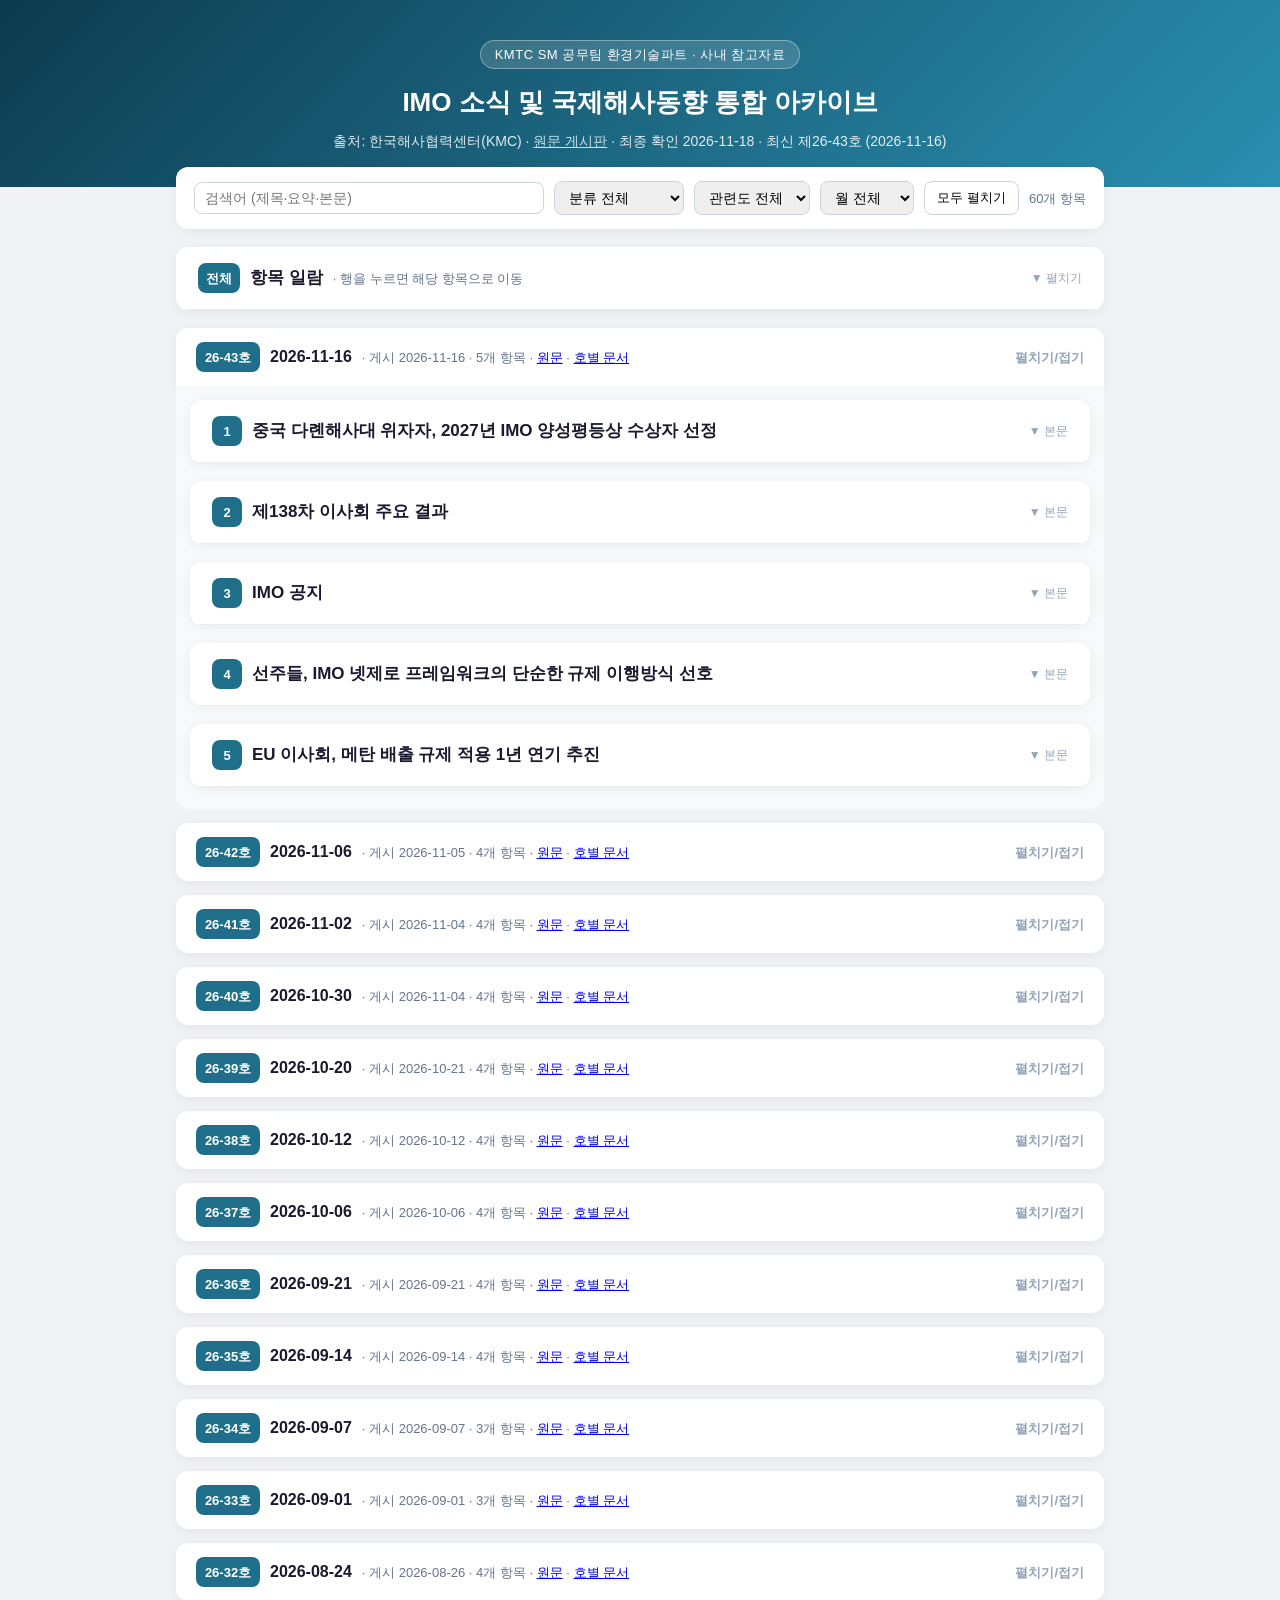
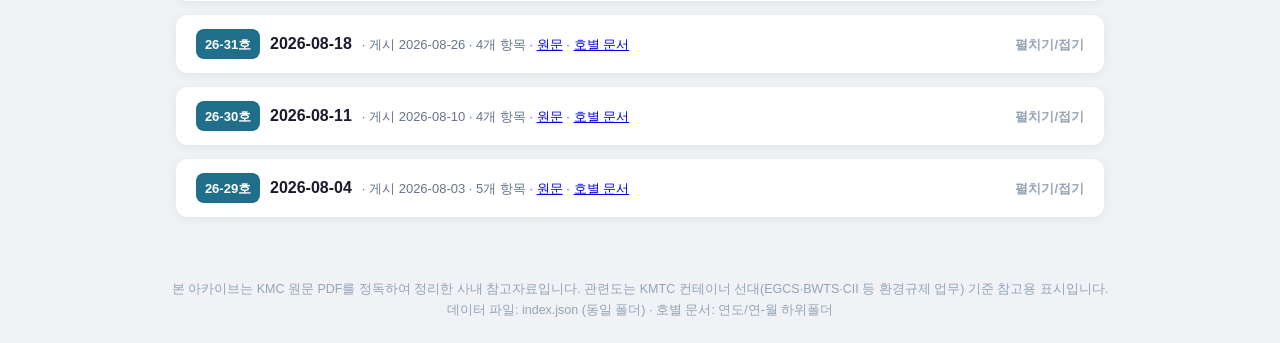
<file: archive/imo/index.html>
<!DOCTYPE html><html lang='ko'><head><meta charset='UTF-8'><meta name='viewport' content='width=device-width,initial-scale=1'>
<title>IMO 소식 및 국제해사동향 통합 아카이브</title><style>
* { box-sizing: border-box; }
body { margin:0; font-family:'Malgun Gothic','맑은 고딕',sans-serif; background:#f0f2f5; color:#1a1a2e;
       line-height:1.65; word-break:keep-all; overflow-wrap:break-word; }
.hero { background:linear-gradient(135deg,#0d3b4f 0%,#1F6F8B 60%,#2a8fb0 100%); color:#fff; padding:40px 24px 34px; text-align:center; }
.hero .badge { display:inline-block; background:rgba(255,255,255,.15); border:1px solid rgba(255,255,255,.35); border-radius:20px; padding:3px 14px; font-size:13px; margin-bottom:12px; letter-spacing:.5px; }
.hero h1 { margin:0 0 6px; font-size:26px; font-weight:700; text-align:center; }
.hero .sub { font-size:14px; opacity:.88; }
.hero .sub a { color:#dff3fa; }
.container { max-width:960px; margin:-20px auto 40px; padding:0 16px; }
.card { background:#fff; border-radius:12px; box-shadow:0 2px 12px rgba(0,0,0,.06); margin-bottom:18px; overflow:hidden; }
.card-header { display:flex; align-items:center; gap:10px; padding:16px 22px; font-size:17px; font-weight:700; border-bottom:1px solid #e8ecf1; }
.card-header .num { display:inline-flex; align-items:center; justify-content:center; min-width:30px; height:30px; border-radius:8px; font-size:13px; font-weight:800; color:#fff; padding:0 8px; flex-shrink:0; background:#1F6F8B; }
.card-body { padding:18px 22px 22px; }
h2 { font-size:18px; color:#1F6F8B; margin:22px 0 10px; text-align:left; }
h3 { font-size:16px; color:#0d3b4f; margin:18px 0 6px; text-align:left; }
.src { font-size:12.5px; color:#64748b; margin-bottom:8px; }
.tag { display:inline-block; padding:1px 9px; border-radius:11px; font-size:11.5px; font-weight:600; color:#fff; margin-right:4px; vertical-align:middle; }
.brief { background:#eef6f8; border-left:4px solid #1F6F8B; padding:10px 14px; border-radius:0 8px 8px 0; margin:8px 0 10px; font-size:14px; }
ul { margin:6px 0 6px 20px; padding:0; }
li { margin:4px 0; font-size:14.5px; }
li.d1 { list-style:'▸ '; color:#334155; font-size:14px; margin-left:18px; }
li.d2 { list-style:'· '; color:#475569; font-size:13.5px; margin-left:36px; }
li.note { list-style:none; color:#64748b; font-size:12.5px; margin-left:4px; }
.grp { font-weight:700; color:#0d3b4f; font-size:14px; margin:10px 0 2px; }
table { width:100%; border-collapse:collapse; margin:12px 0; font-size:14px; table-layout:fixed; }
th { background:#1F6F8B; color:#fff; padding:8px 10px; text-align:center; font-weight:600; border:1px solid #ccc; }
td { padding:6px 10px; border:1px solid #ccc; vertical-align:middle; }
tr:nth-child(even) td { background:#f2f2f2; }
.footer { text-align:center; padding:22px; font-size:12.5px; color:#94a3b8; }
.footer a { color:#1F6F8B; }
@media (max-width:640px){ .hero h1{font-size:21px;} .card-header{font-size:15px;padding:13px 15px;} .card-body{padding:14px;} }

.toolbar { background:#fff; border-radius:12px; box-shadow:0 2px 12px rgba(0,0,0,.06); padding:14px 18px; margin-bottom:18px; display:flex; flex-wrap:wrap; gap:10px; align-items:center; }
.toolbar input, .toolbar select { font-family:inherit; font-size:14px; padding:7px 10px; border:1px solid #cbd5e1; border-radius:8px; }
.toolbar input { flex:1; min-width:220px; }
.toolbar .cnt { font-size:13px; color:#64748b; margin-left:auto; }
.issue { margin-bottom:14px; }
.issue > summary { cursor:pointer; list-style:none; background:#fff; border-radius:12px; box-shadow:0 2px 12px rgba(0,0,0,.06); padding:14px 20px; font-weight:700; font-size:16px; display:flex; align-items:center; gap:10px; }
.issue > summary::-webkit-details-marker { display:none; }
.issue > summary .num { display:inline-flex; align-items:center; justify-content:center; min-width:64px; height:30px; border-radius:8px; font-size:13px; font-weight:800; color:#fff; padding:0 8px; background:#1F6F8B; }
.issue > summary .meta { font-weight:400; font-size:13px; color:#64748b; }
.issue > summary .arrow { margin-left:auto; color:#94a3b8; font-size:13px; }
.issue[open] > summary { border-radius:12px 12px 0 0; }
.issue .inner { background:#f7f9fb; border-radius:0 0 12px 12px; padding:14px 14px 4px; }
.hidden { display:none !important; }
.itemhead { cursor:pointer; }
.itemhead .arrow { margin-left:auto; color:#94a3b8; font-size:12px; font-weight:400; }
.ovtbl td:nth-child(1), .ovtbl td:nth-child(2), .ovtbl td:nth-child(5) { text-align:center; }
.ovtbl tbody tr { cursor:pointer; } .ovtbl tbody tr:hover td { background:#e6f2f6 !important; }
.flash { box-shadow:0 0 0 3px #1F6F8B !important; transition:box-shadow .3s; }
</style></head><body>
<div class='hero'><div class='badge'>KMTC SM 공무팀 환경기술파트 · 사내 참고자료</div><h1>IMO 소식 및 국제해사동향 통합 아카이브</h1>
<div class='sub'>출처: 한국해사협력센터(KMC) · <a href='https://www.imokorea.org/board/board.asp?B_ID=Inter_Maritime' target='_blank'>원문 게시판</a> · 최종 확인 <span id='lastchk'></span> · 최신 <span id='latest'></span></div></div>
<div class='container'>
<div class='toolbar'>
 <input id='q' type='search' placeholder='검색어 (제목·요약·본문)'>
 <select id='cat'><option value=''>분류 전체</option></select>
 <select id='rel'><option value=''>관련도 전체</option><option value='상'>상</option><option value='중'>중</option><option value='하'>하</option></select>
 <select id='mon'><option value=''>월 전체</option></select>
 <button id='expand' style='font-family:inherit;font-size:13px;padding:7px 12px;border:1px solid #cbd5e1;border-radius:8px;background:#fff;cursor:pointer'>모두 펼치기</button>
 <span class='cnt' id='cnt'></span>
</div>
<div class='card'><div class='card-header itemhead' id='ovhead' onclick='toggleOv()'><span class='num'>전체</span>항목 일람 <span class='meta' style='font-weight:400;font-size:13px;color:#64748b'>· 행을 누르면 해당 항목으로 이동</span><span class='arrow' id='ovarrow'>▼ 펼치기</span></div><div class='card-body hidden' id='ovbody-wrap' style='overflow-x:auto'>
<table class='ovtbl'><colgroup><col style='width:9%'><col style='width:11%'><col style='width:48%'><col style='width:20%'><col style='width:12%'></colgroup>
<tr><th>호</th><th>발행일</th><th>제목</th><th>분류</th><th>관련도</th></tr><tbody id='ovbody'></tbody></table></div></div>
<div id='list'></div>
</div>
<div class='footer'>본 아카이브는 KMC 원문 PDF를 정독하여 정리한 사내 참고자료입니다. 관련도는 KMTC 컨테이너 선대(EGCS·BWTS·CII 등 환경규제 업무) 기준 참고용 표시입니다.<br>데이터 파일: index.json (동일 폴더) · 호별 문서: 연도/연-월 하위폴더</div>
<script>
const DATA = [{"id": "26-29", "seq": 29, "issue_date": "2026-08-04", "posted": "2026-08-03", "board_no": 681, "url": "https://www.imokorea.org/board/board.asp?B_ID=Inter_Maritime&ty=view&page=1&bandstart=1&findtype=&findstr=&idx=5734&ii=681", "pdf": "(26-29호) IMO소식 및 국제해사동향.F.pdf", "pages": 8, "file": "2026/2026-08/IMO소식_26-29호_20260804.html", "items": [{"section": "IMO 소식", "title": "IMO, 해상연료 공급망 추적체계 전문가 워크숍 개최", "source": "IMO Media Centre, '26.7.24.", "category": "탈탄소", "relevance": "중", "brief": "7.15 Chain of Custody(물리적 분리·질량균형·Book&Claim) 워크숍. IMO LCA/SFCS 지침 개발에 반영.", "groups": [{"label": "", "bullets": [{"d": 0, "t": "IMO는 MEPC 84의 요청에 따라 7월 15일 IMO 본부에서 대면·온라인 병행 방식으로 지속가능 해상연료 인증체계 마련을 위한 공급망 추적(Chain of Custody) 모델 전문가 워크숍을 개최함"}, {"d": 1, "t": "이번 워크숍은 공급망 추적 모델(물리적 분리, 질량균형, Book and Claim)에 대한 이해를 높이고 IMO 생애주기평가(LCA) 체계에 적용하는 방안을 논의하기 위해 마련됨"}, {"d": 0, "t": "IMO는 연료 공급망 전 과정의 추적성과 투명성 확보를 지속가능 해상연료 인증지침(SFCS, Sustainable Fuel Certification Scheme)의 핵심 원칙으로 제시함"}, {"d": 1, "t": "IMO LCA 체계는 지속가능 해상연료 인증체계 지침(SFCS) 개발을 포함하고 있으며, 연료의 Well-to-Tank(WtT) 온실가스 배출량 산정 시 공급망 추적체계를 반영해 연료의 지속가능성 특성을 검증하고 투명성을 확보하여 이중 계산을 방지하도록 규정하고 있음"}, {"d": 0, "t": "전문가들은 타 산업의 공급망 추적 운영 경험을 IMO 지침 개발에 활용할 필요성을 강조함"}, {"d": 1, "t": "참석 전문가들은 특히 질량균형(Mass Balance) 방식의 활용 경험과 제도 간 정합성 확보의 중요성을 공유했으며, 이번 워크숍에서 논의된 정보와 의견은 IMO LCA 지침과 지속가능 해상연료 인증체계 지침(SFCS)의 추가 개발에 활용될 예정이라고 설명함"}]}]}, {"section": "IMO 소식", "title": "제12차 IMO 협약이행 전문위원회(III 12) 주요 논의 결과", "source": "", "category": "PSC", "relevance": "상", "brief": "7.20~24 III 12: PSC 절차서에 28개 협약 개정 반영, HSSC 검사지침 개정안 MSC 112 승인 요청(도선사 승강장치 반영), ISM Code 이행지침 전면개정 CG(~'28), CI Code 개정 CG.", "groups": [{"label": "", "bullets": [{"d": 0, "t": "2026년 7월 20일부터 24일까지 IMO 본부에서 제12차 IMO 협약이행 전문위원회(III 12)가 개최되었으며, 의제 목록과 주요 논의사항 및 결과는 아래와 같음"}, {"d": 0, "t": "의제: 1 의제의 채택 / 2 다른 IMO 회의의 결정사항 / 3 항만수용시설 부족에 관한 보고서의 검토 및 분석 / 4 MSI 보고서 분석에 따른 교훈 및 안전 문제 / 5 CI Code 및 이행 지침 검토 / 6 PSC 활동과 절차의 조화로운 시행 / 7 PSC 신입직 교육훈련 매뉴얼 개발 / 8 정보 분석을 통해 확인된 IMO 규정 이행 관련 문제 / 9 통합감사요약보고서 분석 / 10 HSSC 최신 검사 지침 / 11 III Code 관련 규정의 의무사항에 대한 개략적인 목록 / 12 ISM Code 이행 지침의 전면 개정 / 13 IMO의 안전, 보안 및 환경관련 협약 조항의 통일 해석 / 14 UN 과의 협력 - 소형어선 점검 지침 및 체크리스트 초안 검토 / 15 격년회의 및 차기회의 잠정의제 / 16 '27년 차기 의장 및 부의장 선출 / 17 기타사항 / 18 결과 보고"}, {"d": 0, "t": "〈의제 4. 해양사고 조사보고서 분석에 따른 교훈 및 안전 문제〉 전문위원회는 IMO 홈페이지에 해양사고 조사보고서 분석 결과의 공개를 결정하고, 고압식 실린더의 위험성을 알리기 위한 회람문서를 발행함. 또한 사고 분석 결과 및 예방 교훈의 가시성 향상과 접근성 제고를 위해, 주요 SNS(X, LinkedIn 등)로 공개 채널을 확대하기로 결정함"}, {"d": 1, "t": "향후 SNS 특성을 반영한 콘텐츠 형식 논의를 위한 회기간 실무작업반(CG) 개설 예정임"}, {"d": 0, "t": "〈의제 5. CI Code 및 이행 지침 검토〉 전문위원회는 해양사고 조사 규정(CI code) 개정을 위해 회기중 작업반에 이어 회기간 실무작업반(CG)을 개설하고 지속 논의를 결정함(우리나라, 호주 등 11개국 공동 제출 문서)"}, {"d": 1, "t": "* 중대 해양사고의 경우, 발생일로부터 12개월 이내 최종 조사보고서 미발행 시 예비보고서 발행 의무 및 매년 중간성명서(최종 조사보고서 발행 전까지) 발행 의무 신설 등"}, {"d": 0, "t": "〈의제 6. 항만국통제(PSC) 활동과 절차의 조화로운 시행〉 전문위원회는 선박의 기계설비 및 유지보수 점검에 대한 항만국통제관(PSCO) 지침서 개발 제안 관련, 추가 검토 필요성이 제기됨에 따라 CG를 개설하여 지속 논의하기로 결정함"}, {"d": 1, "t": "* 점검 절차 항목의 높은 기술적 구체성을 고려하여 지침보다 교육훈련 매뉴얼로 활용하는 것이 적합"}, {"d": 1, "t": "IMO PSC 절차서에 최근 국제협약 제·개정 사항(선박 검사 및 증서 조화규정(HSSC, Harmonized System of Survey and Certification)에 따른 검사지침(A.1207(34)), 밀폐공간 출입에 관한 개정 권고안(MSC.581(110)) 등 28개 협약)을 반영하기로 결정함"}, {"d": 0, "t": "〈의제 7. 신규 항만국통제관(PSCO) 교육훈련 매뉴얼 개발〉 중국이 제8차 III('22.7.)에서 제출한 '신규 PSCO 교육훈련 매뉴얼' 승인 계획이 결정되었으며, 지역별 항만국통제 협의체(PSC MoU)와 중국이 협력하여 제13차 III에 개정안 제출 예정임"}, {"d": 0, "t": "〈의제 9. 통합감사요약보고서 분석〉 전문위원회는 통합감사요약보고서('11~'24) 분석 결과에 대해 차기 위원회(MSC 112, MEPC 85) 검토 승인 및 이사회(C 139) 보고를 요청함"}, {"d": 1, "t": "* SOLAS·MARPOL·STCW 등 IMSAS(IMO Member States Audit Scheme) 주요 국제협약의 반복 지적사항은 각 회원국의 이행 집행체계 미흡이며, 특히 협약의 국내 법제화 지연이 근본 원인으로 도출됨"}, {"d": 1, "t": "IMSAS 반복 지적사항에 대한 교육 프로그램 마련 및 기술지원 필요성 검토를 TC 77에 회부할 예정"}, {"d": 1, "t": "우리나라가 제안한 결함 분류법의 대조표 마련, 회원국감사 1차·2차 주기 분석 방법론 개선(ITCP 새 테마 접근방식, 1차 주기 분석 데이터와 연속성 유지 등)을 사무국에 요청"}, {"d": 0, "t": "〈의제 10. 선박검사 및 증서 조화규정에 따른 검사지침 개정〉 선박검사 및 증서 조화규정(HSSC) 검사지침 개정안을 MSC 112에 승인 요청함"}, {"d": 1, "t": "'원격검사 체크리스트'(가능/조건부/불가로 가능여부 분류·판단) 신설은 CG에서 추가 검토"}, {"d": 1, "t": "'검사지침'에 도선사 승강장치 성능기준 개정사항(현장 통신수단 구비, 선원 친숙화 교육 등) 반영"}, {"d": 0, "t": "〈의제 12. ISM Code 이행 지침의 전면개정〉 ISM Code 이행지침 개정안의 주요 문구 및 개정범위에 대해 회기중 작업반에서 추가 검토 필요성이 제기됨에 따라 CG를 개설하여 지속 논의(~'28년)하기로 결정함"}, {"d": 0, "t": "〈의제 14. UN과 협력, 소형어선 점검 지침 및 체크리스트 초안 검토〉 12m 미만 소형어선 점검 지침을 확정하고 MSC 112에 승인 요청함"}, {"d": 1, "t": "* 케이프타운 협정(24미터 이상 어선 대상) 미적용 소형어선의 안전강화를 위해 UN FAO(유엔식량농업기구)와 IMO가 공동 개발한 자발적 점검 지침(권고사항)"}]}]}, {"section": "IMO 소식", "title": "IMO 공지", "source": "", "category": "IMO 공지", "relevance": "하", "brief": "ACT-BIOFOULING 참여국 모집(CL.5231)·2026 국제해사상 후보 추천(CL.5283)·WMU 석사과정 장학 추천(CL.5297), IMO 시상식 개최 안내(CL.5292), IMSAS 1주기 감사결과 공개(CL.5299)·MSW 실태조사 기한연장(CL.5243), 우크라이나·멕시코 항행제한 통보(CL.5304·5305), 런던협약·의정서 과학그룹 회의(LC/SG 50) 개최안내(CL.5298) 등 제26-40~43호 사무국·기타 공지.", "groups": [{"label": "", "bullets": []}, {"label": "회의 및 사무국 공지", "bullets": [{"d": 0, "t": "(사무국) 제5차 IMO GHG 연구 조정위원회 구성 안내 (CL.5247, '26.7.24.)"}, {"d": 1, "t": "IMO 사무총장은 MEPC 84 결정에 따라 제5차 IMO GHG 연구 수행을 총괄할 조정위원회(Steering Committee) 구성을 완료하고 회원국 명단을 회람함"}, {"d": 1, "t": "조정위원회는 배출량 모델링 전문가 추천 절차를 거쳐 대한민국을 포함한 아르헨티나, 캐나다, 칠레, 중국, 덴마크, 이집트, 핀란드, 네덜란드, 노르웨이, 사우디아라비아, 싱가포르, 남아프리카공화국, 튀르키예, UAE 및 영국 등 16개 회원국으로 구성됨"}, {"d": 1, "t": "MEPC 부의장인 싱가포르 Hanqiang Tan이 조정위원회 업무를 총괄하며, 동 조정위원회의 첫 회의는 '26.9월 원격회의 방식으로 개최될 예정임"}]}, {"label": "기타 공지", "bullets": [{"d": 0, "t": "(카자흐스탄) 흑해 민간선박 공격 관련 입장 통보 (CL.5249, '26.7.22.)"}, {"d": 1, "t": "카자흐스탄 정부가 흑해에서 카스피 송유관 컨소시엄(CPC)의 원유 수송에 종사하던 민간 선박에 대한 무인기(UAV) 공격을 규탄하는 공식 입장을 IMO에 제출하고 회원국 대상 회람을 요청함"}, {"d": 1, "t": "당국은 해당 공격이 국제무역과 에너지 공급망의 안정성을 훼손하는 행위라고 주장하며, 공격의 즉각 중단과 항행의 자유 및 국제법 준수, 국제 운송 물류 에너지 수송망의 안전 보장을 촉구함"}, {"d": 1, "t": "* Caspian Pipeline Consortium: 카자흐스탄산 원유를 흑해 연안 터미널까지 수송하는 국제 송유관 운영 컨소시엄"}]}]}, {"section": "국제해사동향", "title": "eLoran, GNSS 교란 대응 대안으로 제시", "source": "The Maritime Executive, '26.7.22.", "category": "항해·안전", "relevance": "중", "brief": "중동 해역 GNSS 재밍·스푸핑 빈발(MSC ANTONIA 좌초 등). eLoran(100kHz, ~10m 정확도) 보완항법 제안, IMO 성능기준 미비 지적.", "groups": [{"label": "", "bullets": [{"d": 0, "t": "최근 GNSS 교란이 빈발하는 해역에서 eLoran을 상용의 해운 보완 항법체계로 활용할 필요성을 제기함"}, {"d": 1, "t": "Overlook Systems Technologies의 수석 시스템 엔지니어 Victor Tasiemski는 최근 페르시아만, 호르무즈 해협, 홍해 및 오만만에서 GNSS 재밍과 스푸핑이 지속적으로 발생하면서 상선의 위치·항법·시각(PNT) 기능이 영향을 받고 있다고 설명함"}, {"d": 1, "t": "또한 2025년 홍해에서 발생한 MSC ANTONIA호 좌초와 2025년 오만만에서 발생한 FRONT EAGLE호와 ADALYNN호 충돌 사례를 GNSS 교란과 관련된 사례로 소개함"}, {"d": 1, "t": "JMIC도 2025년 11월부터 2026년 4월까지 해당 해역의 전자기 간섭(EMI)과 해상사고를 지속적으로 모니터링하고 있다고 설명함"}, {"d": 1, "t": "* Enhanced Loran: 지상 송신국의 저주파 신호를 이용해 위치·항법·시각(PNT) 정보를 제공하는 항법체계로, GNSS 장애 발생 시 대체 또는 보완 수단으로 활용되는 기술임 / ** Joint Maritime Information Center: 중동 해역의 상선 대상 위협과 해상보안 정보를 수집·분석·공유하는 다국적 해양정보공유센터로, 연합해군사령부 등 국제 해양안보 협력체계와 연계해 운영됨"}, {"d": 0, "t": "IMO의 성능기준과 관련해서는 eLoran을 PNT 센서로 인정하고 있으나, 최신 운항환경을 반영한 성능기준은 아직 마련되지 않았다고 지적함"}, {"d": 1, "t": "현재 IMO의 GNSS 성능기준은 재밍과 스푸핑이 일반화되기 이전에 제정된 기준이며, eLoran 수신기에 대한 최신 성능기준도 마련되지 않았다고 설명함"}, {"d": 1, "t": "이에 따라 GNSS와 eLoran 수신기 모두에 대해 전파교란 환경을 반영한 새로운 성능기준 개발이 필요하다고 주장함"}, {"d": 0, "t": "국가별 차원에서는 영국, 사우디아라비아 등의 eLoran 인프라가 상용 해운의 보완 항법체계 구축에 활용될 수 있다고 설명함"}, {"d": 1, "t": "영국은 Chain Odyssey와 Urgent Compass 사업을 추진하고 IMO NCSR 13에 관련 정보를 제출했다고 소개함"}, {"d": 1, "t": "사우디아라비아는 4개의 eLoran 송신소를 운영하며 페르시아만, 홍해 및 오만만을 포괄하는 신호 제공 기반을 구축했다고 소개함"}, {"d": 0, "t": "기술적 측면에서는 eLoran이 기존 기술과 상용 장비를 활용해 단기간 내 상용 해운에 적용 가능한 보완 항법체계로 평가됨"}, {"d": 1, "t": "eLoran은 약 10m 이하의 위치 정확도를 제공하고 100kHz 저주파 신호를 이용해 GNSS보다 재밍과 스푸핑에 대한 저항성이 높은 특성을 갖는다고 설명함"}, {"d": 1, "t": "또한 상용 수신기가 이미 공급되고 있어 정부, 산업계 및 국제표준기구 간 협력을 통해 수개월 내 해운 분야에 상용으로 적용할 수 있다고 주장함"}]}]}, {"section": "국제해사동향", "title": "영국 CCS 사업, 해저 임대계약 체결", "source": "Offshore Energy, '26.7.27.", "category": "에너지", "relevance": "하", "brief": "Liverpool Bay CCS, 기존 석유가스 인프라 재활용 영국 최초 CCS. 1단계 연 450만톤→2030년 이후 1,000만톤, 2028년 주입 개시.", "groups": [{"label": "", "bullets": [{"d": 0, "t": "영국 리버풀베이 CCS(Liverpool Bay CCS) 사업이 기존 석유·가스 인프라를 재활용하는 영국 최초의 탄소포집·저장(CCS) 사업으로 해저 임대계약을 체결함"}, {"d": 1, "t": "리버풀베이 CCS는 영국 해저 관리기관인 크라운 에스테이트(The Crown Estate)와 CO₂ 수송·저장 사업을 위한 해저 임대계약을 체결했으며, 기존 인프라를 재활용하는 영국 최초의 CCS 사업으로 추진됨"}, {"d": 1, "t": "* 영국 왕실 소유의 해저와 해상 부지를 관리하며 해상풍력, CCS 등 해양 개발사업의 임대계약을 담당하는 공공기관"}, {"d": 0, "t": "리버풀베이 CCS 사업은 기존 해양 인프라를 활용해 잉글랜드 북서부와 북웨일스 산업단지의 CO₂를 해상 저장소로 수송·저장할 계획임"}, {"d": 1, "t": "HyNet 클러스터의 핵심 기반시설로 운영되며, 잉글랜드 북서부와 북웨일스의 CO₂ 포집시설에서 회수된 CO₂를 신규 및 기존 인프라를 통해 고갈된 해상 천연가스 저류층에 영구 저장할 예정임"}, {"d": 1, "t": "또한 기존 파이프라인 75마일 이상, 해양구조물 3기 및 육상 처리시설을 재활용하고, 산업시설과 수송망을 연결하기 위해 신규 파이프라인 21마일을 추가 건설할 계획임"}, {"d": 1, "t": "* 영국 잉글랜드 북서부와 북웨일스를 대상으로 산업부문의 CCS와 저탄소 수소 생산을 통합 추진하는 탄소포집·활용·저장(CCUS) 산업클러스터임"}, {"d": 0, "t": "사업 1단계는 연간 450만 톤의 CO₂ 저장능력을 확보하고 2030년 이후 연간 1,000만 톤까지 확대를 목표로 하며 최초 CO₂ 주입은 HyNet 클러스터 일정에 맞춰 2028년 시작될 예정임"}, {"d": 1, "t": "사업 운영기간 동안 총 1억900만 톤의 CO₂를 저장할 것으로 예상되며, 건설 과정에서 약 2,000개의 일자리를 창출하고 약 20억 파운드 규모의 공급망 투자를 유도할 것으로 전망됨"}, {"d": 0, "t": "HyNet 클러스터는 2021년 영국 정부의 Track-1 CCUS 클러스터로 선정된 이후 사업 추진 절차를 단계적으로 진행하고 있음"}, {"d": 1, "t": "리버풀베이 CCS 사업은 2024년 8월 크라운 에스테이트로부터 임대계약 예정통지를 받은 뒤 2025년 4월 금융종결(Financial Close)을 완료했으며, 현재 건설 단계가 진행 중임"}, {"d": 1, "t": "또한 Saipem은 CO₂ 압축설비 EPC, Rosetti Marino는 저장 플랫폼 4기의 EPC, Corinth Pipeworks는 강관 공급, JDR Cable Systems는 약 100km 규모의 33kV 해저케이블 공급을 각각 수행할 예정임"}]}]}]}, {"id": "26-30", "seq": 30, "issue_date": "2026-08-11", "posted": "2026-08-10", "board_no": 682, "url": "https://www.imokorea.org/board/board.asp?B_ID=Inter_Maritime&ty=view&page=1&bandstart=1&findtype=&findstr=&idx=5735&ii=682", "pdf": "(26-30호) IMO소식 및 국제해사동향.F.pdf", "pages": 7, "file": "2026/2026-08/IMO소식_26-30호_20260811.html", "items": [{"section": "IMO 소식", "title": "IMO, 회원국 감사제도 1차 감사주기 완료", "source": "IMO Media Centre, '26.7.29.", "category": "IMO 제도", "relevance": "하", "brief": "IMSAS 1차 주기 168개국(94%) 완료. 2027.7월부터 개정 IMSAS·상시모니터링(ICMM) 기반 2차 주기 시행.", "groups": [{"label": "", "bullets": [{"d": 0, "t": "IMO는 2016년 의무화된 회원국 감사제도(IMSAS)에 따라 168개 회원국에 대한 첫 번째 글로벌 감사를 완료했다고 발표함"}, {"d": 1, "t": "이번 감사는 회원국의 IMO 협약 이행 및 집행 상태를 평가하기 위해 실시됐으며, 전체 IMO 회원국의 약 94%가 감사를 받아 글로벌 해사 거버넌스에 대한 가장 광범위한 공동 평가 가운데 하나를 구성했다고 설명함"}, {"d": 1, "t": "* IMO Member State Audit Scheme: 회원국이 IMO 협약과 의무를 효과적으로 이행·집행하고 있는지를 평가하기 위해 시행되는 IMO의 의무 감사제도로, 2016년부터 모든 회원국을 대상으로 의무 적용되고 있음"}, {"d": 0, "t": "1차 감사 결과는 회원국의 협약 이행 취약 분야를 파악하고 기술협력 지원 방향을 설정하는 근거로 활용됨"}, {"d": 1, "t": "감사 결과, 시정조치계획(CAP)과 통합감사보고서(CASR) 분석을 통해 반복적으로 나타나는 문제와 근본 원인이 확인됐으며, IMO는 이를 바탕으로 회원국의 제도적 공백 해소와 시정조치 이행을 지원하는 맞춤형 기술협력을 추진할 계획이라고 설명함"}, {"d": 1, "t": "또한 IMSAS 결과는 IMO 역량개발전략(Capacity-Development Strategy)에 따른 주제별 기술협력사업 수립에도 활용될 예정임"}, {"d": 0, "t": "IMO는 2027년부터 위험기반·데이터 기반 접근을 강화한 제2차 감사주기를 시행할 예정임"}, {"d": 1, "t": "제2차 감사는 2027년 7월 개정된 IMSAS 체계와 절차에 따라 시작되며, 새로운 지속 모니터링 메커니즘(ICMM)을 도입해 상시 모니터링, 감사 우선순위 설정 및 감사 결과와 역량개발·기술협력 간 연계를 강화할 계획이라고 설명함"}, {"d": 1, "t": "* IMSAS Continuous Monitoring Mechanism: 제2차 IMSAS 감사주기부터 도입되는 상시 모니터링 체계로, 위험기반·데이터 기반 접근을 통해 감사 우선순위 설정과 기술협력 연계를 지원하는 제도임"}, {"d": 0, "t": "IMO는 회원국과 정부 지명 감사원의 참여가 제도운영의 핵심이라고 평가하며 감사원 후보 추천을 지속 요청함"}, {"d": 1, "t": "IMO는 첫 번째 감사주기 완료가 회원국의 IMO 협약 이행에 대한 지속적인 의지를 보여주는 사례라고 평가했으며, 특히 여성과 청년 전문가를 포함한 자격을 갖춘 감사원 후보를 지속적으로 추천해 줄 것을 회원국에 요청함"}]}]}, {"section": "IMO 소식", "title": "IMO 공지", "source": "", "category": "IMO 공지", "relevance": "하", "brief": "ACT-BIOFOULING 참여국 모집(CL.5231)·2026 국제해사상 후보 추천(CL.5283)·WMU 석사과정 장학 추천(CL.5297), IMO 시상식 개최 안내(CL.5292), IMSAS 1주기 감사결과 공개(CL.5299)·MSW 실태조사 기한연장(CL.5243), 우크라이나·멕시코 항행제한 통보(CL.5304·5305), 런던협약·의정서 과학그룹 회의(LC/SG 50) 개최안내(CL.5298) 등 제26-40~43호 사무국·기타 공지.", "groups": [{"label": "", "bullets": []}, {"label": "회의 및 사무국 공지", "bullets": [{"d": 0, "t": "(사무국) 제112차 해사안전위원회(MSC 112) 개최 안내 (CL.5240, '26.7.20.)"}, {"d": 1, "t": "제112차 해사안전위원회(MSC 112)가 '26.12.14.~18. 영국 런던 IMO 본부에서 하이브리드 방식으로 개최될 예정이며, SOLAS 비당사국도 강제협약 개정안 채택 심의에 참여하도록 초청함"}, {"d": 1, "t": "주요 의제로 SOLAS 협약, IGC Code, IGF Code 및 검사용 접근수단 기술규정 개정안 채택, 자율운항선박(MASS), 대체연료·신기술 선박 안전규제, 해사보안, 해적행위, 전문위원회 보고서 검토 등이 포함되며, MASS, 대체연료 안전규제, GBS, LSA Code 및 강제협약 개정 관련 작업반 구성이 검토될 예정임"}, {"d": 1, "t": "* Goal-Based Standards: 선박의 설계·건조 시 충족해야 할 목표기반 안전기준 / ** Life-Saving Appliances Code: 선박 구명설비의 성능 및 설치기준을 규정한 국제기준"}, {"d": 0, "t": "(사무국) 제13차 선박시스템·설비 전문위원회(SSE 13) 개최 안내 (CL.5229, '26.7.22.)"}, {"d": 1, "t": "제13차 선박시스템·설비 전문위원회(SSE 13)가 '27.3.15.~19. 영국 런던 IMO 본부에서 하이브리드 방식으로 개최될 예정임"}, {"d": 1, "t": "주요 의제로 SOLAS 제II-2장 및 LSA Code 개정, 대체연료·신기술 선박의 GHG 안전규제 개발, 신에너지 차량 운반선 화재위험 저감, 컨테이너선 화재 대응기준, 불소계 소화약제 사용 제한 및 LSA Code 점수복 성능기준 개정 등이 포함되며, 구명설비·화재방호·GHG 안전 분야 작업반 구성이 검토될 예정임"}, {"d": 0, "t": "(사무국) 제33차 ICAO/IMO 항공·해상 수색구조 공동작업반 개최 안내 (CL.5241, '26.7.27.)"}, {"d": 1, "t": "제33차 ICAO/IMO 항공·해상 수색구조 공동작업반(JWG 33) 회의가 '26.11.9.~13. 스웨덴 말뫼에서 영어 단일언어 대면 방식으로 개최될 예정이며, IMO와 ICAO 회원국의 수색·구조 전문가가 참석할 예정임"}, {"d": 1, "t": "주요 의제로 IAMSAR Manual 개정, 해상·항공 SAR 계획 및 절차 조화, 대량구조(Mass Rescue Operations), LRIT·GMDSS·GADSS 운영, RCC/RSC 운영기준, SAR 통신체계, 인력 교육훈련 및 국제 기술협력 등이 논의될 예정임"}, {"d": 1, "t": "* IAMSAR Manual: IMO·ICAO 공동 「국제 항공·해상 수색구조 매뉴얼」 / ** Global Aeronautical Distress and Safety System: 항공기 조난 추적 및 구조 지원을 위한 글로벌 항공안전통신체계 / *** Rescue Coordination Centre / Rescue Sub-Centre: 수색·구조조정센터 / 지역 수색·구조조정센터"}]}, {"label": "기타 공지", "bullets": [{"d": 0, "t": "(우크라이나) 흑해 러시아 항만 입출항 선박 관련 입장 통보 (CL.5252, '26.7.29.)"}, {"d": 1, "t": "우크라이나 정부가 러시아 항만을 오가는 외국 선박에 대한 위험과 관련한 외교부 성명을 IMO에 제출하고 회원국 등에 회람을 요청함"}, {"d": 1, "t": "당국은 러시아가 흑해 민간 화물선과 우크라이나 항만 기반시설을 공격하고 있으며, 러시아의 흑해 배타적경제수역 항행위험 경고가 러시아 항만 입출항 선박을 겨냥한 추가 도발을 시사할 수 있다고 주장함"}, {"d": 1, "t": "해운회사들이 흑해 러시아 항만 운항을 일시 중단할 것을 촉구하는 한편, 우크라이나는 유엔헌장 제51조에 따른 자위권을 행사하여 항만과 해상교통로를 보호할 것이라고 밝힘"}]}]}, {"section": "국제해사동향", "title": "ABS, 암모니아 연료 안전관리 통합 접근법 제시", "source": "The Maritime Executive, '25.7.31.", "category": "대체연료·안전", "relevance": "하", "brief": "ABS: STCW 개정·재교육, HAZID/HAZOP+CFD+에이전트 기반 확률 위험분석을 결합한 통합 안전관리 제안.", "groups": [{"label": "", "bullets": [{"d": 0, "t": "미국선급협회(ABS)는 암모니아 연료의 안전한 도입을 위해 위험성 평가부터 비상대응까지 포괄하는 통합 안전관리체계의 필요성을 제시함"}, {"d": 1, "t": "ABS는 암모니아가 탄소를 배출하지 않는 연소 특성과 확장 가능성을 바탕으로 탄소중립 달성을 위한 유력한 연료로 평가받고 있으나, 독성·가연성·부식성과 같은 안전 문제를 해결하는 것이 상용화의 핵심 과제라고 설명함"}, {"d": 0, "t": "선원 교육과 국제기준 측면에서는 암모니아의 특성을 반영한 STCW 개정과 전문 교육체계 마련이 필요하다고 설명함"}, {"d": 1, "t": "현재 STCW 협약의 대체연료 교육기준이 LNG 운용 경험을 기반으로 마련돼 있어 암모니아의 독성, 재료 적합성 및 비상대응 절차를 충분히 반영하지 못한다고 설명함"}, {"d": 1, "t": "또한 기존 선원 역량만으로는 암모니아 연료의 고유 위험에 대응하기 어려워 포괄적인 재교육이 필요하다고 강조함"}, {"d": 0, "t": "기술적 측면에서는 HAZID·HAZOP과 CFD 시뮬레이션을 연계한 위험성 평가가 암모니아 안전관리의 핵심 수단으로 제시됨"}, {"d": 1, "t": "HAZID와 HAZOP을 통해 벙커링부터 기관실 비상상황까지 잠재 위험을 식별하고, CFD(전산유체역학) 시뮬레이션으로 암모니아 누출 확산과 증기구름 거동을 분석해 안전설계와 비상대응체계 수립에 활용할 수 있다고 설명함"}, {"d": 1, "t": "또한 실제 훈련은 비용과 안전성 한계가 있는 만큼 시뮬레이션 기술이 이를 효과적으로 보완할 수 있다고 평가함"}, {"d": 1, "t": "* Hazard Identification: 설계·운영 과정에서 발생 가능한 위험요인을 체계적으로 식별하는 위험성 평가기법 / ** Hazard and Operability Study: 설계 의도에서 벗어나는 운전 상태를 분석해 잠재적 위험과 운전성 문제를 평가하는 체계적 위험성 분석기법 / *** Computational Fluid Dynamics: 유체의 흐름과 가스 확산 등을 수치적으로 해석하는 전산유체역학 기법으로, 암모니아 누출 확산 및 비상상황 시뮬레이션에 활용"}, {"d": 0, "t": "ABS는 CFD와 에이전트 기반 위험분석을 결합한 통합 안전관리 접근법이 암모니아 연료의 안전성을 높일 수 있다고 설명함"}, {"d": 1, "t": "CFD 분석 결과와 HAZID·HAZOP 결과, 사람의 행동 특성을 결합한 에이전트 기반 확률론적 위험분석을 통해 다양한 누출 시나리오와 대피 과정을 모의할 수 있다고 설명함"}, {"d": 1, "t": "또한 환경 변화, 자원 가용성, 대응시간 등을 반영한 동적 위험평가를 통해 위험지역 식별, 대피절차 검증 및 비상대응 협력체계 개선이 가능하다고 소개함"}]}]}, {"section": "국제해사동향", "title": "컨테이너선 리튬이온 배터리 운송 규제 공백 지적", "source": "Lloyd's List, '26.7.31.", "category": "컨테이너 안전", "relevance": "상", "brief": "IMDG SP188 면제로 대량 리튬배터리 미신고 문제(노트북 4,200대=전기차 3~4대분). X-Press Godavari 사례. SP936 유사 중량기준 신고 의무화 제안 → 9월 CCC 12 논의.", "groups": [{"label": "", "bullets": [{"d": 0, "t": "다수 회원국과 해운업계는 현행 IMDG Code 특별규정(SP188)의 규제 공백을 해소하기 위한 공동제안서를 IMO 화물 및 컨테이너 운송 전문위원회(CCC)에 제출함"}, {"d": 1, "t": "일정 용량 이하의 리튬이온 배터리는 시험 및 포장요건을 충족할 경우 운송인에 대한 위험물 신고가 면제되는 현행 SP188 규정의 개선 필요성을 제기함"}, {"d": 1, "t": "* Special Provision 188: IMDG Code 특별규정으로, 일정 와트시(Wh) 이하의 리튬이온 배터리가 시험 및 포장요건을 충족할 경우 위험물 신고 의무를 면제하는 규정"}, {"d": 0, "t": "현행 SP188 규정은 대량의 리튬이온 배터리가 적재되더라도 운송인에게 신고되지 않아 화재위험을 사전에 관리하기 어렵다는 지적이 제기됨"}, {"d": 1, "t": "99Wh 배터리가 장착된 노트북 4,200대를 적재한 40피트 컨테이너를 사례로 제시하며, 개별 제품은 SP188 적용 대상이지만 컨테이너 전체 배터리 용량은 전기차 3~4대 수준에 해당함에도 위험물 신고 대상이 아니라고 설명함"}, {"d": 1, "t": "이에 선사는 화재위험 평가, 적재계획 수립 및 비상대응 준비에 필요한 정보를 확보하기 어렵다고 설명함"}, {"d": 0, "t": "또한 X-Press Godavari호 화재를 SP188 규제 공백이 실제 사고로 이어질 수 있는 사례로 제시함"}, {"d": 1, "t": "2020년 벵골만에서 발생한 X-Press Godavari호 화재는 7톤 이상의 리튬이온 배터리가 적재됐음에도 SP188 적용으로 신고되지 않아 선원들이 약 90분간 화재 원인을 파악하지 못하였다고 설명함"}, {"d": 1, "t": "또한 Wan Hai 503호와 Maersk Frankfurt호 화재 사례도 언급하며 리튬이온 배터리 화재의 위험성을 강조함"}, {"d": 0, "t": "해당 제안서는 SP936과 유사한 중량 기준을 적용해 일정 중량 이상의 SP188 적용 리튬이온 배터리 화물도 위험물 신고 대상에 포함하는 방안을 제안하였으며, 이는 2026년 9월 제12차 CCC 회의에서 논의될 예정임"}, {"d": 1, "t": "* Special Provision 936: IMDG Code 특별규정으로, 일정 중량을 초과하는 리튬 배터리 화물에 대해 운송인에게 추가 정보를 제공하도록 하는 중량 기반 정보 제공을 규정"}]}]}]}, {"id": "26-31", "seq": 31, "issue_date": "2026-08-18", "posted": "2026-08-26", "board_no": 683, "url": "https://www.imokorea.org/board/board.asp?B_ID=Inter_Maritime&ty=view&page=1&bandstart=1&findtype=&findstr=&idx=5743&ii=683", "pdf": "(26-31호) IMO소식 및 국제해사동향.F.pdf", "pages": 7, "file": "2026/2026-08/IMO소식_26-31호_20260818.html", "items": [{"section": "IMO 소식", "title": "IMO, 항만국통제 데이터 공유체계 확대", "source": "IMO Media Centre, '26.8.4.", "category": "PSC", "relevance": "중", "brief": "7.21 흑해·카리브해 MoU와 데이터 교환협정 체결(총 8개 MoU). GISIS PSC 모듈·통합 DB(ODB)로 거의 실시간 검사정보 공유 추진.", "groups": [{"label": "", "bullets": [{"d": 0, "t": "IMO는 7월 21일 전 세계 항만국통제(PSC) 검사정보 교환을 강화하기 위해 흑해 및 카리브해 PSC 양해각서(MoU)와 개정 데이터 교환협정을 체결함"}, {"d": 1, "t": "런던 IMO 본부에서 아르세니오 도밍게스 IMO 사무총장과 Onur Turhan 흑해 MoU 사무장, Jodi Munn Barrow 카리브해 MoU 사무장이 협정에 서명했으며, 이 협정에 따라 PSC 검사정보 교환 확대와 IMO 글로벌통합해운정보시스템(GISIS) 내 PSC 모듈의 지속적인 개발을 지원할 예정임"}, {"d": 0, "t": "이번 협정으로 IMO와 개정 데이터 교환협정을 체결한 지역 PSC는 총 8개로 확대됐으며, 추가 협정 체결을 위한 논의도 진행 중임"}, {"d": 1, "t": "IMO는 앞서 Abuja, Indian Ocean, Tokyo, Mediterranean, Paris 및 Riyadh MoU와 유사한 협정을 체결했으며, 현재 Viña del Mar Agreement 및 미국 해안경비대(USCG)와도 협의를 지속하고 있음"}, {"d": 0, "t": "개정된 협정을 통해 전 세계 PSC 검사자료를 보다 포괄적이고 일관되게 공유하기 위한 PSC 통합 데이터베이스(ODB) 구축 기반을 강화할 예정임"}, {"d": 1, "t": "IMO가 주도하는 ODB 사업은 지역 PSC 체제 간 검사정보를 거의 실시간으로 공유하고 검증된 검사자료의 투명성·일관성·데이터 무결성을 높이는 한편, 회원국의 중복 보고를 줄이고 위험기반 검사계획 수립과 IMO 협약의 효과적인 이행을 지원하는 것을 목표로 함"}, {"d": 1, "t": "* PSC Overarching Database(ODB): 지역별 PSC 검사정보를 통합해 거의 실시간으로 공유하고 위험기반 검사계획 등을 지원하기 위해 IMO가 개발 중인 통합 데이터베이스"}, {"d": 0, "t": "IMO는 확대된 데이터 공유를 통해 지역별 PSC 활동의 조화를 높이고 회원국의 국제 해사기준 이행에 대한 모니터링을 강화할 계획임"}, {"d": 1, "t": "PSC 체제는 자국 항만에 입항하는 외국적 선박이 국제적으로 합의된 안전·보안·환경기준을 준수하는지 검사하는 데 있음. IMO는 이번 협정으로 PSC 활동의 투명성과 조화를 높여 보다 안전하고 보안이 강화된 친환경 해운에 기여할 것으로 기대함"}]}]}, {"section": "IMO 소식", "title": "IMO 공지", "source": "", "category": "IMO 공지", "relevance": "하", "brief": "ACT-BIOFOULING 참여국 모집(CL.5231)·2026 국제해사상 후보 추천(CL.5283)·WMU 석사과정 장학 추천(CL.5297), IMO 시상식 개최 안내(CL.5292), IMSAS 1주기 감사결과 공개(CL.5299)·MSW 실태조사 기한연장(CL.5243), 우크라이나·멕시코 항행제한 통보(CL.5304·5305), 런던협약·의정서 과학그룹 회의(LC/SG 50) 개최안내(CL.5298) 등 제26-40~43호 사무국·기타 공지.", "groups": [{"label": "", "bullets": []}, {"label": "회의 및 사무국 공지", "bullets": [{"d": 0, "t": "(사무국) 제114차 법률위원회(LEG 114) 개최 안내 (CL.5212, '26.7.29.)"}, {"d": 1, "t": "제114차 법률위원회(LEG 114)가 '27.2.8.~12. 영국 런던 IMO 본부에서 대면회의를 기본으로 하이브리드 방식을 병행하여 개최될 예정이며, 참가자는 OMRS 등록과 별도의 신임장 제출 절차를 거쳐야 함"}, {"d": 1, "t": "주요 의제는 HNS 의정서 발효 촉진, 선원의 공정한 대우, 흑해 아조프해 상황, 선박의 사기등록 방지, 해적·무장강도, MASS 관련 법적 검토, 대체연료 기술의 책임체계 및 해사보안 위협 등임"}, {"d": 0, "t": "(사무국) 해상 단일창구(MSW) 이행 활용 실태조사 안내 (CL.5243, '26.7.30.)"}, {"d": 1, "t": "IMO 사무국은 제50차 간소화위원회(FAL 50) 결정에 따라 '26년 말까지 회원국 등의 해상 단일창구(MSW) 이행 활용 수준을 파악하기 위한 설문조사를 실시하며, '28년 후속조사를 통해 이행 추이와 해사 이해관계자의 행정부담 변화를 평가할 예정임"}, {"d": 1, "t": "설문은 해사당국, 항만당국, 세관, 선사, 대리점, 포워더, 터미널 운영자 등 MSW의 구축·운영·사용 경험이 있는 공공·민간 이해관계자를 대상으로 '26.10.31.까지 진행되며, 결과는 국가·이해관계자별 공통 과제와 우수사례 등을 분석하여 FAL 51에 제출될 예정임"}, {"d": 1, "t": "* Maritime Single Window: 선박 입출항에 필요한 정보를 하나의 전자창구를 통해 제출·처리할 수 있도록 하는 시스템"}]}, {"label": "기타 공지", "bullets": [{"d": 0, "t": "(우크라이나) 이란의 통보문 관련 입장 통보 (CL.5253, '26.8.7.)"}, {"d": 1, "t": "우크라이나 정부가 CL.5251로 회람된 이란 정부의 통보에 대한 입장을 IMO에 제출하고, 자국의 모든 군사행동은 러시아의 침략에 대응한 유엔헌장 제51조상 자위권 행사 범위에서 러시아의 군사행동 지원을 차단하기 위한 것이라고 주장함"}, {"d": 1, "t": "우크라이나는 이란이 러시아의 우크라이나 공격에 사용되는 무기 지원을 중단해야 하며, '26.7.12. GFS GALAXY호 및 '26.7.14. Mombasa호가 이란군의 공격으로 피해를 입었다고 언급하고 이란 측 통보문의 공격 관련 주장과 법적 규정에 동의하지 않는다는 입장을 밝힘"}]}]}, {"section": "국제해사동향", "title": "IMarEST, 탄소가격 없는 IMO 대안도 해운비용 상승 전망", "source": "Lloyd's List, '26.8.10.", "category": "탈탄소", "relevance": "상", "brief": "IMarEST 분석: NZF 4개 대안 모두 2050년까지 비용집약도 70~80% 상승. 현행 NZF가 평균 감축비용 최저, 투발루안(RU $300) 감축효과 최대, 라이베리아안은 가격변동성 확대.", "groups": [{"label": "", "bullets": [{"d": 0, "t": "영국 해양공학·해양기술학회(IMarEST)의 연구에 따르면, 의무적 탄소가격제를 제외한 IMO 온실가스 규제안으로도 2050년까지 해운비용이 70~80% 증가할 수 있는 것으로 나타남"}, {"d": 1, "t": "연구는 현재 IMO 해양환경보호위원회(MEPC)에서 검토 중인 4개 안을 IMO 종합영향평가 방법론에 따라 비교했으며, 일본이 최근 제출한 다섯 번째 방안은 연구 제출시점 이후 제안돼 분석에서 제외됨"}, {"d": 1, "t": "* Institute of Marine Engineering, Science and Technology: 해양공학·해양과학·해양기술 분야의 전문가를 대표하는 영국 기반 전문기관"}, {"d": 1, "t": "** ① 현행 Net-Zero Framework(NZF), ② 브라질의 '초기 완화·후기 강화' 방안, ③ 투발루의 'NZF as levy' 방안, ④ 탄소가격을 제외한 라이베리아 방안 등"}, {"d": 0, "t": "분석 결과 투발루안은 온실가스 감축효과가 가장 크지만 비용도 가장 높았으며, 현행 NZF는 4개 방안 가운데 평균 탄소감축 비용이 가장 낮은 것으로 나타남"}, {"d": 1, "t": "투발루안은 Tier 1 Remedial Unit(RU) 가격을 현행 NZF의 tCO₂e당 100달러에서 300달러로 높여 2030년대 연간 최대 1,000억 달러의 수입을 창출할 수 있는 반면, 현행 NZF는 연간 약 120억 달러로 추산됨"}, {"d": 1, "t": "다만 현행 NZF의 비용 우위는 2038년 이전 바이오연료 가격이 크게 상승하지 않는다는 조건을 전제로 함"}, {"d": 0, "t": "탄소가격과 Net-Zero Fund를 모두 제외한 라이베리아안도 바이오연료 가격과 Surplus Unit(SU) 시장 여건에 따라 장기적으로 유사한 수준의 비용 상승이 발생할 수 있다고 분석됨"}, {"d": 1, "t": "본 연구는 정책안과 관계없이 2050년까지 비용집약도가 약 70~80% 증가할 수 있으며, 라이베리아안은 RU의 고정가격이 없어 SU 가격의 상한이 형성되지 않는 만큼 바이오연료가 부족할 경우 선주들이 SU에 더욱 의존하면서 가격 변동성이 크게 확대될 수 있다고 설명함"}, {"d": 0, "t": "라이베리아안은 연료의 탄소함량이 아닌 가격·가용성·확장성을 기준으로 감축목표 경로를 설정해 향후 비용과 감축수준의 예측이 상대적으로 어려운 것으로 평가됨"}, {"d": 1, "t": "가장 저렴한 적격 연료가 화석 LNG일 경우 GFI 목표가 완화돼 2050년 운송비용 상승률이 5~30%에 그칠 수 있을 것으로 예상함"}, {"d": 1, "t": "또한 의무적 금전적 제재 대신 규정을 준수하지 못한 선박의 적합증서를 취소하도록 해 SU 공급 부족 시 선박의 비용 부담이 커질 수 있다고 분석함"}, {"d": 0, "t": "또한 높은 탄소가격과 초기 재분배를 결합하는 방안이 친환경 e-fuel 투자를 촉진할 수 있다고 제시함. 참고로 IMO는 오는 9월 회기간 작업반에서 각 규제 대안을 논의할 예정임"}, {"d": 1, "t": "본 연구에서는 미국과 사우디아라비아 등 산유국이 제기한 각 규제안의 세계무역 비용 관련 주장에 이의를 제기하면서 초기 재분배를 수반한 높은 탄소가격을 지지함"}]}]}, {"section": "국제해사동향", "title": "한국, 첫 북극항로 컨테이너 시범운항 추진", "source": "Lloyd's List, '26.8.10.", "category": "항로·물류", "relevance": "중", "brief": "Panstar Acro(2,758TEU, ex-HMM Mombasa) 8.22 부산 출항→약 18일 후 Felixstowe. 정부 실증사업, KR 극지선박 인증. 운임 FEU당 약 $9,000.", "groups": [{"label": "", "bullets": [{"d": 0, "t": "대한민국은 홍해 사태 등 기존 해상물류 경로의 위험에 대응하기 위한 대안으로 정부 지원 아래 첫 북극항로 컨테이너선 시범운항을 추진함"}, {"d": 1, "t": "부산 소재 Panstar Group의 2,758TEU급 Panstar Acro호는 8월 22일 부산을 출항해 러시아 북극 연안을 거쳐 약 18일 후 영국 Felixstowe에 도착한 뒤 Rotterdam, Hamburg, Gdansk를 순차 기항할 예정이며, 자동차 부품·합성수지·K-뷰티 제품 등을 운송할 계획임"}, {"d": 1, "t": "일본 화물은 도쿄, 요코하마, 나고야, 오사카, 고베에서 피더선으로 집하해 부산에서 합적할 예정임"}, {"d": 0, "t": "이번 시범운항은 북극항로의 상업성과 운항 안전성을 검증하기 위한 정부 실증사업으로, Panstar가 지난 5월 입찰을 통해 사업자로 선정됨"}, {"d": 1, "t": "정부는 8~9월의 제한된 북극항로 운항 가능기간에 통항할 수 있는 3,000TEU급 선박과 극지선박 인증을 사업 요건으로 제시하였음"}, {"d": 1, "t": "Panstar는 사업 일정에 맞추기 위해 기존 HMM Mombasa호였던 Panstar Acro호를 인수해 북극 운항을 위한 개조와 한국선급의 극지선박 인증을 추진 중이며, 약 20명의 승무원 중 최소 1명은 극지항해 경험이 있는 사관으로 구성할 예정임"}, {"d": 0, "t": "북극항로는 아시아-유럽 간 운송기간을 단축할 수 있는 대안으로 주목받고 있으며, 중국 Sea Legend Shipping도 올해 북극항로 정기운항을 확대하고 있음"}, {"d": 1, "t": "북극항로 운송기간은 약 20일로 수에즈운하 경유 약 40일, 희망봉 우회 최대 50일보다 짧으며, 중국 Sea Legend는 지난해 시범운항 이후 올해 8~10월 7척을 투입해 8회의 고정 운항을 계획하고 있음"}, {"d": 1, "t": "다만 운임은 FEU당 약 9,000달러(한화 약 13백만원)로 벙커링 일반 해상운임의 약 2배 수준임"}, {"d": 0, "t": "Panstar는 북극항로 개발을 민간기업만의 사업이 아닌 국가 차원의 과제로 보고 부산을 북극항로 거점으로 육성할 수 있다는 입장을 제시함"}, {"d": 1, "t": "김현겸 Panstar Group 회장은 호르무즈 해협과 홍해·수에즈운하의 상황 악화가 해운뿐만 아니라 제조업 국가 물류망·에너지 안보에도 영향을 줄 수 있다며 수출 중심의 산업을 가진 한국의 경우 대체경로 확보가 시급하다고 시사함"}, {"d": 1, "t": "또한 부산·울산·경남의 조선·항만·해운 역량을 활용해 부산이 선박 정비, 친환경 연료 공급, 해운금융 및 해사법률 서비스를 제공하는 북극항로 허브가 될 수 있다고 설명함"}, {"d": 0, "t": "다만 북극항로는 러시아 연안을 따라 운항하며 러시아의 쇄빙선·도선·항만 지원이 필요해 우크라이나 전쟁과 국제제재에 따른 지정학적 문제가 남아 있음"}, {"d": 1, "t": "이와 함께 현재 북극항로 투입선박은 남방항로의 2만TEU 이상 대형 컨테이너선보다 훨씬 작아 계절적으로 제한된 틈새항로에 머물고 있다고 평가함"}]}]}]}, {"id": "26-32", "seq": 32, "issue_date": "2026-08-24", "posted": "2026-08-26", "board_no": 684, "url": "https://www.imokorea.org/board/board.asp?B_ID=Inter_Maritime&ty=view&page=1&bandstart=1&findtype=&findstr=&idx=5744&ii=684", "pdf": "(26-32호) IMO소식 및 국제해사동향.F.pdf", "pages": 5, "file": "2026/2026-08/IMO소식_26-32호_20260824.html", "items": [{"section": "IMO 소식", "title": "IMO, 카리브해 선원 대상 대체연료 교육역량 강화", "source": "IMO Media Centre, '26.8.14.", "category": "대체연료·안전", "relevance": "하", "brief": "8.3~7 트리니다드토바고 세미나. MSC 111 승인 메탄올(STCW.7/Circ.26)·암모니아(Circ.27) 선원교육 임시지침 반영.", "groups": [{"label": "", "bullets": [{"d": 0, "t": "IMO는 대체연료 및 신기술 사용 선박의 안전운항에 필요한 선원 교육역량 강화를 위해 8월 3~7일 트리니다드토바고 포트오브스페인에서 카리브해 지역 세미나를 개최함"}, {"d": 1, "t": "MTCC Caribbean과 트리니다드토바고 대학교(UTT)가 주최한 이번 세미나에는 정책담당자, 해사교육·훈련기관 및 업계 관계자 등이 참여해 암모니아·메탄올 수소의 특성, 위험요소, 취급·벙커링 및 비상대응 등에 대한 교육과 실습을 진행함"}, {"d": 0, "t": "IMO는 메탄올·암모니아 연료 선박의 선원교육 임시지침을 실제 역량기반 교육과정에 반영할 수 있도록 해사 교육자와 훈련교관의 전문성 강화를 지원함"}, {"d": 1, "t": "참가자들은 시나리오 기반 훈련과 마이크로 티칭(micro-teaching)을 수행하고, Yara TRINGEN Complex를 방문해 개인보호장비(PPE) 사용과 암모니아 비상대응을 실습하는 한편 Proman으로부터 메탄올 생산·선박연료 활용 사례를 공유받음"}, {"d": 1, "t": "* 2026년 5월 MSC 111에서 승인된 메틸·에틸알코올 연료 선박(STCW.7/Circ.26) 및 암모니아 연료 선박(STCW.7/Circ.27)의 선원교육에 관한 임시지침"}, {"d": 0, "t": "IMO는 세계해사대학교(WMU)와 공동으로 추진 중인 대체연료·신기술 선박 선원교육 프로젝트를 통해 회원국의 해사 에너지 전환 대응역량 강화를 지속 지원할 계획임"}]}]}, {"section": "IMO 소식", "title": "IMO 공지", "source": "", "category": "IMO 공지", "relevance": "하", "brief": "ACT-BIOFOULING 참여국 모집(CL.5231)·2026 국제해사상 후보 추천(CL.5283)·WMU 석사과정 장학 추천(CL.5297), IMO 시상식 개최 안내(CL.5292), IMSAS 1주기 감사결과 공개(CL.5299)·MSW 실태조사 기한연장(CL.5243), 우크라이나·멕시코 항행제한 통보(CL.5304·5305), 런던협약·의정서 과학그룹 회의(LC/SG 50) 개최안내(CL.5298) 등 제26-40~43호 사무국·기타 공지.", "groups": [{"label": "", "bullets": []}, {"label": "회의 및 사무국 공지", "bullets": [{"d": 0, "t": "(사무국) 암모니아 해상연료 기술세미나 프로그램 안내 (CL.5189/Add.1, '26.8.12.)"}, {"d": 1, "t": "사무국이 '26.9.17. IMO 본부에서 Future Fuels and Technologies Project 주관으로 개최되는 암모니아 해상연료 기술세미나의 세부 프로그램을 확정 회람함"}, {"d": 1, "t": "세미나는 암모니아 생산·공급 및 벙커링 인프라, 암모니아 추진 선박 엔진 기술과 인증, 운항 환경 안전 등 3개 세션으로 구성되며, 한국선급(KR)은 암모니아 연료 선박에서 발생하는 암모니아 유출수 처리 관련 규제 및 기술적 고려사항을 발표할 예정임"}]}, {"label": "기타 공지", "bullets": [{"d": 0, "t": "(러시아) 우크라이나의 자국 컨테이너선 공격 관련 입장 통보 (CL.5258, '26.8.18.)"}, {"d": 1, "t": "러시아 정부는 '26.8.1. 밤 흑해 노보로시스크에서 약 130해리 떨어진 해상에서 인도발 노보로시스크행 러시아 국적 컨테이너선 YANINA호가 우크라이나군의 무인수상정(USV) 2척의 공격을 받아 치명적인 손상을 입고 침몰했다고 주장하는 문서를 IMO에 제출하고 회원국 대상 회람을 요청함"}, {"d": 1, "t": "러시아는 동 선박이 FESCO 소속으로 냉동식품·건설자재 등 민간 화물만을 운송하고 있었다고 주장함. 이와 함께 사고 이후 이집트 국적 선장이 지휘한 DELPHINUS호와 러시아 흑해함대 해군항공대의 구조로 선원 17명 전원이 구조되었다고 알림"}, {"d": 1, "t": "당국은 IMO와 회원국에 민간선박에 대한 무력공격이 국제항행 안전을 저해하는 행위라는 점을 고려해 적절한 법적 평가를 내려줄 것을 촉구함"}]}]}, {"section": "국제해사동향", "title": "FuelEU 풀링 활성화, 친환경 연료 투자유인 약화 우려", "source": "Lloyd's List, '26.8.14.", "category": "탈탄소", "relevance": "상", "brief": "FuelEU 첫해 90% 이상 풀링으로 준수, 잉여 크레딧 가격 하락(~200유로/tCO₂e 이하). 2030년 6%·2035년 14.5% 강화 시 크레딧 소진·바이오연료 부족 전망.", "groups": [{"label": "", "bullets": [{"d": 0, "t": "FuelEU Maritime 시행 첫해에 선박의 90% 이상이 풀링(pooling)을 통해 규제 의무를 충족한 가운데, 규제준수 자문업계는 저탄소 LNG 선박의 잉여 크레딧 공급으로 가격이 낮게 형성되면서 친환경 연료 생산투자를 촉진하기 어려울 수 있다고 지적함"}, {"d": 1, "t": "Maersk Mc-Kinney Moller Center for Zero-Carbon Shipping에 따르면 잉여 크레딧 가격은 2025년 CO₂ 환산톤당 약 200유로 수준에서 최근 더 하락했으며, 첫해 선박의 2%는 차입(borrowing), 7%는 연료 전환 또는 벌금 납부 방식으로 규제를 준수함"}, {"d": 1, "t": "* 2025년 1월부터 시행된 EU 기항 선박이 사용하는 에너지의 온실가스 집약도 단계적 감축을 위한 EU 규제"}, {"d": 1, "t": "** FuelEU Maritime 목표를 초과 달성한 선박의 잉여 규제준수 실적을 다른 선박과 합산하여 하나의 풀 단위로 규제 의무를 충족할 수 있도록 하는 유연성 제도"}, {"d": 0, "t": "규제준수 자문업계는 풀링이 선박의 FuelEU 의무 이행에는 효과적으로 작동하고 있으나, 낮은 크레딧 가격이 향후 e-메탄올 등 친환경 연료 생산 확대에 필요한 투자 유인을 충분히 제공하지 못할 수 있다고 지적함"}, {"d": 1, "t": "톤당 1,300달러 수준의 e-메탄올 생산투자를 뒷받침하려면 FuelEU Maritime 규제준수 가격이 현재의 약 2배 수준이어야 하며, e-연료 생산시설 건설을 위해 통상 10~15년의 장기 구매계약(offtake agreement)을 필요로 해 현재 가격 수준에서는 신규 생산능력 확보가 어려울 수 있다는 의견이 제기됨"}, {"d": 1, "t": "* 생산시설 건설에 앞서 향후 생산될 연료를 일정 기간 구매하기로 체결하는 계약으로, 본 기사에서는 e-연료 생산시설에 통상 10~15년의 계약이 필요하다고 설명함"}, {"d": 0, "t": "FuelEU Maritime의 온실가스 집약도 감축목표가 2030년부터 강화될 경우 현재 시장에 공급되는 잉여 크레딧이 줄어들면서 바이오연료 및 e-연료 확보가 어려워질 수 있다는 전망도 제기됨"}, {"d": 1, "t": "FuelEU Maritime은 선박연료의 온실가스 집약도를 2029년까지 2%, 2030년부터 6%, 2035년부터 14.5%, 2050년까지 80% 감축하도록 하고 있어, 2031년경부터 바이오연료 수요가 급증하고 2035년에는 현재와 같은 풀링 시장이 사라질 수 있다고 전망함"}, {"d": 1, "t": "특히 항공·도로 부문과 해운이 동시에 바이오연료를 필요로 할 경우 공급이 선박 수요를 충족하기 어려울 수 있으며, 이후 e-연료 수요가 증가하더라도 앞선 투자 부족으로 충분한 생산능력이 확보되지 않을 가능성이 제기됨"}, {"d": 0, "t": "현재 풀링을 통한 규제준수가 원활하게 이뤄지고 있는 것과 별개로, 향후 강화되는 FuelEU Maritime 목표에 대비한 친환경 연료 조달 및 생산투자가 필요하다는 자문업계의 우려가 제시됨"}, {"d": 1, "t": "해운 배출규제 자문사인 Hecla Emissions Management는 현 단계에서 상당한 잉여 크레딧이 존재하는 만큼 향후 바이오연료 규제준수를 위해 보다 발전된 조달·위험관리 전략이 필요하다고 설명했으며, 공급 부족 시 지속가능하지 않은 바이오연료가 친환경 연료로 판매되는 부정행위 가능성도 제기됨"}, {"d": 1, "t": "다만 일부 e-연료 프로젝트는 이미 해운 분야의 장기 구매계약을 확보하고 있으며, e-연료 생산업체들은 FuelEU Maritime이 사업 추진의 주요 사항 중 하나라고 평가하고 있음"}]}]}, {"section": "국제해사동향", "title": "BV, 드론·AI 활용 선박검사 확대", "source": "Lloyd's List, '26.7.17.", "category": "디지털·검사", "relevance": "중", "brief": "BV 드론+LiDAR+AI 검사 확대. 밀폐공간 진입 60~70% 감소, AGS 3D로 검사기간 42%·비용 50% 절감. SMARTship 검증계약 300건 초과.", "groups": [{"label": "", "bullets": [{"d": 0, "t": "프랑스 선급 Bureau Veritas(BV)는 기존 선박검사의 안전성과 효율성을 높이기 위해 드론과 인공지능(AI)을 활용한 새로운 검사방식을 확대하고 있음"}, {"d": 1, "t": "기존에는 검사원이 선박 평형수 탱크, 화물창 등 위험한 밀폐공간에 직접 진입해 검사했으나, BV는 고해상도 카메라와 LiDAR 센서를 장착한 드론으로 검사하고 AI 분석 후 검사원이 최종 검증하는 방식을 적용함"}, {"d": 0, "t": "BV는 드론 기반 검사를 통해 검사원의 위험구역 진입을 줄이는 동시에 검사 준비와 선박 운항 중단에 필요한 시간·비용도 절감할 수 있다고 설명함"}, {"d": 1, "t": "해당 방식은 밀폐공간에 사람이 직접 진입하는 횟수를 60~70% 줄이고, 로프 등을 이용한 접근 필요성도 낮출 수 있음"}, {"d": 1, "t": "또한 검사자료를 신속하고 표준화된 형태로 확보해 선박 정비계획을 조기에 수립하고, 검사에 따른 운항중단 기간을 줄일 수 있다고 설명함"}, {"d": 0, "t": "BV는 드론 검사자료를 3차원 선박모델과 결합해 부식·균열 등 선체 상태를 지속적으로 확인·관리하는 디지털 검사기술도 적용하고 있음"}, {"d": 1, "t": "'AGS 3D'는 AI가 드론 영상과 LiDAR 자료에서 구조적 이상을 찾아내고 이를 3차원 모델에 표시해 검사 시기별 선체 상태를 비교·추적할 수 있도록 함"}, {"d": 1, "t": "초기 적용 결과 기존 로프 비계 방식보다 검사 소요기간은 42%, 검사비용은 50%, 현장 자원인력은 90% 감소한 것으로 나타남"}, {"d": 1, "t": "* Augmented Surveyor 3D: 드론으로 수집한 검사자료를 AI로 분석하고 3차원 선박모델에 표시해 선체 상태를 비교·관리하는 BV의 디지털 검사기술"}, {"d": 0, "t": "BV는 선박검사뿐 아니라 실제 운항에 사용되는 디지털 시스템과 데이터의 신뢰성을 확인하는 검증서비스도 운영하고 있음"}, {"d": 1, "t": "'SMARTship'은 기관 유지보수, 선체 상태, 에너지효율 및 항해지원 등에 활용되는 디지털 시스템을 검증하는 서비스로, 관련 계약은 최근 2년간 3배 증가해 300건을 넘어섬"}]}]}]}, {"id": "26-33", "seq": 33, "issue_date": "2026-09-01", "posted": "2026-09-01", "board_no": 685, "url": "https://www.imokorea.org/board/board.asp?B_ID=Inter_Maritime&ty=view&page=1&bandstart=1&findtype=&findstr=&idx=5745&ii=685", "pdf": "(26-33호) IMO소식 및 국제해사동향.F.pdf", "pages": 4, "file": "2026/2026-09/IMO소식_26-33호_20260901.html", "items": [{"section": "IMO 소식", "title": "IMO, 아덴만 해적행위 재확산에 긴급 대응 촉구", "source": "IMO Media Centre, '26.8.24.", "category": "해사보안", "relevance": "중", "brief": "8.20 SEAMULL호 추가 피랍, 현재 6척·90명 이상 억류. 기국·연안국에 BMP 및 IMO 지침 이행 강조.", "groups": [{"label": "", "bullets": [{"d": 0, "t": "국제해사기구(IMO)는 최근 아덴만에서 해적사건이 증가하는 가운데 8월 20일 SEAMULL호가 추가 피랍되면서, 현재 6척의 선박과 90명 이상의 선원이 해적 및 무장강도에 억류돼 있다고 밝힘"}, {"d": 1, "t": "아르세니오 도밍게스 IMO 사무총장은 억류 선원들이 식량·식수·의료지원 등 필수 서비스가 제한된 상황에서 지속적인 불확실성과 위협에 노출돼 있다며, 모든 선원의 즉각적이고 조건 없는 석방을 촉구함"}, {"d": 0, "t": "IMO 사무총장은 아덴만 및 인근 해역의 해적행위 재확산에 대한 국제사회의 긴급한 대응과 선박 및 선원의 보안 강화를 요청함"}, {"d": 1, "t": "특히 기국과 연안국에 선박이 보안위협에 충분히 대비하고 선원이 피랍 수 있는 위험에 노출되지 않도록 조치할 것을 요청했으며, 업계 모범관리지침 및 관련 IMO 지침의 이행을 강조함"}, {"d": 0, "t": "IMO는 연안국이 주도하는 역내 해적 대응을 지원하는 한편, 상선과 선원 보호를 위한 국제 해군 간 협력이 지속돼야 한다고 강조함"}, {"d": 1, "t": "IMO는 지부티 행동규약(Djibouti Code of Conduct)과 제다 개정서(Jeddah Amendment)를 통한 역내 대응을 계속 지원하고, UN 체계와 각국 정부 및 이해관계자들과 해사보안 강화 방안을 협의할 계획이라고 밝힘"}]}]}, {"section": "IMO 소식", "title": "IMO 공지", "source": "", "category": "IMO 공지", "relevance": "하", "brief": "ACT-BIOFOULING 참여국 모집(CL.5231)·2026 국제해사상 후보 추천(CL.5283)·WMU 석사과정 장학 추천(CL.5297), IMO 시상식 개최 안내(CL.5292), IMSAS 1주기 감사결과 공개(CL.5299)·MSW 실태조사 기한연장(CL.5243), 우크라이나·멕시코 항행제한 통보(CL.5304·5305), 런던협약·의정서 과학그룹 회의(LC/SG 50) 개최안내(CL.5298) 등 제26-40~43호 사무국·기타 공지.", "groups": [{"label": "", "bullets": []}, {"label": "기타 공지", "bullets": [{"d": 0, "t": "(키르기스스탄) 자국 국기 무단 사용 관련 통보 (CL.5259, '26.8.18.)"}, {"d": 1, "t": "키르기스스탄 정부는 국내외 개인 법인에 자국 국기를 사용하는 선박의 등록·운항 권한을 부여한 사실이 없으며, 관계 당국의 공식 승인 없는 선박 등록·운항 및 국기 게양은 무단 사용에 해당한다고 IMO에 통보함"}, {"d": 1, "t": "키르기스스탄은 자국 국기의 불법 사용 방지를 위해 동 사실을 회원국 등에 회람해 줄 것을 요청하고, Maritime Register LLC의 자국 내 법인 등록 및 대표자 권한을 확인하는 관련 자료를 함께 제출함"}, {"d": 0, "t": "(우크라이나) 러시아의 흑해 상선·항만 공격 관련 입장 통보 (CL.5260, '26.8.19.)"}, {"d": 1, "t": "우크라이나 정부는 '26.7월~8월 초 러시아가 우크라이나 항만을 입출항하는 선박 52척을 공격했으며, 이 중 라이베리아·마셜제도·파나마·싱가포르 등 외국 국적 상선 39척과 수색·구조선 2척이 포함됐다고 주장함"}, {"d": 1, "t": "우크라이나는 동 공격으로 선원 항만근로자 사상 및 선박 피해가 발생했으며, '22.2.24. 이후 항만시설 1,090개소와 상선 262척이 손상 또는 일부 파괴되고 민간인 329명이 사상했다고 주장함"}, {"d": 1, "t": "우크라이나는 러시아의 공격이 임시 해상회랑(Temporary Maritime Corridor) 운영과 흑해 항행안전 및 국제 식량공급을 위협한다고 주장하며, 회원국에 러시아의 국제해사법 위반에 대한 책임 추궁과 IMO 의사결정기구 선출 방지를 요청함"}]}]}, {"section": "국제해사동향", "title": "영국, 가스 공급 안정 위해 FSRU 도입 재검토", "source": "TradeWinds, '26.8.24.", "category": "에너지", "relevance": "하", "brief": "영국 정부, 2030~2050 가스 수급 안정 위해 FSRU·전략 저장시설 도입 검토(민간주도 vs 정부직접 모델 추가 검토).", "groups": [{"label": "", "bullets": [{"d": 0, "t": "영국 정부는 천연가스 저장능력과 공급 안정성을 강화하기 위한 방안으로 부유식 LNG 저장·재기화설비(FSRU) 도입과 전략적 가스저장시설 확충을 검토하고 있음"}, {"d": 1, "t": "영국 에너지안보·넷제로부는 중간 검토결과를 알리면서 영국 가스 공급망에 추가 공급능력을 확보하는 방안으로 FSRU와 전략적 가스저장시설을 검토했다고 밝힘"}, {"d": 1, "t": "정부는 두 방안 모두 향후 25년 동안 수십억 파운드 규모의 비용이 발생할 가능성이 있다며, 민간이 관련 자산을 시장에 도입하도록 정부가 지원할지 또는 정부가 직접 사업을 추진할 필요가 있는지를 검토 중이라고 설명함"}, {"d": 1, "t": "* FSRU(Floating Storage and Regasification Unit): LNG를 선박 형태의 설비에 저장한 후, 다시 기체 상태의 천연가스로 변환해 육상 가스망으로 공급하는 시설"}, {"d": 0, "t": "영국은 FSRU가 가스 공급경로를 다양화하고 비상상황에서 추가적인 공급 유연성을 제공해 가스 시스템의 회복력을 높일 수 있다고 평가함"}, {"d": 1, "t": "다만 정부 협의에 참여한 응답자들은 FSRU의 효과가 설치 위치와 영국 가스망(National Transmission System)과의 연결성, 실제 운영모델 등에 따라 크게 달라질 수 있다고 지적함"}, {"d": 1, "t": "이에 따라 정부는 FSRU 또는 전략적 가스저장시설을 어떤 방식으로 도입할지와 관련해, 정부 인센티브를 통한 민간 주도 방식과 정부 직접 추진 방식 가운데 적절한 사업모델을 추가 검토할 예정임"}, {"d": 0, "t": "영국은 과거에도 FSRU 도입을 추진한 바 있으며, 최근에도 민간기업을 중심으로 스코틀랜드 지역의 FSRU 터미널 개발계획이 제시된 바 있음"}, {"d": 1, "t": "2009년 당시 Höegh LNG는 영국 서부 Barrow-in-Furness 인근 Morecambe Bay에 FSRU를 설치하는 'Port Meridian' 프로젝트의 인허가를 추진했으나, 이후 사업권이 매각되면서 실제 사업으로 이어지지는 못함"}, {"d": 1, "t": "2024년에는 미국 상장기업 Crown LNG가 스코틀랜드 Grangemouth 인근 Firth of Forth에 FSRU 터미널을 설치하는 계획을 추진한다고 밝힌 바 있어, 영국 내 부유식 LNG 수입설비 도입 논의가 반복적으로 제기돼 왔음"}, {"d": 0, "t": "이번 검토는 북해 가스 생산 감소와 낮은 국내 저장능력 속에서 2030~2050년 영국의 중장기 천연가스 수급 안정성을 점검하기 위한 정부 협의절차의 일환으로 진행됨"}, {"d": 1, "t": "영국 정부는 2025년 11월 26일부터 2026년 2월 18일까지 가스 공급안보에 관한 의견수렴을 진행했으며, 인프라 운영자·업계 전문가·기관 및 일반 국민 등으로부터 총 115건의 의견을 접수해 향후 가스 수요·공급 시나리오를 검토함"}, {"d": 1, "t": "영국은 북해 가스 매장량 감소로 2004년부터 천연가스 순수입국으로 전환했으며, 다른 국가들과 비교해 가스 저장능력이 상대적으로 부족한 것으로 알려져 있음"}]}]}]}, {"id": "26-34", "seq": 34, "issue_date": "2026-09-07", "posted": "2026-09-07", "board_no": 686, "url": "https://www.imokorea.org/board/board.asp?B_ID=Inter_Maritime&ty=view&page=1&bandstart=1&findtype=&findstr=&idx=5747&ii=686", "pdf": "(26-34호) IMO소식 및 국제해사동향.F.pdf", "pages": 6, "file": "2026/2026-09/IMO소식_26-34호_20260907.html", "items": [{"section": "IMO 소식", "title": "IMO 사무총장, 호르무즈 해협 항행 자유 회복 위한 협력 촉구", "source": "IMO Media Centre, '26.8.28.", "category": "해사보안", "relevance": "중", "brief": "호르무즈 사태 6개월 경과, 공격 70건·선원 19명 사망, 최대 400척·6,000명 미출항. IMO 이사회 결의(7월) 상기하며 회원국·업계 협력 촉구.", "groups": [{"label": "", "bullets": [{"d": 0, "t": "2월 28일 중동 분쟁 발생 이후 6개월이 지났음에도 호르무즈 해협 상황이 해결되지 않고 있으며, 항행의 자유를 회복하기 위한 회원국과 해운업계의 실질적인 해결책 마련과 협력을 촉구"}, {"d": 1, "t": "IMO가 현재까지 확인한 국제해운 대상 공격은 최소 70건이며 이로 인해 선원 19명이 사망했으며, 일부 선박은 페르시아만을 빠져나왔으나 최대 400척의 선박과 약 6,000명의 선원이 안전하게 출항하지 못한 채 높은 위험과 불확실성에 놓여 있다고 밝힘"}, {"d": 0, "t": "호르무즈 해협 사태로 연료, 비료 등 주요 물자의 공급망이 차질을 빚으면서 단기·장기적으로 전 세계 지역사회와 경제에 심각한 영향을 미치고 있다고 지적"}, {"d": 1, "t": "특히 이번 사태가 선박과 선원에 국한되지 않고 연료·비료 및 기타 상품의 핵심 공급망을 교란하고 있으며, 호르무즈 해협의 원활한 항행을 회복할 필요성을 강조"}, {"d": 0, "t": "지난 7월 IMO 이사회가 주요 해상교통로 보호 관련 결의서를 채택한 점을 상기하며, 호르무즈 해협의 방해받지 않는 항행을 회복하기 위한 정치적 의지와 협력이 필요하다고 강조"}, {"d": 1, "t": "해당 결의서는 국제항행에 이용되는 해협의 통항권이 위협·방해·거부·저해되거나 정지돼서는 안 된다는 점을 재확인하고, 호르무즈 해협에서 제한 없는 항행을 지속가능한 방식으로 회복할 것을 촉구"}, {"d": 0, "t": "회원국과 해운업계가 IMO 및 UN 체계와 협력해 호르무즈 해협의 항행 자유를 회복할 수 있는 실질적인 방안을 마련할 것을 요청"}, {"d": 1, "t": "아울러 흑해에서 홍해와 아덴만에 이르기까지 전 세계적으로 해사안보 상황이 악화되고 있으며, 이러한 상황이 수천 명의 선원에게 심각한 영향을 미치고 있다고 밝힘"}]}]}, {"section": "국제해사동향", "title": "ISWG-GHG 22, IMO 넷제로 프레임워크 주요 쟁점 논의", "source": "Lloyd's List, '26.8.28.", "category": "탈탄소", "relevance": "상", "brief": "9.1~4 ISWG-GHG 22에서 MEPC 85(11월) 앞두고 NZF 5개 대안(호주·투발루·브라질=탄소가격 유지 / 라이베리아·일본=탄소가격 제외) 입장 점검. 일본안 절충 가능성, 미국 반대·중국 입장이 변수.", "groups": [{"label": "", "bullets": [{"d": 0, "t": "2026년 9월 1일~4일 개최되는 IMO 온실가스감축 회기간작업반(ISWG-GHG 22)에서는 11월 말 개최되는 제85차 해양환경보호위원회(MEPC 85)를 앞두고, 탄소가격제 유지 여부를 포함한 주요 온실가스 감축정책에 대한 입장과 합의 가능성을 점검할 예정"}, {"d": 1, "t": "이번 회의는 5개 넷제로 프레임워크(NZF) 정책안을 직접 협상하기보다 배출량 모니터링·보고, 온실가스 감축규제, 규제준수 방식 등 5개 주요 주제를 논의하며, 이를 통해 탄소가격제와 IMO 넷제로 기금 등 핵심 정책요소에 대한 회원국들의 입장이 드러날 것으로 예상"}, {"d": 0, "t": "현재 검토되는 5개 정책안은 탄소가격제 유지 여부를 중심으로 나뉘며, 호주·투발루·브라질 안은 기존 NZF의 기본 구조를 유지하는 반면 라이베리아·일본 안은 탄소가격제를 포함하지 않음"}, {"d": 1, "t": "라이베리아 안은 넷제로 목표와 탄소가격제 기금을 제외하고 대체연료의 가격과 가용성을 엄격히 고려하는 방안이며, 일본 안도 탄소가격제와 넷제로 기금을 제외하고 친환경 목표를 완화하는 내용을 담고 있음"}, {"d": 1, "t": "특히 일본 안이 분열된 회원국 간 절충안으로 부상할 수 있는지에 주목하며, EU 등 주요 그룹의 일본 안 지지 여부와 기존 NZF 지지국들이 넷제로 기금 등 핵심 요소를 어느 수준까지 고수할지가 주요 관전 포인트라고 설명"}, {"d": 0, "t": "기존 NZF에 대해서는 호주·캐나다·남아프리카공화국·영국과 EU 27개국이 지지 입장을 보이는 가운데, 미국의 반대와 중국의 입장이 향후 논의의 향방을 미칠 주요 변수로 거론됨"}, {"d": 1, "t": "미국은 NZF 찬성국을 대상으로 한 제재 및 비자 제한 위협을 유지하고 있어 일부 국가의 지지를 어렵게 하는 요인으로 지목됐으나, 직전 회의에서는 다수 회원국이 IMO의 「2023 온실가스 감축전략」을 지지한 것으로 나타남"}, {"d": 1, "t": "기존에 유보적이었던 그리스와 키프로스도 EU 공동 협상입장에 참여했으며, 중국은 NZF 형태의 규제에 제한적인 지지를 시사하는 세부 기술수정안을 제출해 향후 입장이 주목되고 있음"}, {"d": 0, "t": "ISWG-GHG 22에서 큰 정치적 합의가 도출되기보다는 각 정책요소에 대한 회원국의 입장을 확인하면서 MEPC 85의 NZF 논의를 위한 공통분모를 모색할 것으로 전망"}, {"d": 1, "t": "관계자들은 MEPC 85까지 추가 논의의회가 남아 있어 이번 기술회의에서 직접적인 정치적 충돌은 크지 않을 것으로 예상했으나, 개별 대안을 직접 다루지 않더라도 탄소가격제와 넷제로 기금 등 핵심 요소에 대한 지지 수준에 따라 향후 협상의 방향이 보다 구체화될 수 있다고 설명"}, {"d": 1, "t": "세계해운협의회(WSC)는 연료 인증 등 글로벌 규제체계의 기술적 요소에서 올해 진전이 있었며, 이번 회의에서도 회원국들이 공통분모의 실행 가능한 방안을 중심으로 논의를 이어갈 필요가 있다고 밝힘"}]}]}, {"section": "국제해사동향", "title": "브라질, 싱가포르의 10번째 녹색·디지털 해운항로 파트너로 참여", "source": "TradeWinds, '26.8.29.", "category": "탈탄소", "relevance": "하", "brief": "8.28 싱가포르-브라질 GDSC MOU. 브라질 재생에너지 기반 대체연료 공급망 개발, 바이오메탄·Mass Balance 인정 협력.", "groups": [{"label": "", "bullets": [{"d": 0, "t": "싱가포르와 브라질은 8월 28일 녹색·디지털 해운항로(Green and Digital Shipping Corridor) 구축을 위한 양해각서(MOU)를 체결하고, 대체 선박연료 공급망 등 해운 탈탄소·디지털화를 위한 협력을 추진하기로 함"}, {"d": 1, "t": "제프리 시우(Jeffrey Siow) 싱가포르 교통부 장관과 토미 프랑카(Tome Franca) 브라질 항만·공항부 장관이 협약에 서명했으며, 이번 협력으로 브라질은 싱가포르의 10번째 녹색 디지털 해운항로 파트너가 됨"}, {"d": 1, "t": "싱가포르는 2026년 초까지 로테르담, 로스앤젤레스·롱비치, 일본, 호주, 중국, 인도, 한국 등과 9개의 녹색 디지털 해운항로를 구축한 바 있음"}, {"d": 1, "t": "* Green and Digital Shipping Corridor: 국가 항만 간 협력을 통해 대체연료 사용과 관련 공급망, 디지털 기술 등을 공동으로 시험 개발하는 협력체계로, 해운 탈탄소 디지털화와 국제운송 효율성 향상을 목적으로 함"}, {"d": 0, "t": "양국은 브라질의 재생에너지 자원 생산능력과 세계 최대 벙커링항이자 주요 해사혁신 거점인 싱가포르의 강점을 결합해 대체 선박연료 공급망을 개발할 계획"}, {"d": 1, "t": "싱가포르 해사항만청(MPA)은 브라질의 재생에너지 자원을 활용해 온실가스 배출이 제로 또는 제로에 가까운 선박연료를 생산할 수 있으며, 이번 협력을 통해 이러한 연료의 생산·공급에 필요한 공급망 구축을 지원할 계획이라고 밝힘"}, {"d": 1, "t": "싱가포르는 국제규제의 불확실성이 해소되기를 기다리기보다 국제 파트너와 대체연료 인프라 구축을 지속한다는 입장으로, 바이오메탄 활용과 싱가포르에서 벙커링 질량수지(Mass Balance) 방식으로 관리되는 연료의 국제사회 인정에도 이러한 협력체계를 활용하는 방안을 검토하고 있음"}, {"d": 1, "t": "* Mass Balance: 물리적으로 혼합된 연료의 공급·사용 과정에서 지속가능한 연료의 투입량과 그에 따른 환경적 속성을 장부상 추적 관리하는 방식"}, {"d": 0, "t": "싱가포르와 브라질은 대체연료뿐만 아니라 항만·해운 운영의 효율성을 높이기 위한 디지털 정보교환과 새로운 해사기술의 연구·개발 및 도입도 공동 추진할 예정"}, {"d": 1, "t": "양국은 항만과 해운 운영 개선을 위한 디지털 정보교환 방안을 모색하고, 업계와 함께 새로운 해사기술 솔루션의 연구·개발 및 실제 적용을 추진하기로 함"}, {"d": 0, "t": "이번 협력은 싱가포르와 브라질 간 기존 해사분야 협력관계를 기반으로 체결됐으며, 양국의 조선·해양산업 분야에서도 장기간의 사업관계가 이어지고 있음"}, {"d": 1, "t": "협약 전날 싱가포르 Tuas 조선소에서 브라질 Petrobras의 FPSO 2척 명명식이 개최됐다고 소개했으며, 싱가포르 해양플랜트 기업 Seatrium은 1999년부터 브라질에서 사업을 수행해 약 20억 싱가포르 달러(15억7천만 달러)를 투자하고 현지 인력 약 1만 2,000~1만 3,000명을 고용하고 있다고 밝힘"}, {"d": 1, "t": "* FPSO(Floating Production Storage and Offloading): 해상에서 원유·가스를 생산 처리한 뒤 저장하고 운반선에 하역하는 부유식 생산·저장·하역설비"}]}]}]}, {"id": "26-35", "seq": 35, "issue_date": "2026-09-14", "posted": "2026-09-14", "board_no": 687, "url": "https://www.imokorea.org/board/board.asp?B_ID=Inter_Maritime&ty=view&page=1&bandstart=1&findtype=&findstr=&idx=5749&ii=687", "pdf": "(26-35호) IMO소식 및 국제해사동향.r1.pdf", "pages": 6, "file": "2026/2026-09/IMO소식_26-35호_20260914.html", "items": [{"section": "IMO 소식", "title": "IMO, IAEA 해상 원자력 기술 ATLAS 이니셔티브 참여", "source": "IMO Media Centre, '26.9.3.", "category": "IMO 제도", "relevance": "중", "brief": "IMO, IAEA가 8.26~27 워싱턴 D.C. 고위급 포럼에서 출범한 해상 원자력 기술 국제협력 이니셔티브 ATLAS에 참여.", "groups": [{"label": "", "bullets": [{"d": 0, "t": "IMO는 해상 원자력 기술의 안전·보안 및 안전조치 강화를 위한 국제협력 확대를 위해 국제원자력기구(IAEA)가 출범한 ATLAS 이니셔티브에 참여하기로 함"}, {"d": 1, "t": "IAEA는 '26.8.26.~27. 미국 워싱턴 D.C.에서 고위급 포럼을 개최해 안전·보안 및 안전조치가 확보된 해상 원자력 기술의 활용을 위한 국제협력 이니셔티브인 ATLAS를 출범함"}, {"d": 1, "t": "* International Atomic Energy Agency: 원자력의 평화적 이용을 촉진하고 원자력 안전 및 안전조치 분야를 수행하는 국제기구"}, {"d": 1, "t": "* Atomic Technologies Licensed for Applications at Sea: 첨단 해상 원자력 기술에 대한 국제적 관심 증가와 함께 안전·보안 및 안전조치 분야 원자력 기술의 해상 활용을 위한 국제협력 이니셔티브"}, {"d": 0, "t": "IMO는 원자력 추진선박 등 해상 원자력 기술 도입에 필요한 법률·규제·안전·보안조치 및 책임체계를 논의했으며, 원자력 안전·보안·안전조치 분야에서 IAEA와의 상호보완적 역할을 강조함"}, {"d": 0, "t": "ATLAS는 정부·규제기관·국제기구·산업계 등 이해관계자가 해상 원자력 기술의 제도적 기반을 논의할 수 있는 체계적인 협의 플랫폼을 제공할 것으로 기대됨"}, {"d": 0, "t": "IMO는 ATLAS 참여를 통해 IAEA 및 회원국과의 협업을 지속하고, 해상 원자력 기술이 국제기준에 따라 높은 수준의 안전·보안 및 환경보호를 유지할 수 있도록 지원할 방침임"}]}]}, {"section": "IMO 소식", "title": "IMO 공지", "source": "", "category": "IMO 공지", "relevance": "하", "brief": "ACT-BIOFOULING 참여국 모집(CL.5231)·2026 국제해사상 후보 추천(CL.5283)·WMU 석사과정 장학 추천(CL.5297), IMO 시상식 개최 안내(CL.5292), IMSAS 1주기 감사결과 공개(CL.5299)·MSW 실태조사 기한연장(CL.5243), 우크라이나·멕시코 항행제한 통보(CL.5304·5305), 런던협약·의정서 과학그룹 회의(LC/SG 50) 개최안내(CL.5298) 등 제26-40~43호 사무국·기타 공지.", "groups": [{"label": "", "bullets": []}, {"label": "회원국 공지", "bullets": [{"d": 0, "t": "(가봉) 국제선박등록부 연락처 정정 통보 (CL.5242/Add.1, '26.9.1.)"}, {"d": 1, "t": "가봉 정부는 국제선박등록부 관리가 해운총국(Direction Générale de la Marine Marchande)과 리브르빌 선박등록사무소(Bureau d'Immatriculation des Navires)에서 수행되고 있음을 재확인하고, 기존 통보문에 기재된 해운총국 이메일 주소에 오류가 있었다고 IMO에 통보함"}, {"d": 1, "t": "가봉은 해운총국 선박등록사무소의 수정된 이메일 및 전화번호를 IMO에 제출하고, 해당 연락처 정보를 정정해 줄 것을 요청함"}]}]}, {"section": "국제해사동향", "title": "이중연료선 확대에도 친환경 연료 가격 격차 여전", "source": "Seatrade Maritime News, '26.9.8.", "category": "대체연료·안전", "relevance": "상", "brief": "이중연료선 발주 확대에도 친환경 연료 고가·불확실한 수요로 실사용 확대 한계. 대체연료 장기·단기 계약 격차, 화주 수요 결집 필요성 지적.", "groups": [{"label": "", "bullets": [{"d": 0, "t": "최근 글로벌 해양환경위원회(GMEC)에서 해운업계 전문가들은 이중연료선 발주가 확대되고 있으나, 높은 친환경 연료 가격과 불확실한 장기 수요로 실제 사용 확대에는 한계가 있다고 지적함"}, {"d": 1, "t": "영국 선급협회(LR)는 최근 이중연료선 발주가 크게 늘면서 연료를 사용할 선박은 확보되고 있으나, 해당 선박들이 인도 직후부터 지속가능한 연료를 사용할 것이라는 보장은 없다고 설명함"}, {"d": 1, "t": "기존에는 대체연료를 사용할 선박이 모두 부족했다면, 현재는 상대적으로 대체연료의 생산·사용에 따른 비용과 위험을 누가 부담할지가 주요 과제로 전환됐다고 평가함"}, {"d": 1, "t": "* Global Maritime Environmental Congress: 독일 함부르크에서 격년으로 개최되는 국제해운업계 기간 중 열리는 해양환경 전문 콘퍼런스로서 해당 업계의 친환경 연료 전환 관련 논의 등을 진행함"}, {"d": 1, "t": "** 영국에 본사를 둔 국제 선급기관으로, 선박·해양설비의 기술기준 제정, 검사·인증 등을 수행함"}, {"d": 0, "t": "대체연료 공급 확대를 위해서는 연료 생산자가 요구하는 장기 구매계약과 선사가 통상 체결하는 단기 공급계약 간 격차를 해소할 필요가 있는 것으로 지적됨"}, {"d": 1, "t": "Hapag-Lloyd는 화주가 장기적이고 예측 가능한 수요 신호를 제공하지 않으면 선사가 위험을 전적으로 부담하면서 대체연료 공급계약을 체결하기 어렵다고 설명함. 이와 함께 내년부터 15년간 메탄올을 공급받는 계약을 체결했으나, 이는 회사 전체 연료 사용량에서 차지하는 비중이 상대적으로 작은데도 상당한 재무적 위험을 수반한다고 밝힘"}, {"d": 0, "t": "화주의 친환경 해운 수요를 결집하는 방식이 대체연료 시장 형성에 기여하고 있으나, 비용 부담과 경영으로 인해 자발적 수요 확대에는 한계가 있는 것으로 나타남"}, {"d": 1, "t": "ZEMBA는 온실가스 저감을 해운서비스를 원하는 화주의 수요를 모아 선사의 대체연료 사용을 지원하고 있으나, 화주들은 공급당 배출 감축 시 해운보다 항공·육상 운송을 우선하는 경우가 많다고 설명함"}]}]}, {"section": "국제해사동향", "title": "영국·미국, 원자력 추진 컨테이너선 운항을 위한 'Pink Corridor' 추진", "source": "TradeWinds, '26.9.3.", "category": "대체연료·안전", "relevance": "중", "brief": "LR·Maersk·Felixstowe항·Charleston항, 영-미 'Pink Corridor' 프로젝트로 원자력 추진 컨테이너선 상업운항 규제·보안·운영체계 검토(개념 검토 단계).", "groups": [{"label": "", "bullets": [{"d": 0, "t": "영국 선급협회(LR), Maersk, 영국 Felixstowe항 및 미국 Charleston항은 향후 원자력 추진 컨테이너선의 상업운항에 필요한 규제·보안·운영체계를 검토하기 위해 영국-미국 간 'Pink Corridor' 프로젝트를 출범함"}, {"d": 1, "t": "동 프로젝트를 통해 Felixstowe-Charleston 간 가상 항로를 대상으로 항만 접근, 보안, 보험, 비상대응 등 원자력 추진선의 상용운항 요건을 검토할 예정으로, 현재 선박 건조·배치 계획은 없는 개념 검토임"}, {"d": 0, "t": "Pink Corridor는 미·영 정부의 'Technology Prosperity Deal'의 일환으로 추진되며, 양국 간 민간 해상 원자력 기술의 적용과 원자력 추진 해운항로 구축 가능성을 검토하는 데 목적을 두고 있음"}, {"d": 1, "t": "* 미국과 영국 정부가 민간 해상 원자력 기술 적용 및 양국 간 원자력 추진 해운항로 개발 가능성 등을 검토하는 기술협력체계임"}, {"d": 0, "t": "원자력 추진은 최근 녹색수소 기반 탈탄소화에 대한 기대가 약화되면서 관심이 확대됐으며, 첨단 원자로는 연료 재공급이나 감속운항 필요성이 적으면서 거의 무배출에 가까운 추진력을 제공할 수 있는 것으로 주장이 제기되고 있음"}, {"d": 1, "t": "다만 소형모듈원자로(SMR) 기술은 아직 초기 단계로 여러 원자로 설계 가운데 표준화된 방식이 확립되지 않았으며, 첨단 SMR도 아직 상업운전 단계에 진입하지 못함"}, {"d": 0, "t": "원자력 추진선의 상용화를 위해서는 원자로 기술뿐만 아니라 규제, 책임체계, 사회적 수용성 및 항만 준비태세 등 실제 운항을 위한 제도적·운영적 정책을 해결해야 한다고 지적됨"}, {"d": 1, "t": "LR의 원자력기술 담당 Jez Sims 이사는 현재 논의가 원자력 추진 상선의 기술적 건조 가능성에서 글로벌 해운체계 내 실제 취항·운영 가능성으로 이동하고 있다고 설명함"}, {"d": 1, "t": "특히 원자력 추진선박 안전에 필요한 체계 구축이 필요하며, IMO의 원자력 선박 규정 검토와 IAEA의 최근 ATLAS 프로젝트 출범도 관련 논의가 진전되고 있음을 보여준다고 언급함"}, {"d": 0, "t": "Felixstowe항과 Charleston항은 원자력 추진선 수용에 필요한 보안절차, 비상대응 및 규제준수 요건을 검토하는 역할을 수행함"}, {"d": 1, "t": "LR은 두 항만을 연결하는 실제 항로를 가정함으로써 관련 문제를 현실적인 운항환경에서 검증할 수 있다고 설명했으며, 향후 원자력 추진 상선이 운항하려면 이를 수용할 의사와 역량을 갖춘 항만이 필요하다고 지적함"}, {"d": 1, "t": "특히 Felixstowe항은 영국 최대·최다 이용 컨테이너항으로서 프로젝트 초기 단계에 실무적 정보를 제공할 예정임"}, {"d": 0, "t": "동 프로젝트의 초기 단계에서는 원자력 추진 해운을 위한 인프라·거버넌스 운영환경을 검토하고, 그 결과를 토대로 향후 공학적 요건과 법·규제체계 등에 대한 추가 검토 가능성을 모색할 예정임"}, {"d": 1, "t": "LR은 2024년 영국 원자력 스타트업 Core Power와 컨테이너선 첨단 원자력 추진에 필요한 규제체계를 평가했으며, 이후 Maersk가 참여해 안전·규제 운영상 영향을 검토해 왔음"}, {"d": 1, "t": "Pink Corridor는 이러한 선박 단위 검토를 인프라와 운항환경으로 확대하는 단계로, 초기 결과는 향후 공학적 요건, 법률 개정, 규제 정합성 및 안전조치 체계 등을 다루는 2단계 작업의 참고사항으로 활용될 수 있음"}]}]}]}, {"id": "26-36", "seq": 36, "issue_date": "2026-09-21", "posted": "2026-09-21", "board_no": 688, "url": "https://www.imokorea.org/board/board.asp?B_ID=Inter_Maritime&ty=view&page=1&bandstart=1&findtype=&findstr=&idx=5750&ii=688", "pdf": "(26-36호) IMO소식 및 국제해사동향.F.pdf", "pages": 8, "file": "2026/2026-09/IMO소식_26-36호_20260921.html", "items": [{"section": "IMO 소식", "title": "흑해·카스피해 연안국, 해사싱글윈도우 이행 위한 역내 협력 강화", "source": "IMO Media Centre, '26.9.11.", "category": "디지털·검사", "relevance": "중", "brief": "IMO는 '26.9.9~11. 바레인에서 흑해·카스피해 연안국 대상 해사싱글윈도우(MSW) 지역 워크숍 개최. IMO Compendium 활용한 MSW 데이터 상호운용성·표준화 방안 논의.", "groups": [{"label": "", "bullets": [{"d": 0, "t": "국제해사기구(IMO)는 '26.9.9~11. 바레인에서 흑해·카스피해 연안국의 해사싱글윈도우(MSW)* 이행을 지원하기 위한 지역 워크숍을 개최함"}, {"d": 1, "t": "동 워크숍에는 조지아, 카자흐스탄, 투르크메니스탄의 해사당국, 항만당국 및 세계기관 관계자 19명(여성 7명 포함)이 참석해 MSW 구축 경험과 진행상황 및 과제를 공유함"}, {"d": 2, "t": "* Maritime Single Window: 선박의 항만 입·출항 시 선박과 공공당국 간 정보를 단일 창구에서 교환하는 종합입출항 디지털 플랫폼"}, {"d": 0, "t": "IMO 회원국은 '24년부터 항만에서 MSW를 의무적으로 운영하고 있으며, 이를 통해 선박의 신고절차 간소화 및 입출항 처리 효율화를 추진하고 있음"}, {"d": 1, "t": "참가국들은 MSW와 항만커뮤니티시스템(PCS)* 구축에 관한 국가별 접근방식을 비교하고, 각국 여건에 적용할 수 있는 실질적인 해결방안을 논의해, 아울러 해사·세관 항만당국 간 협력과 디지털 해양정보 교환방식의 초점 필요성을 확인함"}, {"d": 2, "t": "* Port Community System: 항만 이용 주체 간 물류·행정정보를 전자적으로 교환하기 위한 디지털 정보시스템"}, {"d": 0, "t": "참가국들은 IMO 간소화·전자업무 컴펜디엄(IMO Compendium)*을 활용한 MSW 데이터의 상호운용성과 표준화 방안을 검토함"}, {"d": 1, "t": "워크숍에서는 MSW 도입을 통한 신고절차 간소화, 국경 관련 기관과 항만 이해관계자 간 협력 개선, 운영 효율성 향상 및 무역 원활화 등의 효과도 논의됨"}, {"d": 2, "t": "* IMO Compendium on Facilitation and Electronic Business: 선박 항만 전자정보 교환에 사용되는 데이터의 의미와 형식을 조화시키기 위한 IMO의 참조체계"}, {"d": 0, "t": "IMO는 이번 워크숍을 통해 흑해·카스피해 연안국의 해사 디지털화를 위한 지역협력과 제도적 역량 강화를 지원함"}, {"d": 1, "t": "이번 활동은 IMO 통합기술협력프로그램(TCP)을 통해 조지아 해양운송청(Maritime Transport Agency of Georgia)과 긴밀히 협력해 시행함"}]}]}, {"section": "IMO 소식", "title": "IMO 공지", "source": "", "category": "IMO 공지", "relevance": "하", "brief": "ACT-BIOFOULING 참여국 모집(CL.5231)·2026 국제해사상 후보 추천(CL.5283)·WMU 석사과정 장학 추천(CL.5297), IMO 시상식 개최 안내(CL.5292), IMSAS 1주기 감사결과 공개(CL.5299)·MSW 실태조사 기한연장(CL.5243), 우크라이나·멕시코 항행제한 통보(CL.5304·5305), 런던협약·의정서 과학그룹 회의(LC/SG 50) 개최안내(CL.5298) 등 제26-40~43호 사무국·기타 공지.", "groups": [{"label": "", "bullets": []}, {"label": "회의 및 사무국 공지", "bullets": [{"d": 0, "t": "(사무국) IMO 국제해사법대학원(IMLI) 정관 개정 안내 (CL.5262, '26.9.10.)"}, {"d": 1, "t": "IMO는 '13년 이후 13년 만에 국제해사법대학원(IMLI) 정관을 개정하고, 제137차 이사회에서 승인된 개정 정관을 '26.9.1.부터 시행함. 이번 개정은 세계해사대학교(WMU) 헌장과의 합치를 높이고 국제해사법 및 해양 거버넌스 전반에 대한 IMLI의 역량강화 기능을 반영하기 위해 추진됨"}, {"d": 1, "t": "개정 정관은 이사회, 학술위원회 및 재원인사위원회의 역할·구성·임기의 재임명 기준을 강조하고, IMLI 원장의 근무조건과 인력 구성, 재원 예산 관리 관련 사항 등을 정비함"}, {"d": 2, "t": "* IMO International Maritime Law Institute: IMO가 '88년 몰타 정부와의 협정에 따라 설립한 국제해사법 전문 대학원"}, {"d": 0, "t": "(사무국) 2026 세계 해사의 날 기념행사 안내 (CL.5267, '26.9.10.)"}, {"d": 1, "t": "IMO는 '26.9.24. 세계 해사의 날을 맞아 2026-2027년 주제인 'From Policy to Practice: Powering Maritime Excellence'를 중심으로 기념행사를 개최하고, 사무총장 기념 메시지를 공개함"}, {"d": 1, "t": "사무총장은 IMO 규정이 전 세계적으로 이행돼야 보다 안전하고 회복력 있으며 청정한 해운으로 이어질 수 있다고 강조하고, 디지털화·에너지 전환·여성 참여 확대 등에서 모든 회원국의 이행을 지원하겠다고 밝힘"}, {"d": 1, "t": "IMO는 당일 본부 건물을 파란색으로 점등하고, 회원국과 국제기구에도 주요 건물의 파란색 점등 및 관련 행사 개최와 소셜미디어 참여를 권고함"}]}, {"label": "기타 공지", "bullets": [{"d": 0, "t": "(몰타) 자국 MMSI 번호 무단 사용 관련 통보 (CL.5264, '26.9.7.)"}, {"d": 1, "t": "몰타 정부는 '26.8.1. 기준 자국 선박으로 등록되지 않은 선박들이 몰타에 할당된 MMSI* 번호를 무단 송신하고 있음을 확인하고, 해당 번호 목록을 IMO에 통보함"}, {"d": 1, "t": "몰타는 무단 MMSI 사용이 선박 식별 오류와 항행안전 관련 통신 장애를 초래할 수 있다며, 해당 번호는 등록 말소 이후 사용이 중단됐어야 한다고 밝히고, 관련 사례를 지속적으로 모니터링할 예정임을 알림"}, {"d": 2, "t": "* Maritime Mobile Service Identity: 선박의 무선통신 및 식별을 위해 부여되는 9자리 고유번호"}, {"d": 0, "t": "(우크라이나) 러시아의 수색구조 공격 관련 입장 통보 (CL.5270, '26.9.14.)"}, {"d": 1, "t": "우크라이나 정부는 '26.9.10. 초르노모르스크항에서 자국 최대 수색구조선 'Sapphire'호가 러시아의 공격으로 손상됐다고 주장함. 동 선박은 민간 선박과 조난자에 대한 수색 구조 임무를 수행하는 6,651톤급 선박이라고 밝힘"}, {"d": 1, "t": "또한 '22.2.24. 이후 러시아 공격으로 항만시설 1,200개소가 상선 276척이 손상 또는 일부 파괴되고 민간인 340명이 피해를 입었다고 주장함"}, {"d": 1, "t": "우크라이나는 수색구조선이 국제 인도법 등에 따라 특별한 보호를 받는다며 이번 공격을 규탄하고, IMO 회원국에 수색 구조선 및 상선 공격에 대한 책임 규명과 국제법 준수를 촉구함"}, {"d": 0, "t": "(네덜란드) 선박 허위 등록 및 국기 부정 사용 관련 입장 통보 (CL.5265, '26.9.8.)"}, {"d": 1, "t": "네덜란드는 아루바, 퀴라소, 신트마르턴, 네덜란드 4개 구성국이 선박의 허위 등록과 국기 안전보험·선원증서 부정 사용에 공동 대응하기로 하고, 현재 국제선박등록부를 운영하는 구성국은 퀴라소와 네덜란드본이라고 밝힘"}, {"d": 1, "t": "네덜란드는 '26.4.14. 기준 아루바, 퀴라소, 신트마르턴의 국기를 허위로 사용하는 선박이 총 65척이며 대부분 유조선이고 97%가 선령 15년 이상이라고 밝히며, 정보공유와 국제협력을 통해 허위 등록 및 증서 발급에 대응하겠다고 밝힘"}, {"d": 0, "t": "(가봉) 국제선박등록부 신규 관리기관 지정 통보 (CL.5266, '26.9.9.)"}, {"d": 1, "t": "가봉 정부는 자국 해운당국이 약 1개월간 수행해 온 국제선박등록부의 임시 관리를 종료하고, Gabon International Ship Registry(GISR)를 새로운 관리기관으로 지정했다고 IMO에 통보함"}, {"d": 1, "t": "가봉은 GISR이 앞으로 선박 등록과 관련 행정업무를 전담한다며, 그리스 파레우스 소재 GISR의 연락처와 회사 등록정보를 IMO에 제출하고 관련 정보의 갱신을 요청함"}]}]}, {"section": "국제해사동향", "title": "에탄올, 친환경 선박연료 가능성에 지속가능성 기준 마련 필요", "source": "Lloyd's List, '26.9.11.", "category": "대체연료·안전", "relevance": "중", "brief": "에탄올 온실가스 배출강도가 생산방식·지역별로 5~50gCO2e/MJ까지 편차. IMO 배출계수 기준 정립이 과제이며, WinGD는 NZF 미채택 이후 배출가격 규제 여부가 수요를 좌우한다고 평가.", "groups": [{"label": "", "bullets": [{"d": 0, "t": "에탄올이 해운 탈탄소화를 위한 유망한 대체연료로 주목받고 있으나, 생산방식과 원료 종에 따라 환경성이 크게 달라 IMO의 관련 기준 마련이 주요 과제로 부상함"}, {"d": 1, "t": "IMO에서는 각 대체연료에 적용될 배출계수를 논의하고 있으나, 바이오연료의 경우 원료 추적성·정제과정에서 사용되는 연료와 엔진 연소 배출량 등이 평가에 반영됨"}, {"d": 1, "t": "에탄올의 온실가스 생산주기 배출강도는 생산지역, 방식 및 적용 분류체계에 따라 5-6gCO2e/MJ에서 45-50gCO2e/MJ까지 차이가 발생함"}, {"d": 0, "t": "브라질산 에탄올은 낮은 배출강도로 해운연료 시장에서 상대적으로 유리한 위치를 확보하고 있으나, 추가적인 지속가능성 요건도 충족해야 함"}, {"d": 1, "t": "IMO의 GESAMP LCA는 올해 브라질산 중간작물 에탄올의 배출강도를 20.8gCO2e/MJ로 승인했으며, 이는 무·저배출(ZNZ)* 연료 기준인 19gCO2e/MJ에 소폭 상회함"}, {"d": 1, "t": "미국산은 평균 30-40gCO2e/MJ 수준으로, 브라질산은 정제과정에서 재생에너지를 더 많이 사용하는 점이 유리하게 작용함. 다만 브라질 측은 에탄올이 시장에서 대체 노지경작지로 인한 간접토지이용변화(ILUC)** 요건도 충족해야 한다고 설명함"}, {"d": 2, "t": "* Zero or Near-Zero emission: IMO 기준상 탄배출 또는 배출량이 매우 낮은 연료를 의미"}, {"d": 2, "t": "* Indirect Land-Use Change: 바이오연료용 작물 생산이 사료작물을 대체하거나 추가적인 토지개간을 유발하는 간접적 토지이용 변화를 의미"}, {"d": 0, "t": "에탄올 생산업계는 국가별·시장별로 상이한 연료 특성과 지속가능성 기준이 글로벌 시장 확대를 어렵게 한다며 기준에 대한 표준화 필요성을 제기함"}, {"d": 1, "t": "Global Centre for Green Fuels은 다양한 바이오연료 원료를 동일하게 비교하기 어려운 인증 검증 절차와 지속가능성 기준의 표준화가 중요하다고 설명함"}, {"d": 1, "t": "Marquis Energy도 국가나 용도별로 서로 다른 에탄올 규격이 유동성을 분산시키고 저장·운송을 복잡하게 해 비용을 높인다고 지적함"}, {"d": 0, "t": "바이오연료의 지속가능성 기준을 둘러싸고 국가별 입장이 엇갈리면서 IMO의 세부 기준 설정도 복잡한 양상을 보이고 있음"}, {"d": 1, "t": "EU 회원국과 환경단체는 산림훼손 방지를 위해 보다 엄격한 생애주기평가(LCA)* 기준을 요구하며 e-fuel을 지지하는 반면, Chattertton은 대체연료 공급이 부족한 상황에서 자사처럼 엄격한 기준을 적용하는 데 우려를 제기함"}, {"d": 1, "t": "사우디아라비아, 카타르, UAE도 대체연료와 실제 Well-to-Tank 배출자료 등에 대한 보다 엄격한 검토를 요구함"}, {"d": 2, "t": "* Life-cycle Assessment: 연료의 생산부터 사용까지 전 과정에서 발생하는 온실가스 배출량을 평가하는 방식"}, {"d": 0, "t": "WinGD는 에탄올의 기술적·정책적 세부 결정보다 배출가격 규제 여부가 대체연료 수요를 좌우하는 핵심 요인이라고 강조함"}, {"d": 1, "t": "WinGD는 '25.10월 MEPC에서 NZF가 채택되지 않은 이후 에탄올 이용연료 엔진 발주가 감소했으며, 자사의 일반연료와 이용연료 엔진 발주 비중도 약 50:50에서 75:25로 변화했다고 설명함. 아울러 에탄올을 포함한 대체연료 수요는 결국 배출가격에 달려 있으며, 관련 규제가 없으면 큰 변화가 나타나기 어렵다고 밝힘"}, {"d": 2, "t": "* Winterthur Gas & Diesel: 선박용 대형 저속엔진을 개발·생산하는 스위스 엔진기업"}]}]}, {"section": "국제해사동향", "title": "해운업의 AI 과제는 더 이상 인공지능이 아니라 데이터", "source": "Lloyd's List, '26.9.3.", "category": "디지털·검사", "relevance": "하", "brief": "SMM 2026(함부르크) 참석 업계는 AI가 이미 성과를 내지만 데이터 품질·시스템 통합 부족이 과제라고 지적. HD Hyundai는 AI 용접로봇으로 생산성 15~20% 향상 사례 소개.", "groups": [{"label": "", "bullets": [{"d": 0, "t": "독일 함부르크 SMM에 참석한 해운업계 관계자들은 AI 기술이 이미 실질적인 성과를 내고 있으나, 데이터 품질과 시스템 통합 부족이 활용 확대를 제약하고 있다고 지적함"}, {"d": 1, "t": "선주·조선소·선급 기업 7개 관계자들은 AI가 선박 유지·보수, 상선, 데이터 분석 및 행정업무의 효율성을 높이고 있다고 평가함"}, {"d": 1, "t": "반면 분산된 시스템, 낮은 데이터 품질과 기업별 디지털화 수준의 차이가 AI를 광범위하게 적용하는 데 주요 장애물로 남아 있다고 설명함"}, {"d": 2, "t": "* Shipbuilding, Machinery & Marine Technology: 독일 함부르크에서 개최되는 국제 조선해양산업 박람회"}, {"d": 0, "t": "해운기업들은 AI 도입을 확대하기에 앞서 데이터 표준화와 접근성을 확보하는 디지털 기반 구축이 필요하다고 강조함"}, {"d": 1, "t": "Oldendorff Carriers는 기업들이 AI 기반 의사결정에 앞서 데이터를 정제·표준화하는 데 상당한 자원을 투입하고 있다고 설명함"}, {"d": 1, "t": "ABS Group도 AI의 주요 활용 분야로 분석, 자산관리 및 자동화를 제시하면서도 많은 기업이 데이터 품질이나 데이터 접근을 위한 기술적 기반을 충분히 갖추지 못했다고 지적함"}, {"d": 1, "t": "HD Hyundai 역시 디지털 전환을 완료하기 전에 AI 도입을 서두르는 기업이 많으며, 데이터의 업무절차가 여전히 분산돼 있다고 설명함"}, {"d": 0, "t": "AI는 조선 생산과 선박 유지보수·상업업무 등에서 이미 측정 가능한 생산성 향상 효과를 나타내고 있음"}, {"d": 1, "t": "HD Hyundai는 한 조선소에서 약 100대의 AI 용접로봇을 운영해 생산성을 15-20% 높이고 블록 생산기간을 60일에서 5일로 단축했으며, 용접 결함도 90% 줄였다고 밝힘"}, {"d": 1, "t": "Everllence는 상태 모니터링과 예측정비에서 AI 활용이 확대되고 있다고 설명했으며, Complexio는 청구 처리, 도착예정시간(ETA) 취합, 체선기간 계산 및 관련 행정업무에서도 자동화가 진행되고 있다고 소개함"}, {"d": 0, "t": "해운업계의 AI 논의는 완전자율운항 중심에서 현재 적용 가능한 디지털 기술과 조직적 활용체계 구축으로 이동하고 있음"}, {"d": 1, "t": "SMM에서는 과거 해양 AI 논의를 주도했던 자율운항선보다 디지털 트윈, 예측정비, 사이버보안 및 의사결정 지원시스템이 주요 활용 분야로 제시됨"}, {"d": 1, "t": "HD Hyundai는 AI가 설계 생산성, 제조 효율 및 품질관리 개선에 이미 활용되고 있으나, 안전이 중요한 해운산업에서 책임과 신뢰가 요구되는 완전자율운항은 여전히 장기적인 과제라고 설명함"}, {"d": 0, "t": "해운업계는 향후 AI 확산을 위해 알고리즘 고도화보다 데이터 품질·시스템 통합과 조직 내 신뢰 확보가 중요하다고 평가함"}, {"d": 1, "t": "ABS Group은 AI 도입을 단순한 기술 적용이 아닌 업무절차를 재설계하는 장기적인 조직 변화로 보고, 핵심 의사결정에서는 인간이 책임을 유지해야 한다고 설명함"}, {"d": 1, "t": "또한 AI가 이미 조선·선박운항·상업관리 분야에서 가치를 창출하고 있어, 향후 과제는 이를 실제 업무에 활용할 수 있는 데이터와 조직 기반을 갖추는 것이라고 분석함"}]}]}]}, {"id": "26-37", "seq": 37, "issue_date": "2026-10-06", "posted": "2026-10-06", "board_no": 689, "url": "https://www.imokorea.org/board/board.asp?B_ID=Inter_Maritime&ty=view&page=1&bandstart=1&findtype=&findstr=&idx=6754&ii=689", "pdf": "(26-37호) IMO소식 및 국제해사동향.F.pdf", "pages": 7, "file": "2026/2026-10/IMO소식_26-37호_20261006.html", "items": [{"section": "IMO 소식", "title": "IMO 사무총장, 회원국에 상선·선원 대상 공격 중단 촉구", "source": "IMO Media Centre, '26.9.16.", "category": "해사보안", "relevance": "중", "brief": "호르무즈 해협 등에서 상선 공격 80건·선원 22명 사망('26.2.28 중동 분쟁 이후). 흑해·아조프해·홍해에서도 공격 지속되어 IMO 사무총장이 상선·선원 공격 중단과 회원국·국제사회 대응을 촉구.", "groups": [{"label": "", "bullets": [{"d": 0, "t": "IMO 사무총장은 지정학적 분쟁을 이유로 상선과 선원을 공격해서는 안 된다며 회원국에 해운 안전을 위협하는 행위의 중단을 촉구함"}, {"d": 1, "t": "도밍게스 사무총장은 '26.9월 IMO 화물·컨테이너운송 전문위원회(CCC)에서 최근 지정학적 긴장이 해운업계에 심각한 영향을 미치고 있으며, 무고한 선원을 공격해서는 안 된다고 강조함"}, {"d": 0, "t": "IMO는 '26.2.28. 중동 분쟁 발생 이후 호르무즈 해협과 인근 해역에서 국제해운을 대상으로 한 공격 80건을 확인했으며, 최소 22명의 선원이 사망했다고 밝힘"}, {"d": 1, "t": "흑해와 아조프해에서도 최근 수 개월간 국제해운 대상 공격으로 수십 명이 사망한 것으로 보고됐으나 정확한 수치는 확인이 어려우며, 홍해에서는 '26.8.11. 후티의 상선 공격으로 4명의 사망자가 발생함"}, {"d": 0, "t": "도밍게스 사무총장은 각 분쟁지역의 상선 공격이 단일 행위자에 의한 것이 아니라고 밝히며, 분쟁이 국제해운에 미치는 영향을 각국 정부와 국제사회에 전달할 것을 회원국에 요청함"}, {"d": 1, "t": "지정학적 분쟁의 근본 원인 해결은 IMO의 권한 범위를 벗어나지만, 해운 차질이 글로벌 경제 및 공급망과 일상생활까지 영향을 미치는 만큼 회원국과 유엔 관련 기구가 해결방안을 모색해야 한다고 강조함"}]}]}, {"section": "IMO 소식", "title": "제12차 화물·컨테이너 운송 전문위원회(CCC) 회의 주요 논의결과", "source": "", "category": "컨테이너 안전", "relevance": "상", "brief": "9.14~18 IMO CCC 12 개최, 13개 의제 논의. IGF 코드 메틸알코올 연료 임시지침 확정(제113차 MSC 승인 예정), OCCS·연료전지 등 신기술 안전규제체계 개발, IMSBC·IMDG 코드 개정, 컨테이너 래싱 소프트웨어 임시 성능기준 확정.", "groups": [{"label": "", "bullets": [{"d": 0, "t": "2026년 9월 14일부터 18일까지 IMO 본부에서 제12차 화물·컨테이너 운송 전문위원회(CCC)가 개최되었으며, 의제 목록과 주요 논의사항 및 결과는 아래와 같음"}, {"d": 0, "t": "의제: 1 의제의 채택 / 2 IMO 타 기구의 결정사항 / 3 국제가스연료(IGF) 코드 개정 및 대체연료 관련 기술 지침 개발 / 4 신기술·대체연료 선박의 온실가스(GHG) 감축 지원을 위한 안전 규제체계 개발 / 5 국제해상고체산적화물(IMSBC) 코드 및 보충서 개정 / 6 국제해상위험물(IMDG) 코드 및 보충서 개정 / 7 화물고박지침서 작성지침 개정 및 래싱 소프트웨어 임시 성능기준 개발 / 8 선박 또는 항만구역에서 발생한 포장위험물 해양오염물질 관련 사고 보고서 검토 / 9 IMO 안전, 보안, 환경, 통항간소화, 책임 및 보상 관련 협약 규정의 통일해석 / 10 2개년 현황보고 및 제13차 CCC 잠정의제 / 11 2027년 의장 및 부의장 선출 / 12 기타 의제 / 13 해사안전위원회(MSC)·해양환경보호위원회(MEPC) 제출 보고서 채택"}, {"d": 0, "t": "〈의제 3. 국제가스연료(IGF) 코드 개정 및 대체연료 관련 기술 지침 개발〉 메틸 에틸 알코올을 연료로 추진하는 선박의 임시 안전지침(MSC.1/Circ.1621) 개정안이 최종 확정되어 제113차 MSC('27.6.)에서 승인될 예정임"}, {"d": 1, "t": "코퍼댐 기능요건 및 정의, 벙커링 스테이션 규정을 신설하고, 연료준비구역 환기를 2단계 방식(평시 시간당 10회, 누출 감지 시 30회)으로 전환하여 메틸알코올 독성 감시 경보를 신설함"}, {"d": 1, "t": "발라스트탱크를 보호 코퍼댐으로 인정하는 제안은 정보 부족을 이유로 반영되지 않았으나, 관련하여 우리나라는 선박설계·건조 관행에 미칠 영향에 대해 우려를 표명함"}, {"d": 0, "t": "저인화점 연료유* 임시 안전지침은 '연료안전 기관구역(fuel-safe machinery space)' 개념을 기본 안전철학으로 채택하고, 제13차 CCC('27.9.)에서 최종화 하기로 함"}, {"d": 1, "t": "* 인화점이 52-60℃인 연료유로서, 현행 SOLAS상 최저 인화점 기준(60℃) 미만인 연료"}, {"d": 0, "t": "연료전지 사용 선박 임시 안전지침(MSC.1/Circ.1647) 개정은 ZESTAs* 제안(CCC 12/3/1)을 기초문서로 사용하기로 하고, 제4차 대체연료 회기간 작업반(ISWG-AF 4) 개최 승인을 제112차 MSC('26.12.)에 요청하기로 함"}, {"d": 1, "t": "* Zero Emissions Ship Technology Association: 무탄소 선박기술 개발·보급을 위한 국제 비정부기구"}, {"d": 0, "t": "〈의제 4. 신기술·대체연료 선박의 온실가스 감축 지원을 위한 안전 규제체계 개발〉 선상탄소포집설비(OCCS)* 임시 안전지침 개발에 착수하였으며, 우리나라 제안(CCC 12/4/1)을 기초문서로 채택하고 IACS 제안(CCC 12/4)의 세부 요소를 반영하기로 결정함"}, {"d": 1, "t": "* Onboard Carbon Capture and Storage: 선박 배기가스 중 이산화탄소를 선상에서 포집·저장하는 설비"}, {"d": 1, "t": "목표기반·위험도기반 기술중립 체계로, 공통 요건은 본문에, 화학흡수·막분리 등 기술별 안전요건은 부속서에 두는 구조에 합의함"}, {"d": 1, "t": "우리나라 주도로 회기간 실무작업반(CG)을 신설하여 제13차 CCC('27.9.)에 결과를 보고하기로 함"}, {"d": 0, "t": "선박에서 포장·저장된 CO2는 상업용 화물이 아닌 운항 부산물로 보아 IGC 코드를 적용하지 않으며, 이에 따라 IMDG 코드 개정도 필요하지 않은 것으로 결정함"}, {"d": 0, "t": "〈의제 5. 국제해상고체산적화물(IMSBC) 코드 및 보충서 개정〉 제45차 편집·기술작업반(E&T 45)*이 IMSBC 코드 개정안(09-27)을 최종화하여 제113차 MSC('27.6.)에 채택을 요청하기로 함"}, {"d": 1, "t": "* Editorial and Technical Group: 코드 개정안의 편집·기술적 검토를 담당하는 작업반"}, {"d": 1, "t": "새롭게 제안된 개별화물일람표는 대부분 원칙적으로 합의되었으나, 일부 화물은 운송가능수분한계(TML) 시험방법에 대한 우려로 개정안에서 제외되어 추가 검토하기로 함"}, {"d": 1, "t": "산적화물번호 체계 도입은 적용범위 등 미해결 쟁점을 E&T 45에서 추가 검토하기로 하고, 플라스틱 펠릿의 산적운송 금지 제안은 IMSBC 코드에 반영하지 않고 PPR 전문위원회*에 검토를 요청함"}, {"d": 1, "t": "* Sub-Committee on Pollution Prevention and Response: 해양오염방지 대응 전문위원회"}, {"d": 0, "t": "〈의제 6. 국제해상위험물(IMDG) 코드 및 보충서 개정〉 우리나라가 제안한 소듐이온배터리 운송서류 기재사항 개정안(CCC 12/6/1)이 일반적 지지를 받아, 제46차 편집·기술작업반(E&T 46)에서 검토 후 제13차 CCC에 보고하기로 함"}, {"d": 1, "t": "UN 위험물운송전문가소위원회(SCETDG 69)에도 논의결과를 보고하여 UN 모델규정 차원의 검토를 병행하기로 함"}, {"d": 0, "t": "특별규정 188에 따라 개별로 면제된 배터리가 동일 화물운송단위(CTU)에 다량 적재될 경우 위험정보가 전달되지 않는 안전 공백 문제는 IMDG 코드 개정안 준비 시 검토하기로 함"}, {"d": 1, "t": "* 특별규정 376(손상·결함)·377(폐기물)에 따른 운송과 동일하게 소듐이온배터리의 운송서류에 리튬이온배터리와 동일하게 'SODIUM ION BATTERIES FOR DISPOSAL/RECYCLING' 등을 기재하도록 하는 개정안"}, {"d": 0, "t": "〈의제 7. 화물고박지침서 작성지침 개정 및 래싱 소프트웨어 임시 성능기준 개발〉 래싱 소프트웨어를 화물고박지침서의 보완수단으로 허용하는 조화된 임시 성능기준을 포함한 개정 지침(MSC.1/Circ.1353/Rev.2) 추가 개정안이 확정되어 제113차 MSC('27.6.)에서 승인될 예정임"}, {"d": 1, "t": "컨테이너 적재 배치에 따라 고박장치에 작용하는 하중을 계산하여 고박 적정성을 확인하는 프로그램임"}, {"d": 1, "t": "독립형 소프트웨어와 전체계산기 확장 형태를 모두 허용하고, 계산결과 오차는 허용값의 1.0% 미만으로 제한함"}, {"d": 1, "t": "'27.7.1. 이후 건조되는 컨테이너선에 적용하되, 현존선도 주관청 승인 시 자발적으로 적용할 수 있도록 함"}, {"d": 0, "t": "컨테이너 고박장치의 개산방법을 CSS 코드* 신규 부속서로 도입하기 위해 작업범위를 확대하고 목표연도를 2030년으로 연장하는 방안을 제113차 MSC에 상정하기로 함"}, {"d": 1, "t": "* Code of Safe Practice for Cargo Stowage and Securing: 화물 적재 및 고박에 관한 안전실무 코드"}]}]}, {"section": "IMO 소식", "title": "IMO 공지", "source": "", "category": "IMO 공지", "relevance": "하", "brief": "ACT-BIOFOULING 참여국 모집(CL.5231)·2026 국제해사상 후보 추천(CL.5283)·WMU 석사과정 장학 추천(CL.5297), IMO 시상식 개최 안내(CL.5292), IMSAS 1주기 감사결과 공개(CL.5299)·MSW 실태조사 기한연장(CL.5243), 우크라이나·멕시코 항행제한 통보(CL.5304·5305), 런던협약·의정서 과학그룹 회의(LC/SG 50) 개최안내(CL.5298) 등 제26-40~43호 사무국·기타 공지.", "groups": [{"label": "", "bullets": []}, {"label": "회의 및 사무국 공지", "bullets": [{"d": 0, "t": "(사무국) 제13차 선박설계·건조 전문위원회(SDC 13) 개최 안내 (CL.5228, '26.8.28.)"}, {"d": 1, "t": "IMO는 제13차 선박설계·건조 전문위원회(SDC 13)를 '27.5.24.~28. 런던 IMO 본부에서 대면·원격 병행 방식으로 개최하며, 잠정의제와 회의 등록·문서 제출 절차를 안내함"}, {"d": 1, "t": "주요 의제로 SOLAS의 조타 추진 요건 개정, 기관실 경보관리(ECRAM) 성능기준 개발, 신기술·대체연료 사용 선박의 온실가스 감축을 위한 안전규제체계 개발, 선박 수중방사소음 저감 경험축적단계(EBP) 등을 논의할 예정임"}, {"d": 0, "t": "(사무국) IMO 대표단 오리엔테이션 개최 안내 (CL.5269, '26.9.21.)"}, {"d": 1, "t": "IMO는 신규 대표단과 기술전문가 등을 대상으로 '27.1.20. 런던 IMO 본부에서 대면·원격 병행 방식의 오리엔테이션을 개최하며, 참가자는 '27.1.19.까지 OMRS를 통해 등록해야 함"}, {"d": 1, "t": "오리엔테이션은 IMO 조직·위원회 체계, 협약 재개정 절차, 회의 운영, 문서 작성·제출, 대표단 등록·비자, GISIS·IMODOCS 등 IMO 업무 참여에 필요한 기본 절차를 중심으로 진행됨"}, {"d": 0, "t": "(사무국) IMO-WCO 해상여객 사전정보 지침 마련을 위한 소그룹 구성 안내 (CL.5273, '26.9.17.)"}, {"d": 1, "t": "IMO는 '26.4.27.~28. 개최된 제22차 API*·BRI**/PNR 데이터 연락위원회 결과에 따라, 해상운송의 여객 사전정보(API) 및 예약정보(BRI)에 관한 IMO-WCO 공동지침 마련을 위한 소그룹(Mini-Group)을 구성했다고 안내함"}, {"d": 1, "t": "소그룹은 FAL 50에서 승인된 FAL 협약 개정안과 연계해 '26.12월 중순까지 지침 초안을 마련하고, WCO가 '27.1.8.까지 FAL 51에 제출할 수 있도록 작업을 진행할 예정임. 이후 '27.1.18.~19. 연락위원회 검토를 거쳐 그 결과를 '27.2.5.까지 FAL 51에 보고할 계획임"}, {"d": 1, "t": "* Advance Passenger Information: 선박 운항 전 당국에 제공되는 여객의 사전 신원정보"}, {"d": 1, "t": "* Booking and Reservation Information: 여객의 선박 예약·예약변경 등과 관련된 정보"}]}, {"label": "기타 공지", "bullets": [{"d": 0, "t": "(쿡제도) 자국 국적선 MV VOLGA 4007 피격 관련 동보 (CL.5271, '26.9.16.)"}, {"d": 1, "t": "쿡제도 정부는 자국 국적선 MV VOLGA 4007이 '26.8.19. 흑해에서 운항 중 공격을 받아 손상됐으며, 승선원 12명 전원이 대피했다고 IMO에 동보함. 다만 승무원 3명이 경미한 부상을 입어 치료를 받았다는 정보는 현재 확인 중이라고 밝힘"}, {"d": 1, "t": "쿡제도는 선주·선박관리자 및 관계 당국과 사고 경위와 선박 상태를 확인 중이며, 분쟁과 안보위협이 높은 해역을 운항하는 선박과 선원의 안전에 우려를 표명하고 추가 확인사항이 확보되는 대로 관련 정보를 제공하겠다고 밝힘"}, {"d": 0, "t": "(러시아) 우크라이나의 상선·해상시설 공격 관련 입장 동보 (CL.5274, '26.9.18.)"}, {"d": 1, "t": "러시아 정부는 '24.12월 이후 지중해·발트해 등에서 유조선 등 상선과 관련 인프라에 대한 공격이 이어졌으며, '25.4월~'26.4월에는 자국 선박·항만 및 항만 인프라를 대상으로 무인기, 무인수상정을 이용한 공격이 50건 이상 발생했다고 주장함"}, {"d": 1, "t": "러시아는 이러한 공격이 우크라이나와 이를 지원하는 서방국가들에 의해 이뤄지고 있다고 주장하며, IMO 회원국에 아조프해와 흑해 러시아 해역에서 민간 상선을 대상으로 한 공격을 규탄할 것을 촉구함"}]}]}, {"section": "국제해사동향", "title": "미국 방산 스타트업, 일본 조선소와 자율운항 상륙정 개발 추진", "source": "The Maritime Executive, '26.9.21.", "category": "기타", "relevance": "하", "brief": "미 방산 스타트업 Bulwark Dynamics, 일본 Onomichi Dockyard와 무인 자율운항 상륙정 'Caravel' 개발. 분산해양작전(DMO) 개념의 군수수송·해안 보급용, 우크라이나전 무인상륙정 실전사례 참고.", "groups": [{"label": "", "bullets": [{"d": 0, "t": "미국 방산기술 스타트업 Bulwark Dynamics는 일본 Onomichi Dockyard와 함께 전투지역에 인명 투입 없이 화물을 수송할 수 있는 자율운항 상륙정 'Caravel'을 개발하고 있음"}, {"d": 1, "t": "Onomichi Dockyard는 일본 혼슈 서부 오카야마 인근의 중소 조선소로, Bulwark의 초기 680만 달러 규모의 투자에도 참여했으며, 투자금은 Caravel 시제품 제작과 시험에 사용될 예정임"}, {"d": 0, "t": "Bulwark는 Caravel을 미 해군의 분산해양작전(DMO)*에 필요한 군수물자 수송수단으로 제시하고 있음"}, {"d": 1, "t": "서태평양 연안에서 병력과 군수체계를 분산해 공격 위험을 낮추는 작전 개념에 맞춰, 다수의 소형 자율운항 상륙정을 활용함으로써 보급선과 물자기지에 대한 공격 위험을 분산한다는 구상임"}, {"d": 1, "t": "* Distributed Maritime Operations: 함정과 전력을 여러 지역에 분산 배치해 적의 공격에 대한 취약성을 낮추는 미 해군의 작전 개념"}, {"d": 0, "t": "Caravel은 항만시설이 없는 해안까지 화물을 자율적으로 운송·하역하도록 설계되며, 병력의 상륙작전 투입을 목적으로 하지 않음"}, {"d": 1, "t": "선박이 스스로 항해해 해안에 접안한 뒤 선수 램프를 내려 화물을 하역하고 다시 이안하는 전 과정을 현장 인력 없이 수행하는 방식임"}, {"d": 1, "t": "Bulwark는 저비용의 선박 여러 척으로 보급을 분산해 일부 선박 손실이 전체 보급 중단으로 이어지는 위험을 줄인다는 구상임"}, {"d": 0, "t": "해안 접안이 가능한 무인 상륙정은 우크라이나 전쟁에서도 소규모로 실제 운용된 사례가 있음"}, {"d": 1, "t": "지난 7월 우크라이나 제123영토방위여단은 Kinburn Spit의 러시아 진지를 공격하는 과정에서 선수 램프와 자폭공격 로봇 1대를 탑재한 원격조종 상륙정을 투입했으며, 해당 선박의 해안 상륙 작전 초기 과정이 영상으로 확인됨"}]}]}]}, {"id": "26-38", "seq": 38, "issue_date": "2026-10-12", "posted": "2026-10-12", "board_no": 690, "url": "https://www.imokorea.org/board/board.asp?B_ID=Inter_Maritime&ty=view&page=1&bandstart=1&findtype=&findstr=&idx=6756&ii=690", "pdf": "(26-38호) IMO소식 및 국제해사동향.F.pdf", "pages": 7, "file": "2026/2026-10/IMO소식_26-38호_20261012.html", "items": [{"section": "IMO 소식", "title": "IMO 사무총장, 해적 피랍선 구조 중 선원 사망에 대응 촉구", "source": "IMO Media Centre, '26.10.2.", "category": "해사보안", "relevance": "중", "brief": "소말리아 해역 HONOUR 25호 구조작전 중 선원 5명 사망, IMO 사무총장 애도. 피랍선 3척(HONOUR 25·SEAMULL/SIBU 1·MT EUREKA) 44명 구조, ASANA호 선원 22명 여전히 억류. 아덴만 해적 대응 국제협력 촉구.", "groups": [{"label": "", "bullets": [{"d": 0, "t": "아르세니오 도밍게스 IMO 사무총장은 '26.9.29. 소말리아 해역에서 피랍된 HONOUR 25호에 대한 구조작전 중 선원 5명이 사망한 데 애도를 표하고, 국제사회에 선원 보호 강화를 촉구함"}, {"d": 1, "t": "도밍게스 사무총장은 구조 과정에서 다수의 선원도 중상을 입어 부상자들이 필요한 치료와 지원을 받을 수 있도록 관계자들에게 지속적으로 요청하겠다고 밝힘"}, {"d": 0, "t": "HONOUR 25호를 비롯해 해적과 무장강도에 피랍됐던 선박 3척에서 총 44명의 선원이 구조됐으며, 각국 정부가 이들의 송환을 추진하고 있음"}, {"d": 1, "t": "HONOUR 25호와 함께 SEAMULL(SIBU 1)호 및 MT EUREKA호의 선원들도 유사한 조치를 통해 석방됐으며, 도밍게스 사무총장은 이들의 석방을 위한 소말리아 정부의 노력에 감사를 표함. 다만 올해 피랍된 ASANA호에는 선원 22명이 여전히 억류돼 있음"}, {"d": 0, "t": "사무총장은 서인도양 아덴만 지역에서의 해적 행위를 억제하기 위해 국제사회의 협력과 자원 투입이 필요하다고 강조함"}, {"d": 1, "t": "그는 유엔안보리 및 EU에서도 해사안보와 관련된 사항을 논의했다고 밝히면서, 과거 국제사회의 공동 대응 경험을 언급하며 기존 조치와 모범관행의 이행을 강조함"}]}]}, {"section": "IMO 소식", "title": "IMO 공지", "source": "", "category": "IMO 공지", "relevance": "하", "brief": "ACT-BIOFOULING 참여국 모집(CL.5231)·2026 국제해사상 후보 추천(CL.5283)·WMU 석사과정 장학 추천(CL.5297), IMO 시상식 개최 안내(CL.5292), IMSAS 1주기 감사결과 공개(CL.5299)·MSW 실태조사 기한연장(CL.5243), 우크라이나·멕시코 항행제한 통보(CL.5304·5305), 런던협약·의정서 과학그룹 회의(LC/SG 50) 개최안내(CL.5298) 등 제26-40~43호 사무국·기타 공지.", "groups": [{"label": "", "bullets": []}, {"label": "사무국 공지", "bullets": [{"d": 0, "t": "(사무국) 2027 극지해사 세미나 개최 안내 (CL.5287, '26.10.1.)"}, {"d": 1, "t": "IMO는 북극이사회 의장국인 덴마크와 공동으로 2027 극지해사세미나(PAME, Polar Maritime Seminar)를 '27.2.1.~2. 런던 IMO 본부에서 대면으로 개최하며, 참가자는 '27.1.26.까지 등록해야 함을 안내함"}, {"d": 1, "t": "세미나는 극지항해의 현안, 국제 법 정책 동향, 시장 교역 변화, 북극 원주민 지역사회에 대한 사회·경제·문화·환경적 고려사항, 북극 항만, 최근 최초사고 사례, 연구선 운항 경험 및 극지 수역 어선 안전 등을 논의할 예정임"}]}, {"label": "기타 공지", "bullets": [{"d": 0, "t": "(탄자니아) 자국 국적선 M/V MARIAM M 피격 관련 통보 (CL.5284, '26.9.29.)"}, {"d": 1, "t": "탄자니아 정부는 자국 국적 화물선 M/V MARIAM M이 '26.9.17. 우크라이나 항만으로 향하던 중 러시아 무인항공기(UAV)의 공격을 받아 선장이 사망하고 선원 3명이 부상했다는 정보를 우크라이나 당국으로부터 전달받았다고 IMO에 통보함. 다만 선박 피해 규모와 정확한 사고 위치 경위 등은 아직 확인 중이라고 밝힘"}, {"d": 1, "t": "탄자니아는 민간 상선과 선원에 대한 공격을 규탄하고, 잔지바르 해사청 등 관계기관이 선사·연안국·수색구조 당국 및 관련국과 사고 사실을 확인 중이며, IMO에도 해당 사건과 관련 모니터링 보고 체계에 반영해 줄 것을 요청함"}, {"d": 0, "t": "(방글라데시) 해기사 생도 장학 프로그램 안내 (CL.5285, '26.9.29.)"}, {"d": 1, "t": "방글라데시 정부는 아프리카·카리브해 태평양 지역 군소도서개도국(SIDS)과 아프리카 최빈개도국(LDCs)을 대상으로 '26~'27학년도 해기사 생도 교육 전액 장학금 10명을 지원하며, 항해·기관 분야에 각각 5명을 배정한다고 안내함. 여성 지원자를 우대하며 최대 5명을 선발할 수 있음"}, {"d": 1, "t": "교육은 방글라데시 해양대학(Bangladesh Marine Academy, Chattogram)에서 '27.1.15.부터 2년간 진행되며, 학비·숙식·항공료·의료지원과 월 50달러의 생활비 등을 지원함. 각 국가는 후보자를 선정해 '26.12.31.까지 IMO 업무 담당 부처를 통해 제출해야 함"}, {"d": 0, "t": "(앤티가바부다) 레드엔사인그룹 요트 코드 동등협정 적용 통보 (CL.5277, '26.9.25.)"}, {"d": 1, "t": "앤티가바부다 정부는 길이 24m 이상, 총톤수 3,000톤 미만의 상업운항 요트에 대해 영국 레드엔사인그룹 요트 코드(REG Code)를 SOLAS·LL·STCW 협약상 요건과 동등한 기준으로 인정·적용한다고 IMO에 통보함"}, {"d": 1, "t": "이에 따라 앤티가바부다 국적의 적격 레저요트는 레저선 등록을 유지하면서 연간 최대 84일까지 상업적 용선에 투입할 수 있으며, 최대 승객 수는 12명으로 제한됨. 관련 증서는 앤티가바부다 해사당국 또는 승인기관이 발급함"}, {"d": 1, "t": "* Red Ensign Group Yacht Code: 영국 및 레드엔사인그룹 회원 관할지역이 대형 상업용 요트에 적용하는 안전·설계 운항 기준"}]}]}, {"section": "국제해사동향", "title": "IMO NOx Tier III 규제 시행 10년에도 대기질 개선 효과 미흡", "source": "Lloyd's List, '26.9.29.", "category": "탈탄소", "relevance": "상", "brief": "Tier III 규제('16년 이후 건조선박 적용, SCR 설치 확대) 10년에도 ECA 내 NOx 감축 효과 미흡(IACCSEA). 저부하(25% 미만) 시험기준 사각지대로 SCR 미가동 관행 지적, Tier III 적용 선박 5%대. ICCT는 저부하 시험점 도입 등 시험기준 개선 제안.", "groups": [{"label": "", "bullets": [{"d": 0, "t": "IMO의 질소산화물(NOx) Tier III 규제가 시행된 지 10년이 지났으나, 배출통제구역(ECA) 내 NOx 감축과 대기질 개선 효과는 제한적인 것으로 지적됨"}, {"d": 1, "t": "Tier III 기준은 '16.1.1. 이후 건조 선박에 적용되며, 이에 따라 선택적촉매환원장치(SCR)* 설치가 확대됐음. 그러나 국제선박촉매배출협회(IACCSEA)는 규제 시행 이후 ECA 내 NOx가 유의미하게 감소하지 않았으며 오히려 증가했다고 주장함"}, {"d": 1, "t": "* IMO MARPOL Annex VI에 따른 선박용 디젤엔진의 질소산화물 배출기준 중 가장 엄격한 단계임"}, {"d": 1, "t": "** Selective Catalytic Reduction: 요소수 등을 이용해 선박 엔진 배기가스의 질소산화물을 저감하는 장치임"}, {"d": 0, "t": "저부하 운항 시 적용되는 현행 시험기준과 SCR 운용 방식이 Tier III 규제의 실효성을 낮추는 주요 문제로 제기됨"}, {"d": 1, "t": "선박은 항만·연안에서 저속 운항하면서 엔진 부하가 낮아지지만, 다수 선사는 부하 25% 미만에서 SCR 가동을 중단하고 있음"}, {"d": 1, "t": "적절한 열관리를 적용하면 10% 수준에서도 SCR 운용이 가능하지만, 현행 규정은 25% 미만에서 NOx 배출량을 측정하도록 요구하지 않는다고 IACCSEA는 설명함"}, {"d": 0, "t": "Tier III 적용을 피할 수 있었던 건조시점 기준과 운항비용 부담도 규제 효과를 제약하는 요인으로 지적됨"}, {"d": 1, "t": "일부 선주는 '16년 적용 시점 직전 용골을 거치한 뒤 수년 후 선박을 완공해 완화된 Tier II 기준을 적용받았으며, SCR 설치 선박도 요소수 비용과 높은 엔진부하에서의 연료소모 증가 때문에 장치를 적극적으로 사용하지 않는 것으로 알려짐"}, {"d": 1, "t": "IACCSEA는 국제항해 선박 중 Tier III 기술을 탑재한 선박이 5%를 조금 넘는 수준으로 추산함"}, {"d": 0, "t": "국제청정교통위원회(ICCT)는 실제 저부하 운항 사항을 반영하도록 IMO의 엔진 시험기준을 조정할 필요가 있다고 주장함"}, {"d": 1, "t": "ICCT는 ECA 운항 선박이 시간의 약 3분의 1을 25% 미만 엔진부하에서 운항하며, Tier III 인증 선대는 실제 운항시간의 90% 이상을 75% 미만 부하에서 운항하는 것으로 분석함. 이에 10% 저부하 시험점도 도입하고, 10% 이상 부하부터 NOx 상한기준을 적용하는 방안을 제안함"}, {"d": 0, "t": "NOx 규제 개선 논의는 향후 IMO 오염방지 대응 전문위원회(PPR)에서 다시 다뤄질 가능성이 있으나 단기간 내 해결은 어려울 것으로 전망됨"}, {"d": 1, "t": "ICCT는 기존 IMO 시험기준이 선박이 운항시간의 70%를 75% 미만 엔진부하에서 운항한다는 30년 전 ISO 기준에 기반해 실제 운항과 괴리가 있다고 지적함"}, {"d": 1, "t": "Lloyd's List는 신속한 해결책이 마련되지 않을 경우, 항만 지역의 NOx 배출이 계속 증가할 것으로 전망함"}]}]}, {"section": "국제해사동향", "title": "글로벌 공급망, 비용 최적화에서 회복탄력성 중심으로 전환", "source": "Lloyd's List, '26.10.6.", "category": "항로·물류", "relevance": "중", "brief": "지정학적 불확실성·관세 변동으로 화주들이 비용절감보다 회복탄력성·선택권 우선. 공급업체 다변화·니어쇼어링·프렌드쇼어링 확대, 대체항로·복합운송망이 경쟁력 요소로 부상. DP World 설문: 공급망 관리가 성장전략 핵심요소로 격상.", "groups": [{"label": "", "bullets": [{"d": 0, "t": "지정학적 불확실성과 관세 변동, 지속적인 무역 차질로 글로벌 화주들이 비용 절감보다 회복탄력성과 공급망 선택권을 우선하는 방향으로 전략을 전환하고 있음"}, {"d": 1, "t": "DP World가 고위급 공급망책임자 103명을 조사한 결과, 84%는 회복탄력성과 선택권이 비용 절감을 넘어 공급망 전략의 주요 동인이 됐다고 응답함. 기업들은 홍해 우회, 관세 분쟁 등에 대응해 조달·생산·재고·운송망에 유연성을 확대하고 있음"}, {"d": 0, "t": "관세 불확실성이 장기화되면서 기업들은 공급처 다변화와 재고 확대, 니어쇼어링·프렌드쇼어링 등을 통해 공급망을 재편하고 있음"}, {"d": 1, "t": "응답자의 90%는 최근 관세 변화가 투자·조달·공급망 결정에 이미 영향을 미치고 있다고 답했으며, 83%는 관세 불확실성이 향후에도 전략에 상당한 영향을 미칠 것으로 전망함"}, {"d": 1, "t": "향후 12개월간 71%는 공급업체 다변화, 59%는 재고 확대, 57%는 니어쇼어링, 48%는 공급망 일부의 프렌드쇼어링을 검토하고 있음"}, {"d": 1, "t": "* Nearshoring: 생산·조달 거점을 최종시장과 가까운 국가나 지역으로 이전하는 공급망 전략"}, {"d": 1, "t": "** Friend-shoring: 공급망을 정치·경제적으로 우호적인 국가 중심으로 재편하는 전략"}, {"d": 0, "t": "대체항로와 복합운송망 확보가 단순한 비상대응 수단을 넘어 해운·물류 분야의 경쟁력 요소로 부상하고 있음"}, {"d": 1, "t": "응답자의 86%는 대체·복합운송 항로에 대한 접근성이 경쟁우위가 되고 있다고 답했으며, DP World는 기업들이 항로 선택권을 공급망 차별화뿐 아니라 비용·속도·시장 접근성을 조율하며 성장을 지원하는 수단으로 활용하고 있다고 설명함"}, {"d": 0, "t": "공급망 관리가 기업의 운영지원 기능에서 성장투자 및 위험관리를 좌우하는 전략적 역할로 확대되고 있음"}, {"d": 1, "t": "응답자의 93%는 지난 3년간 기업 성장에서 자신의 역할이 더욱 중요해졌다고 답했으며, 87%는 공급망 관리가 경영진의 의사결정에서 핵심 요소가 됐다고 평가함. 또한 절반은 디지털 통합과 공급망 전 과정의 가시성을 향후 성장에 가장 중요한 역량으로 꼽았으며, 70%는 수요예측에 AI를 활용하고 있음"}, {"d": 0, "t": "DP World는 기업들이 불확실성 속에서도 성장을 지속하기 위해 효율성과 유연성을 함께 갖춘 공급망 구축에 나서고 있다고 평가함"}, {"d": 1, "t": "DP World의 Yuvraj Narayan 그룹 최고경영자는 기업들이 성장을 축소하기보다 조달지역, 운송방식 및 고객 접근방식의 선택지를 확대하고 있다며, 선택권·가시성·연결성을 확보한 네트워크 구축이 중요해지고 있다고 설명함"}]}]}]}, {"id": "26-39", "seq": 39, "issue_date": "2026-10-20", "posted": "2026-10-21", "board_no": 691, "url": "https://www.imokorea.org/board/board.asp?B_ID=Inter_Maritime&ty=view&page=1&bandstart=1&findtype=&findstr=&idx=6757&ii=691", "pdf": "(26-39호) IMO소식 및 국제해사동향.F.pdf", "pages": 7, "file": "2026/2026-10/IMO소식_26-39호_20261020.html", "items": [{"section": "IMO 소식", "title": "LC/LP 당사국, 해양지구공학 연구활동 평가체계 채택", "source": "IMO Media Centre, '26.10.9.", "category": "탈탄소", "relevance": "하", "brief": "런던협약·의정서 당사국이 해양지구공학(해양 비옥화·해양 알칼리도 증진·바이오매스 해양 침강) 연구활동 평가체계 3종을 결의서로 채택. FRP 선박 폐기관리 지침도 승인.", "groups": [{"label": "", "bullets": [{"d": 1, "t": "런던협약 및 런던의정서 당사국들은 해양지구공학 연구의 환경위험을 평가하기 위한 3가지 평가체계를 채택함"}, {"d": 2, "t": "당사국들은 '26.10.5~9. 영국 런던 IMO 본부에서 개최된 제48차 런던협약 협의당사국회의 및 제21차 런던의정서 당사국회의(LC 48/LP 21)에서 해양 비옥화, 해양 알칼리도 증진 및 바이오매스 해양 침강에 관한 평가체계를 결의서로 채택함"}, {"d": 1, "t": "당사국들은 해양의 이산화탄소 흡수·저장 능력을 높이는 해양지구공학 기술의 생태계 영향이 충분히 규명되지 않은 점을 고려해 연구활동에 3가지 평가체계를 적용하기로 함"}, {"d": 2, "t": "① 해양 비옥화(Ocean fertilization): 해수에 영양분을 공급해 식물플랑크톤의 성장을 촉진하고 대기 중 이산화탄소를 흡수하는 방식임"}, {"d": 2, "t": "② 해양 알칼리도 증진(Ocean alkalinity enhancement): 해수에 알칼리성 물질을 첨가해 이산화탄소 흡수능력을 높이고 해양 산성화를 완화하는 방식임"}, {"d": 2, "t": "③ 바이오매스 해양 침강(Ocean sinking of biomass): 해양·육상 식물 등 생물학적 물질을 의도적으로 해양에 투입해 탄소를 저장하는 방식임"}, {"d": 1, "t": "새로운 평가체계는 각국 정부가 연구의 과학적 타당성과 해양환경 위험을 개별적으로 심사하도록 규정함"}, {"d": 2, "t": "평가절차는 초기 심사, 환경영향 평가, 위험관리, 의사결정 및 사업 종료 후 검토로 구성되며, 새로운 정보가 확보되면 평가를 재검토할 수 있음"}, {"d": 2, "t": "모든 연구 제안은 정당한 과학적 목적, 환경위험에 대한 충분한 평가, 이해관계자 협의, 동료평가, 엄격한 모니터링 및 투명한 보고체계를 갖추어야 함"}, {"d": 1, "t": "당사국들은 해양환경 보호를 최우선으로 연구를 신중하게 추진하고, 연구단계를 넘어서는 활동에는 추가적인 과학적 검토가 필요하다고 강조함"}, {"d": 2, "t": "IMO 아르세니오 도밍게스 사무총장은 해양지구공학에 대한 과학계·산업계·대중의 관심이 증가하는 상황에서 이번 평가체계가 규제기관과 연구자에게 엄격하고 투명한 심사수단을 제공한다고 평가함"}, {"d": 1, "t": "당사국들은 유리섬유강화플라스틱 선박의 폐기관리 지침을 승인하고 해양생물다양성 협정(BBNJ 협정)과의 연계 검토를 추진하기로 함"}, {"d": 2, "t": "유엔환경계획(UNEP)과 협력해 개발한 유리섬유강화플라스틱(FRP) 선박의 수명 종료 후 관리 및 해상 폐기 대안에 관한 지침을 승인함"}, {"d": 2, "t": "아울러 런던협약·의정서와 국가관할권 이원지역에 대한 BBNJ 협정의 관계를 검토하기 위한 회기간 작업에 합의함"}]}]}, {"section": "IMO 소식", "title": "IMO 공지", "source": "", "category": "IMO 공지", "relevance": "하", "brief": "ACT-BIOFOULING 참여국 모집(CL.5231)·2026 국제해사상 후보 추천(CL.5283)·WMU 석사과정 장학 추천(CL.5297), IMO 시상식 개최 안내(CL.5292), IMSAS 1주기 감사결과 공개(CL.5299)·MSW 실태조사 기한연장(CL.5243), 우크라이나·멕시코 항행제한 통보(CL.5304·5305), 런던협약·의정서 과학그룹 회의(LC/SG 50) 개최안내(CL.5298) 등 제26-40~43호 사무국·기타 공지.", "groups": [{"label": "", "bullets": []}, {"label": "회의 및 사무국 공지", "bullets": [{"d": 1, "t": "(사무국) IMO 제35차 총회 이사국 선거 관련 후보국 제출자료 안내 (CL.5272, '26.10.7.)"}, {"d": 2, "t": "IMO는 제35차 총회에서 '28~'29년 임기 이사국 선거를 실시할 예정이며, 후보국에 선거 출마 서한은 1쪽, 첨부 설명자료는 2쪽 이내로 작성하고 사진은 포함하지 말도록 요청함. 이는 대량의 선거자료 번역 부담을 줄이기 위한 조치임"}, {"d": 2, "t": "IMO는 후보국의 추가 홍보자료 공유를 위해 IMODOCS 총회 문서 항목에 가상 정보공유 포털(Virtual Portal)을 개설할 예정이며, 자료를 게시하려는 회원국은 문서제출포털에서 'Assembly 35' 및 'Virtual Portal'을 선택해 제출하도록 안내함"}, {"d": 1, "t": "(사무국) IMO NextWave Seafarers 2단계 승선실습 프로그램 후보자 추천 안내 (CL.5286, '26.10.12.)"}, {"d": 2, "t": "IMO는 사우디아라비아 정부 및 국영선사 Bahri와 협력해 NextWave Seafarers(NWS)* 2단계 승선실습 프로그램을 추진하며, 군소도서개도국(SIDS)·최빈개도국(LDCs)·내륙개도국(LLDCs)** 출신 해기사 생도 최소 30명에게 최대 6개월간 승선실습 기회를 제공할 계획이며, 여성 참여율을 50%를 목표로 함"}, {"d": 2, "t": "IMO는 대상국의 해사당국에 국가별 최대 2명의 후보자를 '26.12.31.까지 추천하도록 요청함. 선발자는 Bahri 운항 선박에서 실습하며, 사우디아라비아와 Bahri가 실습비 월별 수당·항공료·비자비용을 지원하고 IMO가 승하선 이동 중 체재비를 부담함"}, {"d": 2, "t": "** Landlocked Developing Countries: 바다에 직접 접하지 않은 내륙개도국"}, {"d": 1, "t": "(사무국) IMO NextWave Seafarers 2단계 글로벌 워크숍 개최 안내 (CL.5290, '26.10.12.)"}, {"d": 2, "t": "IMO는 NextWave Seafarers(NWS)* 프로그램의 글로벌 확대를 위해 '26.11.20. 런던 IMO 본부에서 글로벌 워크숍을 개최하며, 시범사업 성과와 운영 경험을 공유하고 추가 선사·회원국 참여를 위한 협력방안을 논의할 예정임"}, {"d": 2, "t": "IMO는 회원국과 선사에 개발도상국 해기사 생도의 승선실습 기회 확대를 위한 참여를 요청하고, 각국 선주협회와 선사에 관련 내용을 전파하도록 권고함. 참석 희망자는 '26.11.10.까지 이메일로 등록해야 하며, 워크숍 기간 중 양자회의도 신청할 수 있음"}, {"d": 2, "t": "* NextWave Seafarers(NWS): IMO와 사우디아라비아가 협력해 개발도상국 해기사 생도에게 승선실습 기회를 제공하는 선원 양성 사업"}]}]}, {"section": "국제해사동향", "title": "미국 Bluecore, 해상 원자력발전 사업 본격 추진", "source": "Splash247, '26.10.13.", "category": "에너지", "relevance": "중", "brief": "미국 Bluecore Energy가 저농축우라늄 확보 및 핵연료 제조를 병행하며 10MW급 부유식 원자력발전설비 개발 추진. NRC·USCG 인허가 협의 개시, ABS로부터 개념설계 기본승인(AiP) 획득.", "groups": [{"label": "", "bullets": [{"d": 1, "t": "미국 해상 원자력 기술기업 Bluecore Energy는 최초의 부유식 원자력발전설비 개발을 위해 저농축우라늄을 확보하고, 핵연료 제조와 규제 승인 및 선급 인증 절차를 병행하고 있음"}, {"d": 2, "t": "캘리포니아주 롱비치에 본사를 둔 Bluecore는 핵연료 중개업체 WMC를 통해 우라늄-235 농축도 4.95%의 육불화우라늄(UF6)을 구매했으며, 해당 물질은 현재 캘리포니아주 외부의 미국 핵연료 시설에 보관 중임"}, {"d": 2, "t": "확보된 우라늄은 향후 이산화우라늄으로 변환한 뒤 핵연료 펠릿으로 가공될 예정이며, Bluecore는 핵연료 제작에 필요한 시험과 검증을 준비하고 있음"}, {"d": 2, "t": "* 육불화우라늄(UF6): 우라늄 농축 과정에 사용되는 핵분열성 화합물로, 핵연료를 제작하기 위해 이산화우라늄으로 변환됨"}, {"d": 1, "t": "Bluecore는 항만 데이터센터 연안 기반시설에 전력을 공급하기 위해 10MW급 원자로를 바지선에 탑재하는 부유식 원자력발전설비를 개발하고 있음"}, {"d": 2, "t": "해당 설비는 해상 설치형으로 설계된 소형 수냉식 원자로를 활용하며, 초기에는 육상 시설에 전력을 공급하고 장기적으로는 선박 추진동력으로 활용하는 방안도 검토하고 있음"}, {"d": 2, "t": "Bluecore는 올해 7월 사업을 공개한 이후 9월 투자유치를 통해 5,000만 달러를 확보했으며, 앞서 조달한 1,000만 달러를 포함한 자금을 설계·장비개발·시험·규제 대응 및 제조 등에 투입할 계획임"}, {"d": 1, "t": "Bluecore는 미국 원자력규제위원회(NRC) 및 해안경비대(USCG)와 인허가 협의를 시작했으며, 미국선급(ABS)으로부터 부유식 원자력발전설비 개념설계에 대한 기본승인(AiP)을 획득함"}, {"d": 2, "t": "Bluecore는 올해 8월 NRC와 첫 사전협의를 진행해 원자로 설계와 인허가 절차를 논의했으며, USCG도 참여해 원자력 규제와 해사 관련 요건의 적용 문제를 검토함"}, {"d": 2, "t": "ABS는 지난 6월 해당 설비에 기본승인을 부여하고 향후 설계 구체화 과정에서 충족해야 할 기술·선급 요건을 제시함. Bluecore는 이를 미국에서 설계된 부유식 원자력발전소에 대한 최초의 승인이라고 설명함"}, {"d": 1, "t": "Bluecore는 롱비치항에서 비핵연료 원자로 시제품의 조립 시험을 진행하는 한편, 실제 설비 가동에 필요한 연방정부 인허가와 안전승인 절차를 추진하고 있음"}, {"d": 2, "t": "Bluecore는 롱비치항 Pier D에 연구시설과 바지선 시험공간을 확보했으며, 현재 항만시설에는 가동 중인 원자로나 핵연료를 보관하지 않고 원자력 관련 시험은 별도 장소에서 실시할 계획임"}, {"d": 2, "t": "미국 해사청(MARAD)과 롱비치항은 지난 7월 선박·항만터미널 등에 소형모듈원자로를 적용하기 위한 협약을 체결했으며, Bluecore는 최초 원자로의 가동일을 아직 발표하지 않은 상태로 항만 설치 장소는 연방 인허가, 선급, 환경 및 현장별 안전승인에 따라 결정될 예정임"}]}]}, {"section": "국제해사동향", "title": "중국, 서방 의존도 낮추기 위한 해상보험 역량 강화 추진", "source": "Lloyd's List, '26.10.12.", "category": "기타", "relevance": "하", "brief": "중국이 러시아 원유 제재·호르무즈 사태를 계기로 런던 중심 해상보험 의존도를 낮추기 위해 자국 보험·재보험 역량 강화 추진. 2024년 재보험 침투율 4.6%(세계평균 12.5%)로 국제위험 자체인수 역량은 아직 제한적.", "groups": [{"label": "", "bullets": [{"d": 1, "t": "중국은 서방의 경제제재와 지정학적 갈등으로 해상보험의 전략적 중요성이 커짐에 따라, 런던 중심의 보험시장에 대한 의존도를 줄이고 자국의 해상보험·재보험 역량 강화를 추진하고 있음"}, {"d": 2, "t": "중국은 세계 최대 화물보험 시장이자 두 번째로 큰 선박보험 시장을 보유하고 있으나, 중국 교통운수부는 자국 보험사의 인수능력이 부족해 상당수 원양선박이 여전히 런던 보험시장에 의존하고 있다고 인정함"}, {"d": 2, "t": "특히 중국은 서방 보험사가 보험료와 위험 인수 여부를 결정하는 구조가 자국 해운에 대한 제재 수단으로 활용될 수 있다고 우려하며, 2024년 중국 공산당 제20기 중앙위원회 제3차 전체회의에서 처음으로 해상보험 역량 강화와 국제시장 진출 확대를 주요 개혁과제에 포함함"}, {"d": 1, "t": "2022년 러시아의 우크라이나 침공 이후 시행된 서방의 원유 가격 상한제와 2026년 호르무즈 해협 사태는 중국이 해상보험의 해외 의존도를 줄이려는 주요 배경으로 작용함"}, {"d": 2, "t": "서방은 G7 가격 상한을 초과하는 러시아산 원유에 보험 제공을 금지했으며, 국제 P&I 클럽 그룹(IG)*의 보험에 가입한 러시아산 원유 운송 비중은 2024년 기준 3분의 1 미만으로 감소해 러시아의 최대 원유 수입국인 중국도 대체 선박과 보험 확보에 나서야 했음"}, {"d": 2, "t": "또한 올해 3월 중동사태로 걸프 지역의 해상운송이 차질을 빚자 서방 보험사들이 보험 인수규모를 축소하고 재보험사들이 신중한 입장을 취하면서 전쟁위험 보험료가 급등한 것으로 나타남"}, {"d": 2, "t": "* P&I(Protection and Indemnity Insurance): 선박 운항 과정에서 발생하는 인명피해, 오염사고 및 제3자 배상책임 등을 보장하는 선주책임상호보험"}, {"d": 1, "t": "중국은 서방 보험시장에 대한 대안으로 홍콩의 전쟁위험 보험체계를 확대하고 상하이를 재보험 중심지로 육성하고 있으나, 해외 재보험** 의존도가 여전히 높은 상황임"}, {"d": 2, "t": "2025년 홍콩 보험사 5사가 참여해 설립한 '홍콩 해상전쟁위험 보험풀'***은 중국 관련 선박이 중동 걸프 지대에서 공격받을 가능성이 상대적으로 낮다는 판단을 바탕으로 기존보다 저렴한 보험을 제공하고 있음"}, {"d": 2, "t": "다만 홍콩의 해상보험 전문가들은 재보험을 계속 런던에 의존할 경우 독립적인 보험체계 구축에 한계가 있다며, 정부 지원과 민관 공동운영을 기반으로 대규모 손실에 대비할 수 있는 전쟁위험 상호보험체계 마련을 제안함"}, {"d": 2, "t": "** 재보험(Reinsurance): 보험사가 인수한 위험의 일부를 다른 보험사에 이전해 대규모 손실에 대비하는 보험제도"}, {"d": 2, "t": "*** 전쟁위험보험풀(War Risks Insurance Pool): 전쟁·무력충돌 등으로 발생하는 선박 피해 위험을 여러 보험사가 공동으로 인수·분담하는 체계"}, {"d": 1, "t": "중국 국가금융감독관리총국에 따르면 2024년 중국의 재보험 침투율****은 4.6%로 세계 평균 12.5%에 크게 못 미쳐, 국제적 위험을 자체적으로 인수할 수 있는 역량이 제한적인 것으로 나타남"}, {"d": 2, "t": "**** 재보험 침투율(Reinsurance Penetration): 전체 보험시장 대비 재보험 활용 수준을 나타내는 지표로, 중국과 세계 평균 재보험시장 활용 정도를 비교하는 데 사용됨"}, {"d": 1, "t": "중국 연구진은 독자적인 해상보험체계를 구축하는 데 상당한 시간이 필요한 만큼, 기존 국제보험시장에 대한 참여를 확대해 서방의 영향력을 점진적으로 낮추는 방안을 제시함"}, {"d": 2, "t": "상하이 발전개혁연구원 연구진은 중국이 러시아와 유사한 별도의 보험체계를 구축하거나, 기존 서방 중심 시장에서 영향력을 확대하는 두 가지 방안 중 하나를 선택해야 한다고 설명함"}, {"d": 2, "t": "연구진은 독립적인 보험시장 구축보다 기존 국제보험체계에 깊이 참여해 국가 간 상호의존도를 높이는 방식이 향후 금융시장 분리에 따른 비용을 증가시킬 수 있다고 분석했음"}, {"d": 2, "t": "이와 함께 궁극적으로 보험 인수능력뿐만 아니라 글로벌 무역을 뒷받침하는 주요 금융체계에 대한 영향력 확보가 중요하다고 강조함"}]}]}]}, {"id": "26-40", "seq": 40, "issue_date": "2026-10-30", "posted": "2026-11-04", "board_no": 692, "url": "https://www.imokorea.org/board/board.asp?B_ID=Inter_Maritime&ty=view&page=1&bandstart=1&findtype=&findstr=&idx=6758&ii=692", "pdf": "(26-40호) IMO소식 및 국제해사동향.F.pdf", "pages": 5, "file": "2026/2026-10/IMO소식_26-40호_20261030.html", "items": [{"section": "IMO 소식", "title": "REMPEC, 창립 50주년 맞아 지중해 해양환경 보호 협력 강조", "source": "IMO Media Centre, '26.10.6.", "category": "기타", "relevance": "하", "brief": "지중해 해양오염비상대응센터(REMPEC) 창립 50주년, 몰타 해사장관회의와 연계해 '26.10.6. 기념행사 개최. 지난 50년간 20개국 해양오염 비상대응체계 구축 지원, 5,000명 이상 교육.", "groups": [{"label": "", "bullets": [{"d": 0, "t": "지중해 해양오염 긴급대응센터(REMPEC)는 창립 50주년을 맞아 역내 해양환경 보호를 위한 협력 성과를 공유하고 향후 환경문제 대응 필요성을 강조함"}, {"d": 1, "t": "REMPEC는 '26.10.6. 몰타 해사장관회의(Malta Maritime Summit)와 연계해 '우리의 지중해, 우리의 책임(Our Mediterranean – Our Responsibility)'을 주제로 기념행사를 개최함. 행사에는 지중해 연안국들이 참석해 지난 50년간의 협력 성과와 역내 환경문제를 논의함"}, {"d": 1, "t": "* Regional Marine Pollution Emergency Response Centre for the Mediterranean Sea: 19개국 지중해 연안국의 해양오염 대응 역량 강화를 위해 설립된 UN 산하 기구로, 오염 대응 협력과 교육훈련 등을 지원함"}, {"d": 0, "t": "REMPEC는 지난 50년간 지중해 20개국의 해양오염 비상대응체계 구축을 지원하고 5,000명 이상의 대응인력을 교육함"}, {"d": 1, "t": "지중해 지원청(Mediterranean Assistance Unit)을 통해 연중무휴 24시간 전문가 지원을 제공하고, 정부 관계자와 자원봉사자 대상으로 오염사고 대비 교육을 실시함. 아울러 선박 기인 오염 방지를 위한 각국의 법률 강화와 해운 관련 역내 활동을 지원함"}, {"d": 0, "t": "IMO 사무총장은 기념행사에 참석해 지중해가 20개국 지역의 공동체 경제 생태계를 연결하는 중요한 해역임을 언급하며 지중해 해양환경 보호를 위한 지속적인 역내 협력과 공동 대비의 중요성을 강조함"}]}]}, {"section": "IMO 소식", "title": "IMO 공지", "source": "", "category": "IMO 공지", "relevance": "하", "brief": "ACT-BIOFOULING 참여국 모집(CL.5231)·2026 국제해사상 후보 추천(CL.5283)·WMU 석사과정 장학 추천(CL.5297), IMO 시상식 개최 안내(CL.5292), IMSAS 1주기 감사결과 공개(CL.5299)·MSW 실태조사 기한연장(CL.5243), 우크라이나·멕시코 항행제한 통보(CL.5304·5305), 런던협약·의정서 과학그룹 회의(LC/SG 50) 개최안내(CL.5298) 등 제26-40~43호 사무국·기타 공지.", "groups": [{"label": "", "bullets": []}, {"label": "회의 및 사무국 공지", "bullets": [{"d": 0, "t": "(사무국) IMO ACT-BIOFOULING 사업 참여 희망국 모집 안내 (CL.5231, '26.10.12.)"}, {"d": 1, "t": "IMO는 선박 생물부착 관리 역량 강화를 위한 ACT-BIOFOULING* 사업을 추진하며, 4차권역사업에 참여할 주도협력국(LPO) 8개국과 협력국(PO) 8개국을 모집함. 동 사업은 UNDP가 이행하고 IMO가 집행하며, '23년 생물부착 지침 이행을 통한 침입 수생해충 확산 방지와 해운 온실가스 배출 저감을 목표로 함"}, {"d": 1, "t": "주도협력국에는 국가 정책 규제 개발, 선박 수중청소 관리, 침입종 감시프로그램, 협력국에는 자국 현황 교육 훈련과 기술지원 제공이 기대됨. 참여국은 '26.11.7.까지 참여의사를 밝혀야 함"}, {"d": 1, "t": "* Accelerating Collaboration and Transformation through Biofouling Management"}, {"d": 0, "t": "(사무국) IMO 2026 국제해사상 후보자 추천 안내 (CL.5283, '26.10.1.)"}, {"d": 1, "t": "IMO는 해사 분야에서 IMO의 활동과 목표 달성에 크게 기여한 개인 또는 비정부기구 단체를 대상으로 2026 국제해사상(International Maritime Prize) 후보자를 모집하며, '27.3.31.까지 추천서를 제출하도록 요청함"}, {"d": 1, "t": "후보자는 정부, 유엔 산하기구, IMO 협력 정부간기구 및 비정부기구가 각 1명씩 추천할 수 있으며, 여성 후보자 추천을 장려함. 수상자는 심사위원단의 심사와 IMO 이사회 승인을 거쳐 선정되며, '27.7월 제138차 이사회(C 139)에서 결정될 예정임"}, {"d": 0, "t": "(사무국) 세계해사대학교(WMU) 2027-2028 석사과정 후보자 추천 안내 (CL.5297, '26.10.23.)"}, {"d": 1, "t": "IMO는 스웨덴 말뫼 소재 세계해사대학교(WMU)의 해사학 석사과정(MSc in Maritime Affairs)을 '27.9.13.~'28.10.28. 운영하며, 회원국 정부가 추천한 적격 후보자에게 IMO 제한 장학금 일부를 제공하고 안내함"}, {"d": 1, "t": "해당 과정은 해사 분야 실무경력자를 대상으로 14개월간 영어로 진행되며, 관련 학사학위 또는 선장·기관장 최고등급 자격증과 충분한 실무경력 및 영어 능력을 요구함. 장학금 신청자는 '27.1.31.까지 WMU에 지원해야 함"}]}]}, {"section": "국제해사동향", "title": "노르웨이, IMO 넷제로 프레임워크 협상 교착 해소를 위한 절충안 제시", "source": "Lloyd's List, '26.10.15.", "category": "탈탄소", "relevance": "상", "brief": "노르웨이, IMO NZF 협상 교착 해소 위해 탄소가격제 자발적 이행 허용 절충안 제시(RU1 톤당 $100을 SU로 충당 허용). 미국·사우디 반발 가능성, EU 다수국 지지 전망이나 탄소가격 폐지 시 단일연료기준 전환 우려.", "groups": [{"label": "", "bullets": [{"d": 0, "t": "노르웨이는 IMO 넷제로 프레임워크(NZF)를 둘러싼 장기간 대립을 해소하기 위해 탄소가격제의 자발적 이행을 허용하는 절충안을 제시하였으며, 각국의 수용 여부가 향후 협상의 주요 변수로 전망됨"}, {"d": 1, "t": "기존 NZF를 대체하기 위해 제출된 여러 제안은 탄소가격제 의무화를 둘러싸고 미국 등 19개국의 온실가스 감축초과를 지지하는 국가 간 입장 차이로 협의 가능성이 낮은 상황임"}, {"d": 1, "t": "Lloyd's List는 탄소배출에 비용을 부과하면서도, 해운비용 상승을 억제해야 하는 어려움 속에서, 노르웨이안이 기존 NZF의 핵심 구조를 유지하는 절충방안으로 주목받고 있다고 평가함"}, {"d": 0, "t": "노르웨이안은 선박이 온실가스 감축목표를 달성하지 못할 경우 초과단위(SU)를 활용해 1단계 보충유닛(RU)*을 이행하거나, 별도의 금전적 납부방식을 선택할 수 있도록 하는 내용을 담고 있음"}, {"d": 1, "t": "기존 NZF에서는 선주가 선박운영 효율을 통해 감축목표를 충족하거나, RU 구매비용을 납부, 또는 친환경 연료 사용으로 생성된 SU를 제출하는 방식으로 규제를 준수할 수 있음"}, {"d": 1, "t": "노르웨이안은 본래 100달러의 RU1 의무를 SU로 충당하도록 허용함으로써 기존 법적 성격의 납부방식을 엄격하게 변경하는 것으로, 미국은 이를 사실상의 탄소배출권 거래로 간주해 반발할 수 있으며 사우디아라비아도 반대할 가능성이 높다고 분석됨"}, {"d": 1, "t": "* Surplus Unit: 선박이 온실가스 배출기준보다 낮은 감축실적을 달성한 경우 발생하는 단위. 다른 선박의 규제준수에 활용할 수 있음"}, {"d": 1, "t": "* Remedial Unit: 선박이 온실가스 배출기준을 넘지 못한 경우 부족분을 보전하기 위해 구매하는 단위, 기존 NZF에서는 RU1과 RU2 2가지 단계로 각각 톤당 100달러/380달러로 설정됨"}, {"d": 0, "t": "또한 온실가스 감축을 위한 기술적 기준과 경제적 규제수단이 함께 작동해야 한다는 점에서 기존 NZF의 기본 구조를 크게 변경하기 어렵다고 평가함"}, {"d": 1, "t": "기술적 강화기준 없이 탄소가격제만 도입하면 과도한 수요의 변동이 발생하고, 반대로 경제적 규제수단이 없으면 실질적인 이행강제수단이 부족하다고 설명함"}, {"d": 1, "t": "기존 NZF에서는 바이오연료 가격과 SU 가격이 상승하더라도 선주가 톤당 380달러의 2단계 보충유닛(RU2)을 구매할 수 있어 SU 가격의 상한이 형성되며, 노르웨이는 이러한 구조가 시장의 급격한 가격 상승을 방지하는 데 핵심이라고 주장함"}, {"d": 0, "t": "Lloyd's List는 노르웨이안이 EU 등 주요 회원국의 지지를 얻을 가능성이 있으나, 미국의 반대와 탄소가격제의 실효성 문제가 여전히 협상 타결의 걸림돌이라고 평가함"}, {"d": 1, "t": "온실가스 감축효과가 없는 라이베리아안에 채택 가능성이 낮은 반면, 일정 수준의 탈탄소화를 달성할 수 있는 절충안이 EU 다수 회원국의 지지를 얻을 가능성이 있다고 평가함"}, {"d": 1, "t": "다만 미국이 지난해 10월과 같은 강경 태도를 반복할지, 표결에 참여하지 않는 방식으로 완화된 입장을 채택할지가 관건이며, 탄소가격제가 완전히 자발적인 체제로 전환될 경우 향후 개정 과정에서 폐지될 가능성도 제기됨"}, {"d": 0, "t": "또한 탄소가격제의 자발적 전환이 단일 연료기준 중심의 규제체제로 이어질 수 있으나, 개발도상국 지원과 해운업계의 투자 예측가능성 유지에는 한계가 있다고 지적함"}, {"d": 1, "t": "탄소가격제가 사실상 폐지되면 엄격한 성격의 SU 거래로 규제준수가 가능한 단일 연료기준으로 변경될 가능성이 높으며, 이는 IMO 협상 교착을 해소하는 방안으로 받아들여질 수 있다고 설명함"}, {"d": 1, "t": "그러나 개발도상국이 운송비 상승에 따른 부담을 보전받을 재원 확보가 불확실해지고, 제도 구체화에 수년이 소요되는 데다 탄소가격이 대폭 경감될 가능성도 있어 해운업계의 장기 투자 판단에 불확실성을 초래할 수 있다고 평가함"}]}]}, {"section": "국제해사동향", "title": "HD현대·안두릴, 미 해군 대상 자율운항 선박 실증 성공", "source": "The Maritime Executive, '26.10.19.", "category": "기타", "relevance": "하", "brief": "HD현대·안두릴, '26.10월 美해군 대상 자율운항 선박 복합임무 해상실증 성공(샌디에고 인근, 3시간30분). VAOne+Lattice AI 결합, MASC 사업 등 한·미 자율운항 함정 개발협력 확대.", "groups": [{"label": "", "bullets": [{"d": 0, "t": "HD현대와 미국 방산기술기업 안두릴(Anduril)은 10월 미국 캘리포니아주 샌디에고 인근 해역에서 미 해군을 대상으로 자율운항 선박의 복합 임무수행 능력을 검증하는 해상 실증시험을 실시함"}, {"d": 1, "t": "이번 시험은 양사가 2024년부터 추진해 온 자율운항 군사 선박 개발협력의 일환으로, 미 해군이 과거 운용했던 패트롤보트를 활용해 약 3시간 30분간 진행됨"}, {"d": 1, "t": "실증에는 미 해군과 한국 해군, 방위사업청 및 미국선급(ABS)이 참여했으며, 양사는 미국 해역에서 자율운항 선박 기술을 처음 실증했다고 밝힘"}, {"d": 0, "t": "양사는 HD한국조선해양의 자율운항 기술과 안두릴의 인공지능(AI) 기반 임무관리 시스템을 결합해 선박의 자율항해 임무 변경 등 다양한 운용능력을 시험함"}, {"d": 1, "t": "실증 선박에는 HD한국조선해양이 개발한 자율항해 플랫폼 'VAOne'과 안두릴의 AI 기반 소프트웨어 'Lattice'를 통합 적용해 선박의 항해와 임무수행을 제어하도록 구성함"}, {"d": 1, "t": "시험에는 자율통제, 임무 변경, 여러 선박 간 협력운항 및 시스템 고장에 따른 비상대응 능력을 검증했으며, 육상 통제소에서 모든 운항상황을 실시간으로 감시함"}, {"d": 0, "t": "HD현대와 한국조선해양은 이번 실증을 통해 무인선박이 실제 운용환경에서 발생할 수 있는 다양한 상황에 대응하고 복잡한 임무를 수행할 수 있음을 확인했다고 평가함"}, {"d": 1, "t": "양사는 2024년 한·미 동맹국을 위한 새로운 자율운항함정의 설계개발 협력을 발표했으며, 이후 미 해군의 MASC(무인수상정) 사업을 위한 자율운항 수상정 개발체계도 공개함"}, {"d": 0, "t": "HD현대와 안두릴은 이번 실증을 바탕으로 미 해군 자율운항 함정 개발협력을 이어가며, 울산 조선소에서 건조 중인 공동개발 선박의 추가 해상실증도 추진할 계획임"}, {"d": 1, "t": "양사는 현재 HD현대 울산 조선소에서 선박 1척을 공동 건조하고 있으며, 이르면 2026년 11월 미국 연안에서 해당 선박의 해상실험을 진행할 예정임"}, {"d": 1, "t": "HD현대는 미국 해군 및 방산 산업의 신뢰 참여를 확대하고 있으며, 안두릴도 이번 협력을 한국 방산시장 진출의 기회로 보고 있는 것으로 전해짐"}]}]}]}, {"id": "26-41", "seq": 41, "issue_date": "2026-11-02", "posted": "2026-11-04", "board_no": 693, "url": "https://www.imokorea.org/board/board.asp?B_ID=Inter_Maritime&ty=view&page=1&bandstart=1&findtype=&findstr=&idx=6759&ii=693", "pdf": "(26-41호) IMO소식 및 국제해사동향.F.pdf", "pages": 7, "file": "2026/2026-11/IMO소식_26-41호_20261102.html", "items": [{"section": "IMO 소식", "title": "인도, 선박 대체연료 공급거점 구축을 위한 단계별 추진방안 제시", "source": "IMO Media Centre, '26.10.6.", "category": "대체연료·안전", "relevance": "중", "brief": "인도 DGMA·MoPSW·IMO GreenVoyage2050 공동연구, 메탄올 중심 대체연료 벙커링 확대 권고. 문드라·JNPT·첸나이·투티코린 거점항만 제시, 2026~2047년 3단계 로드맵(안전가격 확보→공급모델 확대→다종연료 공급).", "groups": [{"label": "", "bullets": [{"d": 0, "t": "인도는 선박 대체연료 공급시장의 경쟁력 확보를 위해 연료별 수요·가격을 분석하고, 2047년까지 단계적으로 벙커링 기반시설을 확대하는 방안을 제시함"}, {"d": 1, "t": "인도 해사총국(DGMA)과 항만·해운·수로부(MoPSW)가 추진하고 IMO GreenVoyage2050 프로그램이 지원한 연구에서는 인도의 대체연료 공급 잠재력과 시장 경쟁력을 분석했으며, 연료가격, 항만 운영 효율성, 공급 신뢰성 등을 주요 경쟁요인으로 제시함"}, {"d": 0, "t": "본 연구에서는 인도가 기존 항만 이용 선박의 연료수요를 기반으로 초기 공급시장을 형성하고, 메탄올을 중심으로 대체연료 벙커링을 확대할 것을 권고함"}, {"d": 1, "t": "문드라(Mundra), 자와할랄네루항(JNPT), 첸나이(Chennai), 투티코린(Tuticorin) 등을 주요 거점항만으로 제시했으며, 단다얄항(Deendayal Kandla)에서 연료를 공급받아 문드라항에서 메탄올 벙커링 시범사업을 추진하는 방안을 제안함"}, {"d": 0, "t": "또한 인도의 대체연료 공급시장 개발을 2026-2047년 3단계로 구분하고, 초기 운영기반 구축부터 다종연료 공급체계로 확대하는 로드맵을 제시함"}, {"d": 1, "t": "1단계(2026-2030년)는 벙커링 안전가격 경쟁력 확보, 2단계(2030-2035년)는 공급모델 확대 및 암모니아 벙커링 준비, 3단계(2035-2047년)는 다양한 대체연료 공급과 녹색해운항로 참여를 목표로 함"}, {"d": 0, "t": "이번 연구결과는 인도가 수립 중인 국가 녹색해운정책(National Green Shipping Policy)의 정책적 근거와 실무 권고사항으로 활용될 예정임"}, {"d": 1, "t": "인도 해사총국장은 대체연료 전환이 해운 탈탄소화뿐 아니라 에너지 안보 강화, 화석연료 수입 의존도 축소 및 신규 산업기회 창출에도 기여할 수 있다고 설명함"}]}]}, {"section": "IMO 소식", "title": "IMO 공지", "source": "", "category": "IMO 공지", "relevance": "하", "brief": "ACT-BIOFOULING 참여국 모집(CL.5231)·2026 국제해사상 후보 추천(CL.5283)·WMU 석사과정 장학 추천(CL.5297), IMO 시상식 개최 안내(CL.5292), IMSAS 1주기 감사결과 공개(CL.5299)·MSW 실태조사 기한연장(CL.5243), 우크라이나·멕시코 항행제한 통보(CL.5304·5305), 런던협약·의정서 과학그룹 회의(LC/SG 50) 개최안내(CL.5298) 등 제26-40~43호 사무국·기타 공지.", "groups": [{"label": "", "bullets": []}, {"label": "사무국 공지", "bullets": [{"d": 0, "t": "(사무국) IMO 시상식 개최 안내 (CL.5292, '26.10.12.)"}, {"d": 1, "t": "IMO는 '26.7월 제137차 이사회에서 2025 국제해사상 수상자로 미국 정부가 추천한 Jeffrey G. Lantz를 선정하고, 2026 바다의 의인상 수상자로 노르웨이 해상구조협회 소속 구조선 RS 125 Det Norske Veritas의 일등항해사 겸 잠수사 Adrian Willyson Brask를 선정함"}, {"d": 1, "t": "바다의 의인상은 20개 회원국과 2개 비정부기구가 추천한 후보자 51명 중 선정됐으며, 필리핀과 미국이 추천한 구조 활동 유공자에게는 표창장이 수여될 예정임"}, {"d": 1, "t": "IMO는 '26.12.14. 제112차 해사안전위원회(MSC 112) 첫날 회의 종료 후 18:00(UTC) 런던 IMO 본부에서 시상식을 개최하며, 사무총장 주최 리셉션을 진행할 예정임. 참석자는 17:55까지 본회의장에 착석해야 하며, 행사는 온라인으로도 생중계됨"}]}]}, {"section": "국제해사동향", "title": "원자력 추진선, 경제성 확보 위해 탄소가격제 필요", "source": "Lloyd's List, '26.10.26.", "category": "탈탄소", "relevance": "중", "brief": "영국 UCL 에너지연구소, 원자력 추진 상선이 화석연료 선박과 경쟁하려면 원자로 건조비 절감+글로벌 탄소가격제 필요 분석. 컨테이너선 건조비 원자력이 기존·암모니아 대비 높음, IMO NZF 도입 시 SU 확보로 경제성 개선 가능.", "groups": [{"label": "", "bullets": [{"d": 0, "t": "영국 유니버시티칼리지런던(UCL) 에너지연구소는 원자력 추진 상선이 기존 화석연료 선박과 경쟁하려면 원자로 건조비용 절감과 글로벌 탄소가격제 도입이 필요하다고 분석함"}, {"d": 1, "t": "UCL은 선박의 건조·운영·폐기까지 고려한 총소유비용(TCO)*을 분석한 결과, 원자력 경제성이 원자로 유형과 건조비, 자본조달 비용 및 바이오연료·암모니아 등 대체연료 가격에 따라 달라진다고 설명함"}, {"d": 1, "t": "* Total Cost of Ownership: 선박의 건조부터 운영·유지보수·폐기까지 전체 수명주기에 발생하는 비용"}, {"d": 0, "t": "UCL은 원자력 추진 컨테이너선의 높은 초기 건조비가 상용화의 주요 장애요인으로, 기존 연료 선박과 상당한 비용 격차가 발생한다고 분석함"}, {"d": 1, "t": "14,500~19,999TEU급 컨테이너선(14.85노트 기준)의 건조비는 원자력 추진선이 약 2억2,800만~5억8,230만 달러로, 기존 연료 추진선(1억1,960만 달러)과 암모니아 추진선(1억4,850만 달러)보다 높은 것으로 추정됨"}, {"d": 1, "t": "연구진은 소형모듈원자로(SMR)*의 반복 생산으로 비용을 낮출 가능성은 있으나, 아직 충분한 비용 절감이 입증되지 않았다고 설명함"}, {"d": 1, "t": "* Small Modular Reactor: 기존 대형 원자로보다 규모가 작고 모듈화 반복 생산을 고려해 설계되는 원자로"}, {"d": 0, "t": "또한 본 연구에서는 IMO 넷제로 프레임워크(NZF)가 도입될 경우 원자력 추진선이 무배출 운항에 따른 초과단위(SU)*를 확보해 경제성을 개선할 수 있다고 평가함"}, {"d": 1, "t": "다만 현재 IMO 회원국 간 정치적 대립으로 NZF가 원안대로 채택될 가능성은 낮으며, 연구진은 원자력 추진선이 경쟁력을 확보하려면 원자로 비용 절감과 효과적인 글로벌 온실가스 규제가 함께 필요하다고 강조함"}, {"d": 1, "t": "* Surplus Unit: 선박이 온실가스 배출기준보다 우수한 감축실적을 달성한 경우 발생하는 단위로, 다른 선박의 규제준수에 활용할 수 있음"}, {"d": 0, "t": "UCL 연구는 원자력 추진선의 고속운항이 반드시 비용 절감으로 이어지지는 않으며, 실제 상용화 비용에도 상당한 불확실성이 남아 있다고 지적함"}, {"d": 1, "t": "25노트 운항 시 연간 항해거리는 32% 증가하지만 필요한 설치 출력은 3배 이상 늘어나는 것으로 분석됐으며, 이는 고속운항이 선박 운용비용을 줄일 수 있다는 기존 연구와 상반되는 결과임"}, {"d": 1, "t": "또한 원자력 전용 보험, 원자로 유지보수 및 선체 통합비용이 분석에 포함되지 않아 실제 비용이 더 높을 수 있으며, 초기 상용화를 위해서는 국가 간 책임보험·규제체계에 관한 합의도 필요하다고 설명함"}]}]}, {"section": "국제해사동향", "title": "해운업계, 자율운항선박 확대에 따른 규제·보험체계 정비 추진", "source": "TradeWinds, '26.10.27.", "category": "기타", "relevance": "중", "brief": "선원 확보난·자율운항 기술 발전으로 무인·자율운항선박 도입 추진, 조선소·선급·보험업계 운용기준·위험관리체계 정비. Ocean Infinity ROC 35척 운영, 국제 P&I 그룹 공동보험체계 검토, IUMI는 해킹 위험 우려 제기.", "groups": [{"label": "", "bullets": [{"d": 0, "t": "해운업계는 선원 확보의 어려움과 자율운항 기술 발전에 대응해 무인·자율운항선박 도입을 추진하고 있으며, 조선소·선급·보험업계도 관련 운용기준과 위험관리체계 마련에 나서고 있음"}, {"d": 1, "t": "대형 화물선의 완전 자율운항은 아직 실현까지 상당한 시간이 필요하지만, 해양조사·해상지원 등 일부 분야에서는 육상에서 선박을 원격으로 조종하는 기술이 실제 운항에 활용되고 있다고 설명함"}, {"d": 0, "t": "영국 해양로봇 전문기업 Ocean Infinity는 육상 원격운영센터(ROC)*를 통해 세계 각지의 선박을 제어하는 자율운항체계를 구축하고, 해양조사·감시 등으로 활용범위를 확대하고 있음"}, {"d": 1, "t": "동사는 영국 사우샘프턴의 원격운영센터에서 실시간 영상과 운항정보를 활용해 선박을 조종하며, 쿠웨이트 해안경비대의 감시·순찰용 14m급 원격조종선박 4척을 포함해 총 35척의 선박을 운영하고 있음"}, {"d": 1, "t": "* Remote Operating Centre: 육상에서 선박 위치 및 영상, 운항정보를 실시간으로 확인하고 원격으로 선박을 조종하는 시설"}, {"d": 0, "t": "국제 P&I 클럽 그룹(IG)*은 자율운항선박의 사고에 대비해 기존 선박과 동일한 공동보험체계를 적용하기로 하고, 원격조종자의 법적 지위와 사고 배상책임 등을 검토하고 있음"}, {"d": 1, "t": "IG는 2017년부터 관련 문제를 논의해 왔으며, 자율운항선박 사고로 오염피해, 항만시설 손상, 난파물 제거 등 제3자 배상책임이 1,000만 달러를 초과할 경우 12개 회원과 재보험사가 손실을 공동 분담할 수 있도록 함"}, {"d": 1, "t": "보험업계는 현재 자율운항선박 대부분이 소형이어서 대규모 사고 가능성은 낮지만, 향후 운항 규모 확대에 대비해 보험사고 및 보상 경험을 축적할 필요가 있다고 설명함"}, {"d": 1, "t": "* International Group of P&I Clubs: 선박의 오염사고, 인명피해 및 제3자 배상책임 등을 공동으로 보장하는 주요 선주책임상호보험조합"}, {"d": 0, "t": "IMO는 2026년 자율운항선박의 비강제 안전규범을 채택했으며, 노르웨이·일본·중국·한국 등에서도 관련 기술의 실증과 상업적 활용이 진행되고 있음"}, {"d": 1, "t": "대표적으로 노르웨이의 120TEU급 전기추진 컨테이너선 Yara Birkeland호는 2022년부터 약 11해리 구간에서 상업운항 중이나, 규제요건에 따라 일부 선원이 승선하고 있음"}, {"d": 1, "t": "IMO에 따르면 현재 국제무역에 투입된 자율운항선박은 없으며, 자율운항 수준은 선원이 승선한 자동화 선박부터 인간의 개입이 없는 완전자율운항선박까지 4단계로 구분됨"}, {"d": 0, "t": "해상보험업계는 자율운항선박이 인적요인 사고를 줄일 가능성이 있는 반면, 해킹 등 새로운 사이버 위험이 기존 선박 사고보다 큰 피해를 초래할 수 있다고 우려함"}, {"d": 1, "t": "선주책임보험사 Gard에 따르면 전체 P&I 보험금 청구의 약 절반이 인적요인과 관련돼 있으며, 지난 9월 로테르담에서 열린 국제해상보험연합(IUMI) 회의에서는 자율운항선박의 해킹 위험이 기존 유인선박의 사고위험을 넘어설 수 있다는 지적이 제기됨"}]}]}]}, {"id": "26-42", "seq": 42, "issue_date": "2026-11-06", "posted": "2026-11-05", "board_no": 694, "url": "https://www.imokorea.org/board/board.asp?B_ID=Inter_Maritime&ty=view&page=1&bandstart=1&findtype=&findstr=&idx=6760&ii=694", "pdf": "(26-42호) IMO소식 및 국제해사동향.F.pdf", "pages": 8, "file": "2026/2026-11/IMO소식_26-42호_20261106.html", "items": [{"section": "IMO 소식", "title": "부산 세계해사의 날 행사 병행행사, 국제해사규정 이행 강화 촉구", "source": "IMO Media Centre, '26.10.28.", "category": "IMO 제도", "relevance": "중", "brief": "IMO·해수부 공동 주최 2026 세계해사의 날 병행행사(부산, 10.26~27). MASS Code 채택·해사 디지털화 전략 승인 등 규제성과 소개, 제1주기 회원국감사 완료(168개국). 2027년 개최국은 필리핀.", "groups": [{"label": "", "bullets": [{"d": 0, "t": "IMO와 대한민국 해양수산부는 10월 26~27일 부산에서 2026년 세계해사의 날 병행행사*를 공동 개최하고, 국제해사규정의 실효성 있는 이행을 위한 국가별 조치와 국제협력 강화를 논의함"}, {"d": 1, "t": "이번 행사는 '정책에서 실행으로: 해사분야의 우수성 강화(From Policy to Practice: Powering Maritime Excellence)'를 주제로 정부·국제기구·산업계·학계 관계자가 참석했으며, 해사분야의 디지털화·자동화·에너지 전환 및 지정학적 갈등에 대응하기 위한 협력방안을 논의함"}, {"d": 1, "t": "* World Maritime Day Parallel Event: IMO가 세계해사의 날을 기념해 회원국과 공동 개최하는 국제행사로, 해사분야의 주요 정책과 국제협력 과제를 논의"}, {"d": 0, "t": "남재헌 해양수산부 차관은 개회사를 통해 해사분야가 직면한 과제에 대한 국제사회의 공동 대응 필요성과 함께 IMO를 중심으로 한 국제적 연대와 협력을 강조함"}, {"d": 0, "t": "IMO 사무총장은 2026년 자율운항선박 안전규범 채택과 해사 디지털화 전략 승인 등 주요 규제성과를 소개하고, 국제해사규정 이행 과정에서 선원의 안전과 복지를 우선할 것을 강조함"}, {"d": 1, "t": "주요 성과로 비강제 자율운항선박 코드(MASS Code)*채택, IMO 해사 디지털화 전략의 총회 검토를 위한 승인, 대체연료 사용 선박의 안전지침 개발 등을 제시함"}, {"d": 1, "t": "또한 IMO는 2026년 첫 번째 전 세계 회원국 감사주기를 완료해 168개 회원국(전체의 94%)의 국제해사규정 이행현황을 소개했으며, 이를 통해 공통적인 이행상 미비점을 파악하고 기술지원의 우선순위를 설정할 수 있게 됐다고 설명함"}, {"d": 1, "t": "* Maritime Autonomous Surface Ships Code: 자율운항선박의 안전한 운항을 위한 IMO 규범으로, 2026년 비강제 코드로 채택됨"}, {"d": 0, "t": "한국·노르웨이·키프로스·인도 등 참가국은 국제해사규정의 채택뿐 아니라 이행역량 확보가 중요하다며, 정부·국제기구·산업계·학계의 협력 필요성을 강조함"}, {"d": 1, "t": "토론 세션 중 하나인 고위급 라운드 테이블에서는 각국의 규정 이행경험과 우수사례를 공유했으며, 효과적인 이행을 위해 국내 법제도, 전문인력, 기반시설, 산업계와의 긴밀한 협력이 필요하다고 설명함"}, {"d": 1, "t": "IMO 이사회 의장 빅토르 히메네스 페르난데스(Víctor Jiménez Fernández)는 지정학적 갈등이 주요 해상교통로와 선원 복지, 국제해운에 미치는 영향을 언급하며 IMO에서 마련한 국제규제체계를 구체적인 조치로 이행해야 한다고 강조함"}, {"d": 0, "t": "이번 행사는 정부·국제기구·산업계·학계의 논의를 통해 국제해사규정의 이행방안을 모색함. 참고로 2027년 세계해사의 날 병행행사는 필리핀에서 개최될 예정임"}, {"d": 1, "t": "이후 토론 세션은 정부의 국내 이행역량 강화, 국제기구 간 기술지원과 협력, 해운·조선업계의 규정 이행방안, 학계의 인재양성 및 역량강화 등을 중심으로 진행됐으며, 행사 종료 시 필리핀에 차기 개최국 깃발을 전달함"}]}]}, {"section": "IMO 소식", "title": "IMO 공지", "source": "", "category": "IMO 공지", "relevance": "하", "brief": "ACT-BIOFOULING 참여국 모집(CL.5231)·2026 국제해사상 후보 추천(CL.5283)·WMU 석사과정 장학 추천(CL.5297), IMO 시상식 개최 안내(CL.5292), IMSAS 1주기 감사결과 공개(CL.5299)·MSW 실태조사 기한연장(CL.5243), 우크라이나·멕시코 항행제한 통보(CL.5304·5305), 런던협약·의정서 과학그룹 회의(LC/SG 50) 개최안내(CL.5298) 등 제26-40~43호 사무국·기타 공지.", "groups": [{"label": "", "bullets": []}, {"label": "사무국 공지", "bullets": [{"d": 0, "t": "(사무국) IMO 회원국감사제도(IMSAS) 제1주기 감사결과 공개 안내 (CL.5299, '26.10.28.)"}, {"d": 1, "t": "IMO는 제137차 이사회 결정에 따라 '16~'26년 회원국감사제도(IMSAS) 제1주기 감사를 받은 회원국을 대상으로, IMO 협약이행 코드(III Code)의 효과적 이행 수준을 나타내는 감사결과의 자발적 공개를 요청함"}, {"d": 1, "t": "공개 대상은 최종 감사보고서에 따른 이행 수준과 후속조치 결과를 반영한 이행 수준으로, 회원국 동의서 제출 시, IMO 사무국이 이를 그래프로 작성해 홈페이지에 공개할 예정임. 제2주기 감사부터는 개정된 IMSAS 기본체계 및 절차에 따라 제한적인 감사정보 공개가 적용될 예정임"}, {"d": 0, "t": "(사무국) IMO 해사싱글윈도우(MSW) 시스템 이행·활용 실태조사 기한 연장 안내 (CL.5243, '26.10.28. 재발행)"}, {"d": 1, "t": "IMO는 제50차 간소화위원회(FAL 50) 결정에 따라 추진 중인 해사싱글윈도우(MSW) 시스템 이행·활용 실태조사 응답기한을 기존 일정에서 '26.11.30.까지 연장한다고 안내함"}, {"d": 1, "t": "이번 조사는 해사당국·항만당국·세관·선사·해운대리점 등 공공·민간 이해관계자를 대상으로 MSW 시스템의 운영 경험과 문제점 및 우수사례를 수집하며, 결과는 제51차 간소화위원회(FAL 51)에 보고할 예정임"}]}, {"label": "기타 공지", "bullets": [{"d": 0, "t": "(우크라이나) 러시아의 흑해 상선 공격 관련 입장 통보 (CL.5304, '26.11.2.)"}, {"d": 1, "t": "우크라이나 정부는 '26.10월 흑해에서 러시아의 상선 공격으로 선원 사망·실종·부상자가 발생했다고 주장하며, 특히 루마니아·불가리아 연안에서 발생한 일련의 공격이 국제항행 안전과 해상교역을 위협한다고 IMO에 통보함"}, {"d": 1, "t": "* 26.10.5.~23. 세인트키츠네비스·토고·팔라우·기니비사우·코모로·산마리노 국적 등 상선 7척 공격으로 사상자 발생"}, {"d": 1, "t": "또한, 러시아가 우크라이나 항만과 해상운송을 지속적으로 공격해 국제 식량공급과 운송·보험비용에 영향을 미치고 있다고 주장함"}, {"d": 1, "t": "우크라이나는 IMO와 회원국에 러시아의 상선·선원·인프라 공격 중단을 촉구하고, 선원 희생자에 대한 IMO 회의 차원의 추모, 흑해 항행위험 정보공유 및 선원 유가족 지원을 요청함"}, {"d": 1, "t": "아울러 IMO 주도로 항행의 자유와 상선·선원 보호를 위한 국제적 법적 구속력 있는 문서 개발을 제안함"}, {"d": 0, "t": "(멕시코) 프로그레소항 준설공사 관련 항행 제한 통보 (CL.5305, '26.10.20.)"}, {"d": 1, "t": "멕시코 정부는 유카탄주 프로그레소항(Port of Progreso)의 확장·현대화 사업 2단계 준설공사와 관련하여, 항로 좌현 측 부표(13-21번)와 항내 선회수역 부표(23-26번)의 최종 위치를 IMO에 통보함"}, {"d": 1, "t": "멕시코는 준설작업 기간 중 항행안전과 인명 보호를 위해 프로그레소항 내 허가받지 않은 선박의 항행을 제한하고, 해당 구역의 관광·레저 활동을 중단한다고 밝힘. 부표별 위치 좌표와 배치도는 회람문서 부속서에 수록함"}]}]}, {"section": "국제해사동향", "title": "해운업계, AI 활용 확대에도 관리체계 구축 미흡", "source": "SAFETY4SEA, '26.9.30.", "category": "디지털·검사", "relevance": "하", "brief": "Thetius·Marcura 공동보고서, 해사분야 AI 일상 사용 63%이나 조직 차원 AI 관리체계 성숙도는 8%에 불과. 공식 AI 정책 보유 조직 11%→35%(2025→2026)로 증가했으나 실준수율 25%.", "groups": [{"label": "", "bullets": [{"d": 0, "t": "해사기술 연구기관 Thetius와 해운 디지털서비스 기업 Marcura는 해운업계에서 인공지능(AI)의 일상적 활용이 빠르게 확대되고 있으나, 이를 관리·감독하는 조직 차원의 체계는 여전히 미흡하다고 분석함"}, {"d": 1, "t": "양 기관이 발간한 「Earning Trust: AI in Maritime」 보고서는 선주·선박관리회사·기술기업 등 해사분야 종사자 600명을 대상으로 조사했으며, 응답자의 63%가 AI를 매일 사용하지만 소속 조직의 AI 활용·관리체계가 성숙한 수준이라고 평가한 비율은 8%에 불과함"}, {"d": 1, "t": "AI를 주 1회 이상 사용하는 비율은 80%에 달했으며, 응답자의 72%는 지난 1년간 업무에서 AI의 역할이 확대됐다고 답해 AI가 실험적 도구에서 실제 업무에 활용되는 기술로 전환되고 있는 것으로 나타남"}, {"d": 0, "t": "해운기업들은 계약서 작성과 문서검토 등 다양한 업무에 AI를 활용하고 있으나, 결과의 정확성을 확인하기 위한 추가적인 검증 부담도 발생하고 있음"}, {"d": 1, "t": "주요 활용 분야는 계약문구 작성, 문서검토, 이메일 관리 및 업무분석 등이며, 응답자의 55%가 AI가 생성한 결과를 검토·수정하는 데 매주 1시간 이상, 약 20%는 5시간 이상 사용하는 것으로 조사됨"}, {"d": 1, "t": "다만 이러한 검증시간을 고려하더라도 응답자의 85%는 AI 활용이 전체적인 업무시간을 절약하는 데 도움이 된다고 평가함"}, {"d": 0, "t": "해운업계의 AI 활용에 관한 공식 정책은 확대되고 있으나, 실제 현장에서 이를 준수하고 적절한 감독체계를 갖춘 기업은 제한적인 것으로 나타남"}, {"d": 1, "t": "공식 AI 활용정책을 보유한 조직의 비율은 2025년 11%에서 2026년 35%로 증가했으나, 직원들이 해당 정책을 실제 준수한다고 응답한 비율은 25%에 그쳤으며, 적절한 AI 관리체계가 이미 구축됐다는 응답은 15%에 불과함"}, {"d": 1, "t": "또한 응답자의 약 절반은 동료들이 회사의 공식 승인을 받지 않은 AI 도구를 사용하고 있다고 밝혔으며, 72%는 단순한 정보제공을 넘어 실제 업무를 수행하는 에이전트형 AI(Agentic AI)를 이미 활용하거나 시험 도입할 계획이라고 답함"}, {"d": 0, "t": "본 보고서는 AI에 대한 신뢰를 높이기 위해 결과 검증의 필요성과 함께 인간의 감독과 투명한 의사결정 체계를 강화해야 한다고 강조함"}, {"d": 1, "t": "또한 AI 오류의 영향이 커 반드시 사람이 확인해야 하는 '필수 검증'과 AI의 판단근거가 불확실하거나 신뢰가 부족해 발생하는 '잉여 검증'을 구분하고, 후자는 관리체계와 투명성 강화를 통해 줄일 수 있다고 설명함"}, {"d": 1, "t": "Marcura의 야나니 야그나무르티(Janani Yagnamurthy) 수석부사장은 해운업계의 계약서, 이메일, 시스템 등에 분산된 정보를 의사결정 과정에서 통합하고, AI가 판단근거를 제시하도록 하며 수정결과를 학습하도록 하는 것이 신뢰 확보에 중요하다고 설명함"}]}]}, {"section": "국제해사동향", "title": "환경단체, IMO 사무총장의 LNG 관련 발언 철회 요구", "source": "Lloyd's List, '26.10.30.", "category": "탈탄소", "relevance": "상", "brief": "환경단체, 도밍게스 IMO 사무총장의 LNG 전환연료 지지 발언 철회 요구(메탄슬립 문제). LNG 추진선 1,733척으로 메탄올·암모니아 추진선 압도, NZF 협상서 LNG 규제완화 여부가 쟁점.", "groups": [{"label": "", "bullets": [{"d": 0, "t": "국제환경단체들은 아르세니오 도밍게스 IMO 사무총장이 LNG를 해운 탈탄소화의 전환연료로 지지하는 듯한 발언을 했다며, 해당 입장을 철회하고 IMO 사무국의 중립성을 유지할 것을 촉구함"}, {"d": 1, "t": "도밍게스 사무총장은 중국 상하이에서 열린 글로벌해사포럼(GMF) 행사에서 무배출 연료로의 전환이 단기간에 이뤄질 수 없다고 언급하며, 메탄슬립*을 줄인 신규 엔진과 바이오연료 활용을 고려해야 한다고 설명함"}, {"d": 1, "t": "이에 청정해운연합(Clean Shipping Coalition)과 유럽 교통환경연합(Transport & Environment) 등 13개 단체는 공개서한을 통해 연료별 규제 적용은 독립적이고 과학적인 지침을 바탕으로 회원국 간 협상에서 결정돼야 한다고 주장함"}, {"d": 1, "t": "* Methane Slip: LNG 추진기관에서 연료가 완전히 연소되지 않아 메탄이 대기 중으로 배출되는 현상"}, {"d": 0, "t": "환경단체들은 메탄 기반 연료가 실제 온실가스 감축기준을 충족하지 못할 경우, IMO 넷제로 프레임워크(NZF)*에서 혜택을 받아서는 안 된다고 주장함"}, {"d": 1, "t": "이들은 연료 생산·공급·사용의 전 과정에서 발생하는 온실가스 배출량에 메탄슬립과 상류부문 메탄 누출을 포함해야 하며, 현재의 과학적 근거로는 LNG가 NZF의 무배출·준무배출 기준을 충족하지 못한다고 지적함"}, {"d": 1, "t": "또한 화석연료 기반 LNG를 전환연료로 인정할 경우, 녹색수소 기반 합성연료(e-fuel) 등 비용은 높지만 배출량이 적은 대체연료에 대한 투자가 위축될 수 있다고 우려함"}, {"d": 1, "t": "* 국제해운의 온실가스 감축을 위해 연료의 배출기준과 경제적 규제수단을 결합한 IMO 규제체계안"}, {"d": 0, "t": "LNG 사용을 지지하는 측은 LNG가 기존 선박연료를 대체할 수 있는 경제적이고 공급 가능한 연료라고 주장하는 가운데, LNG 추진선은 대체연료 선박시장에서 가장 높은 비중을 차지하고 있음"}, {"d": 1, "t": "LNG 지지 측은 메탄슬립을 점진적으로 줄일 수 있고 향후 바이오 LNG 등 저배출 연료로 전환할 수 있다고 주장하며, DNV 선급에 따르면 현재 운항 중이거나 발주된 LNG 추진선은 1,733척으로 메탄올 추진선(464척)과 암모니아 추진선(54척)을 크게 상회함"}, {"d": 1, "t": "특히 2025년 10월 미국의 반대로 NZF 채택 표결이 무산된 이후 메탄올 추진선을 비롯한 이중연료 선박의 신규 발주가 감소하면서 LNG 추진선의 시장 우위가 더욱 확대된 것으로 나타남"}, {"d": 0, "t": "Lloyd's List는 LNG의 규제상 배출량 산정방식이 향후 NZF 협상의 주요 쟁점으로 남아 있으며, 미국 등 반대국과의 타협 과정에서 LNG에 대한 규제 완화 가능성이 제기되고 있다고 보도함"}, {"d": 1, "t": "현행 NZF안은 특정 연료에 별도의 불이익을 부과하지 않고 온실가스 배출집약도(GFI)*에 따라 비용을 부과하는 방식으로, LNG는 2034년경부터 톤당 380달러의 2단계 보완단위(RU2) 비용을 부담할 것으로 예상됨"}, {"d": 1, "t": "브라질 등 NZF 지지국들은 미국 등 반대국의 동의를 확보하기 위한 절충안으로 LNG에 대한 규제 완화를 제시했으며, IMO 대변인은 연료·기술에 관한 최종 결정은 회원국들이 IMO 규제절차를 통해 내릴 사안이라고 밝힘"}, {"d": 1, "t": "* Greenhouse Gas Fuel Intensity: 연료가 생산·공급·사용되는 전 과정에서 발생하는 온실가스 배출량을 에너지 사용량과 비교해 산정하는 지표임"}]}]}]}, {"id": "26-43", "seq": 43, "issue_date": "2026-11-16", "posted": "2026-11-16", "board_no": 695, "url": "https://www.imokorea.org/board/board.asp?B_ID=Inter_Maritime&ty=view&page=1&bandstart=1&findtype=&findstr=&idx=6761&ii=695", "pdf": "(26-43호) IMO소식 및 국제해사동향.F.pdf", "pages": 10, "file": "2026/2026-11/IMO소식_26-43호_20261116.html", "items": [{"section": "IMO 소식", "title": "중국 다롄해사대 위자자, 2027년 IMO 양성평등상 수상자 선정", "source": "IMO Media Centre, '26.11.04.", "category": "기타", "relevance": "하", "brief": "IMO 이사회(C 138), 중국 다롄해사대 위자자(항해사 겸 강사)를 2027년 IMO 양성평등상 수상자로 선정(중국 여성 최초 무제한 항해구역 항해사 자격 보유). 덴마크 DFDS 젬마 그리핀에게는 표창장 수여.", "groups": [{"label": "", "bullets": [{"d": 0, "t": "IMO 이사회는 11월 2-6일 런던에서 개최된 제138차 회의(C 138)에서 중국이 추천한 다롄해사대학교(Dalian Maritime University)의 위자자(Yu Jiajie)를 2027년 IMO 양성평등상 수상자로 선정함"}, {"d": 1, "t": "위자자는 다롄해사대 항해대학의 일등항해사(Teaching Chief Mate) 겸 강사로, 지난 10년간 승선경력과 교육 연구 활동을 바탕으로 여성 해상인력의 진출과 전문성 향상에 기여한 공로를 인정받았음"}, {"d": 1, "t": "시상식은 2027년 5월 18일 세계 여성해사인의 날 기념행사와 함께 개최될 예정임"}, {"d": 1, "t": "* IMO Gender Equality Award: 해상부문 양성평등 증진과 여성 역량강화에 크게 기여한 개인을 선정해 수여하는 상임"}, {"d": 0, "t": "위자자는 중국 랴오닝 해사안전국 관할 최초로 무제한 항해구역 선박의 항해사 자격을 취득한 여성으로, 해상근무와 전문기술 분야에서 경력을 쌓아왔음"}, {"d": 1, "t": "50개월 이상의 승선경력을 통해 실습생에서 3등-2등 항해사를 거쳐 교육훈련 담당 일등항해사로 활동하고 있으며, 자기컴퍼스 조정사 자격을 취득하고 50회 이상의 자기컴퍼스 조정 보정 작업을 수행함"}, {"d": 0, "t": "위자자는 여성 해기사 양성을 위한 멘토링과 실습교육을 확대하고, 해사교육 개선 및 연구활동에도 기여한 것으로 평가됨"}, {"d": 1, "t": "여성 학생을 대상으로 100회 이상의 개별 진로상담을 실시하고, 실습선 Yu Kun호에서 총 3,000명의 교육생 중 여성 1,000명 이상을 지도했으며, 10건 이상의 교육개혁 사업과 전문교재 공동 집필, 30건 이상의 해사교육 연구과제에 참여함"}, {"d": 0, "t": "IMO 이사회는 덴마크가 추천한 DFDS의 글로벌 선원관리 부문 부사장 젬마 그리핀(Gemma Griffin)에게도 여성 해사인력의 역량강화에 기여한 공로로 표창장을 수여하기로 함"}, {"d": 1, "t": "그리핀은 교육·멘토링·승선경력 확보 및 고용기회 제공을 통해 여성의 해상 근무직 진출과 경력개발을 지원하고, 안전관리 과정에서 양성평등을 증진한 성과를 인정받음"}]}]}, {"section": "IMO 소식", "title": "제138차 이사회 주요 결과", "source": "", "category": "IMO 제도", "relevance": "중", "brief": "11.2~6 제138차 이사회(C 138) 개최, 16개 의제 논의. 의사규칙 개정 승인, 2026년 예산 관리 가능 판단 및 GISIS 현대화·e-Learning 재원 승인, 도밍게스 사무총장 임기 4년 연장('28~'31) 권고, 2021년 이사회 정원 확대 협약개정안 37개국 수락(발효 요건 80개국).", "groups": [{"label": "", "bullets": [{"d": 0, "t": "2026년 11월 2일부터 6일까지 IMO 본부에서 제138차 이사회(C 138)가 개최되었으며, 의제 목록과 주요 논의사항 및 결과는 아래와 같음"}, {"d": 1, "t": "의제 1 의제의 채택 / 의제 2 신임장에 대한 사무총장 보고 / 의제 3 의사규칙 / 의제 4 전략 및 계획 / 의제 5 자원 관리 / 의제 6 다중언어 강화 / 의제 7 GISIS 향상 / 의제 8 IMO 회원국 감사제도"}, {"d": 1, "t": "의제 9 1972년 런던협약 및 1996년 런던의정서 체약당사국회의 보고 / 의제 10 대외관계 / 의제 11 필수 해운항로 보호 / 의제 12 협약 현황 보고 / 의제 13 사무총장 계약 / 의제 14 외부감사인 임명 / 의제 15 차기 이사회 일정 및 차기(2027년) 이사회 잠정의제 / 의제 16 기타 의제"}]}, {"label": "의제 3: 의사규칙", "bullets": [{"d": 0, "t": "이사회는 작업반 검토를 거쳐 이사회 의사규칙 개정안을 승인함"}, {"d": 1, "t": "회의 중지·휴회, 토론 연기·종결 등 절차 동의* 규칙과 표결 중 행동 규칙을 신설하고, 의사진행발언** 설명문을 의사규칙 부속서에 수록함"}, {"d": 1, "t": "대표단 동행인원 제출 기한(개회일까지)은 현행을 유지하되, 회원국에 기한 준수를 촉구하기로 함"}, {"d": 1, "t": "* 회의 진행방식에 관한 제안으로, 표결로 결정함"}, {"d": 1, "t": "** 회의 진행이나 의사규칙 적용에 대해 의장의 판단을 구하는 발언으로, 의견이 즉시 결정함"}, {"d": 0, "t": "이사회와 총회의 의사규칙 간 정합성 확보를 위해 사무국에 총회 의사규칙 개정안 마련을 요청하였으며, 동 개정안은 제139차 이사회('27.7.) 검토를 거쳐 제35차 총회('27.11.)에서 채택 예정임"}]}, {"label": "의제 5: 자원 관리", "bullets": [{"d": 0, "t": "이사회는 2026년 지출이 승인 예산 범위 내에서 관리 가능하다는 사무총장의 판단에 주목하고, 본부자본기금 이월 및 퇴직급여기금 부족분 충당을 원칙적으로 승인함"}, {"d": 1, "t": "사무총장은 물가 상승과 업무 수요 증가로 2028-2029년 예산이 5% 이상 증가할 수 있다고 밝혔으며, 다수 회원국은 분담금 인상 최소화를 요청함"}, {"d": 0, "t": "이사회는 GISIS* 현대화 2단계 및 e-Learning 플랫폼 재원으로 기술협력기금 적립금 중 200만 파운드(약 36억 원) 사용을 승인하고, 추가 재원은 사무총장이 세부 비용과 함께 차기 이사회에 제안하도록 함"}, {"d": 1, "t": "* Global Integrated Shipping Information System: 회원국의 협약 이행 정보와 선박 이력 정보 등을 보고·조회하는 IMO 온라인 시스템"}, {"d": 0, "t": "재산공개 대상 확대 등을 담은 직원규정 개정안을 승인하고, 분담금 미납국에 조속한 납부를 촉구함"}]}, {"label": "의제 7: GISIS 향상", "bullets": [{"d": 0, "t": "이사회는 GISIS 현대화 사업 추진 현황에 주목하고, 사업의 성공적 완료를 위한 2단계 사업의 중요성을 재확인함"}]}, {"label": "의제 10: 대외관계", "bullets": [{"d": 0, "t": "우리나라는 부산에서 개최한 세계 해사의 날 병행행사(10.26.-27.)와 2026 한국해사주간(10.28.-29.)의 주요 결과를 보고하였으며, 이사회는 행사를 성공적으로 개최한 우리 정부에 사의를 표함. 2027년 병행행사는 필리핀에서 개최될 예정임"}]}, {"label": "의제 12: 협약 현황 보고", "bullets": [{"d": 0, "t": "IMO 회원국은 176개국, 준회원은 3개국으로 변동이 없으며, 이사회 정원 확대(40→52개국) 등을 골자로 한 2021년 IMO 협약 개정안(결의 A.1152(32))은 칠레의 추가 수락으로 37개국이 수락함. 발효를 위해서는 80개국 이상의 추가 수락이 필요함"}]}, {"label": "의제 13: 사무총장 계약", "bullets": [{"d": 0, "t": "이사회는 도밍게스 사무총장의 임기를 4년 연장('28.1.1.-'31.12.31.)하기로 결정하고, 협약 제22조에 따라 제35차 총회('27.11.)에 승인을 권고함"}]}]}, {"section": "IMO 소식", "title": "IMO 공지", "source": "", "category": "IMO 공지", "relevance": "하", "brief": "ACT-BIOFOULING 참여국 모집(CL.5231)·2026 국제해사상 후보 추천(CL.5283)·WMU 석사과정 장학 추천(CL.5297), IMO 시상식 개최 안내(CL.5292), IMSAS 1주기 감사결과 공개(CL.5299)·MSW 실태조사 기한연장(CL.5243), 우크라이나·멕시코 항행제한 통보(CL.5304·5305), 런던협약·의정서 과학그룹 회의(LC/SG 50) 개최안내(CL.5298) 등 제26-40~43호 사무국·기타 공지.", "groups": [{"label": "", "bullets": []}, {"label": "사무국 공지", "bullets": [{"d": 0, "t": "(사무국) 런던협약·의정서 과학그룹 회의(LC/SG 50) 개최 안내 (CL.5298, '26.10.27.)"}, {"d": 1, "t": "IMO는 제50차 런던협약 과학그룹 및 제21차 런던의정서 과학그룹 회의(LC/SG 50)를 '27.4.12.-16, 말레이시아에서 개최할 예정이며, 구체적인 개최 장소와 숙박·교통 정보는 추후 안내할 계획임. 회의는 영어로 진행되며, 참가자는 OMRIS를 통해 사전 등록해야 함"}, {"d": 1, "t": "주요 의제로 폐기물 평가 지침, 해양지구공학, 해저 지질구조 내 이산화탄소 저장, 해양환경 감시 평가, 해양오염 방지를 위한 연안관리, 방사성폐기물 및 기술협력 등을 논의할 예정임"}]}]}, {"section": "국제해사동향", "title": "선주들, IMO 넷제로 프레임워크의 단순한 규제 이행방식 선호", "source": "SAFETY4SEA, '26.11.10.", "category": "탈탄소", "relevance": "상", "brief": "글로벌해사포럼(GMF) 해운기업 15개사 조사, 선주 대다수가 NZF 이행방식으로 기존 보완유닛(RU) 등 단순한 금전납부 방식을 직접기여(DC)·자발적유닛(VU) 등 투자연계 대안보다 선호. 개발도상국 지원 축소·친환경연료 전환유인 약화 우려.", "groups": [{"label": "", "bullets": [{"d": 0, "t": "글로벌해사포럼(GMF)의 Getting to Zero Coalition은 해운기업 15개사를 대상으로 한 조사에서 선주들이 IMO 넷제로 프레임워크(NZF)의 규제 이행방식으로 단순하고 실효성 있는 금전적 납부체계를 선호한다고 분석함"}, {"d": 1, "t": "이번 분석은 11월 23-27일 ISWG-GHG 23 및 11월 30일-12월 3일 MEPC 85를 앞두고 발표됐으며, 2025년 4월 MEPC 83에서 승인됐으나 같은 해 10월 채택이 연기된 NZF의 경제적 규제수단에 대한 대안을 검토함"}, {"d": 1, "t": "조사에는 컨테이너선·벌크선·유조선 선주를 중심으로 용선사, 연료 생산업체 및 기반시설 기업이 참여했으며, 15개사 모두 규제 미준수에 따른 금전적 부담이 충분한 수준을 유지하면서도 이행절차는 단순해야 한다는 입장을 보임"}, {"d": 1, "t": "* GMF가 주도하는 해운 탈탄소화 협력체로, 해운기업 및 관련 기관이 참여해 무배출 해운 전환을 추진함"}, {"d": 0, "t": "GMF는 기존 보완유닛(RU)* 방식과 새롭게 제안된 직접기여(DC)** 및 자발적 유닛(VU)*** 방식 등 3개 규제 이행방식을 비교하고, 대안들이 친환경 연료 전환 유인을 약화시킬 수 있다고 지적함"}, {"d": 1, "t": "기존 RU 방식은 선주가 규제준수를 위한 금액을 중앙관리기금에 납부해 친환경 연료와 공정한 전환을 지원하는 반면, DC 방식은 승인·감독을 전제로 선주가 선택한 사업에 납부금을 직접 투자하는 것을 허용함"}, {"d": 1, "t": "VU 방식은 납부금 일부를 투자로 인정해 향후 수익을 환수할 수 있도록 하는 구조로, GMF는 투자수익을 통해 납부금 일부를 회수할 경우 규제 미준수에 따른 실질적 부담이 줄어들어 무배출 연료 도입 유인이 약화될 수 있다고 분석함"}, {"d": 1, "t": "* Remedial Unit: NZF의 온실가스 배출기준을 충족하지 못한 선박이 부족분을 보완하기 위해 납부·구매하는 규제수단"}, {"d": 1, "t": "** Direct Contribution: 선주가 규제준수 납부금을 중앙기금에 납부하는 대신 승인된 사업에 직접 배분하는 방식"}, {"d": 1, "t": "*** Voluntary Unit: 규제준수 납부금 일부를 투자로 처리해 향후 투자수익을 얻을 수 있도록 하는 이행방식"}, {"d": 0, "t": "조사에 참여한 해운기업들은 VU를 통한 투자수익이 실제 운임 인하로 이어지기 어렵고, 오히려 규제준수 비용의 예측가능성을 낮출 수 있다고 평가함"}, {"d": 1, "t": "선주들은 일반적으로 3개월-1년을 기준으로 연료비와 운임을 결정하지만, VU 투자수익은 화주와 체결한 계약이 불확실성 요인을 반영하기 어렵다고 설명함"}, {"d": 1, "t": "이에 따라 규제준수 납부금은 기존체계 연료비에 포함해 고객에게 전가되는 반면, 향후 투자수익은 별도의 재무적 이익으로 처리될 가능성이 높아 운송비 절감 효과가 제한적일 것으로 분석됨"}, {"d": 0, "t": "GMF는 선주가 규제준수 납부금의 투자처를 직접 결정할 경우, 사업별 검토 부담이 증가해 중앙관리기금보다 규제 운영이 복잡해질 수 있다고 지적함"}, {"d": 1, "t": "조사 기업들은 IMO 중앙관리기금의 운영 효율성에도 우려를 제기했으나, 개별 기업이 투자사업을 선정하는 방식 역시 자금 오용을 방지하기 위한 사업 선정·투자수익·환경적 효과 등에 대한 별도 검증이 필요하다고 설명함"}, {"d": 1, "t": "특히 단일 기금을 감독하는 대신 다수 기업이 투자사업을 개별적으로 검토해야 하므로, 대안적 이행방식이 기존 체계보다 행정절차를 단순화할 수 있는지는 불확실하다고 평가함"}, {"d": 0, "t": "GMF는 선주 주도의 개별 투자가 대체연료 생산에 필요한 자금을 분산시키고, 개발도상국에 대한 지원을 축소해 공정한 에너지 전환을 저해할 수 있다고 우려함"}, {"d": 1, "t": "조사 기업들은 대체연료 생산 확대의 주요 과제가 단순한 투자재원 확보보다 장기 구매계약(Offtake Agreement)을 통한 안정적인 수요 확보에 있다고 설명했으며, 초기에는 소수 생산사업에 자금을 집중하는 것이 상업적 공급망 구축에 도움이 될 수 있다고 분석함"}, {"d": 1, "t": "또한 선주들이 자국 시장이나 기존 항로 안정 사업을 선호할 경우, 아시아-유럽 및 아시아-북미 등 주요 항로에 투자가 집중되고 금융비용이 투자여력이 높은 저소득국은 지원에서 소외될 수 있다고 지적함"}]}]}, {"section": "국제해사동향", "title": "EU 이사회, 메탄 배출 규제 적용 1년 연기 추진", "source": "European Council, '26.11.06.", "category": "탈탄소", "relevance": "중", "brief": "중동 분쟁發 에너지시장 혼란 고려, EU 이사회가 원유·가스·석탄 수입 관련 메탄 배출 MRV 의무(2027→2028) 및 배출상한기준 적용(2028.8→2029.8)을 1년씩 연기하는 EC 개정안에 합의. 유럽의회와 조기 합의 추진, 최종 입법 완료는 아님.", "groups": [{"label": "", "bullets": [{"d": 0, "t": "EU 이사회는 11월 6일 중동 분쟁에 따른 에너지 시장 혼란과 공급망 부담을 고려해 원유·천연가스·석탄 수입 관련 메탄 배출 규제의 일부 적용을 1년 연기하는 유럽연합 집행위원회(EC)의 개정안에 합의함"}, {"d": 1, "t": "EC는 10월 14일 에너지 공급망의 가격에 대한 부담을 완화하기 위해 메탄 규정 일부 조정을 개정안으로 제안했으며, EU 정상회의는 이를 환영한 바 있음"}, {"d": 1, "t": "아일랜드 기후·에너지·환경부 장관 다라 오브라이언(Darragh O'Brien)은 이번 조치가 에너지 시장 압력에 대응하면서도 메탄 배출 감축에 대한 EU의 기존 입장을 유지하기 위한 실용적 접근이라고 설명함"}, {"d": 0, "t": "EU 이사회는 메탄 배출량의 감시·보고·검증 의무와 메탄 배출상한기준 제도 관련 규제의 시행시점을 각각 1년씩 연기하는 방안을 지지함"}, {"d": 1, "t": "원유·천연가스·석탄 수입업자의 메탄 배출 감시·보고·검증(MRV)* 의무는 2027년 1월 1일에서 2028년 1월 1일로, 수입업자 및 EU 역내 생산자의 메탄 배출상한기준 적용도 모두 2028년 8월 5일에서 2029년 8월 5일로 연기할 계획임"}, {"d": 1, "t": "수입업자와 EU 역내 생산자에게 적용되는 최대 메탄 배출상한의 기준 역시 2030년 8월 5일에서 2031년 8월 5일로 연기하는 방안이 포함됨"}, {"d": 1, "t": "* Monitoring, Reporting and Verification: 온실가스 배출량을 측정하고 관련 정보를 보고하고 제3자 검증을 거치는 체제"}, {"d": 0, "t": "EU 이사회는 규제 이행에 필요한 검증체제가 충분히 마련되지 않을 경우 수입 관련 규제 시행의무의 적용을 추가로 연기할 수 있도록 하는 방안에도 합의함"}, {"d": 1, "t": "EC는 2027년 9월 30일까지 배출량 보고서의 적합성을 평가할 제3자 검증기관 확보 여부와 생산자·수입업자 간 메탄 배출상한 전달에 관한 EU 이행규칙 및 제3국의 동등한 검증·감시절차 마련 여부를 평가할 예정임"}, {"d": 1, "t": "필요한 요건이 충족되지 않으면 EC는 하위법령을 통해 수입 관련 감시 의무를 추가 연기할 수 있으며, 규제 이행에 지속적인 어려움이 발생하거나 에너지 공급안정이 위협받을 경우 메탄 규정의 추가 개정도 제안할 수 있음"}, {"d": 0, "t": "EU 이사회는 현행 규정상 2027년 1월 1일부터 수입 관련 감시 의무가 적용되는 점을 고려해 유럽의회와의 조기 합의를 추진할 계획임"}, {"d": 1, "t": "EU 메탄 규정은 2024년 5월 채택돼 같은 해 8월 발효됐으며, 에너지부문의 메탄 배출량 측정·보고·검증과 원유·천연가스·석탄 수입 관련 정보의 투명성 확보를 목적으로 함"}, {"d": 1, "t": "이사회는 이번 개정안의 연내 시행을 위해 유럽의회와의 합의를 진행할 예정이며, 현재 단계에서는 이사회의 합의 입장이 확정된 것으로 최종 법률 개정이 완료된 것은 아님"}]}]}]}];
const CAT = {"탈탄소": "#0f766e", "해사보안": "#b91c1c", "PSC": "#1d4ed8", "컨테이너 안전": "#c2410c", "대체연료·안전": "#7c3aed", "디지털·검사": "#0891b2", "항로·물류": "#4d7c0f", "항해·안전": "#a16207", "에너지": "#6b7280", "IMO 제도": "#475569", "IMO 공지": "#94a3b8", "기타": "#64748b"};
const REL = {"상":"#dc2626","중":"#d97706","하":"#94a3b8"};
const esc = s => String(s).replace(/[&<>"']/g, c => ({'&':'&amp;','<':'&lt;','>':'&gt;','"':'&quot;',"'":'&#39;'}[c]));
DATA.sort((a,b)=> b.seq-a.seq);
document.getElementById('lastchk').textContent = '2026-11-18';
document.getElementById('latest').textContent = '제' + DATA[0].id + '호 (' + DATA[0].issue_date + ')';
const cats = [...new Set(DATA.flatMap(i=>i.items.map(x=>x.category)))];
const catSel = document.getElementById('cat'); cats.forEach(c=>{const o=document.createElement('option');o.value=c;o.textContent=c;catSel.appendChild(o);});
const mons = [...new Set(DATA.map(i=>i.issue_date.slice(0,7)))];
const monSel = document.getElementById('mon'); mons.forEach(m=>{const o=document.createElement('option');o.value=m;o.textContent=m;monSel.appendChild(o);});
function bullets(gs){ let h=''; for(const g of gs){ if(g.label) h+=`<div class='grp'>[${esc(g.label)}]</div>`; h+='<ul>'; for(const b of g.bullets){ const cls=b.t.startsWith('*')?'note':'d'+b.d; h+=`<li class='${cls}'>${esc(b.t)}</li>`; } h+='</ul>'; } return h; }
function itemHtml(it, n){ const cc=CAT[it.category]||'#64748b'; const rc=REL[it.relevance];
 return `<div class='card item' id='${it.uid}' data-cat='${esc(it.category)}' data-rel='${it.relevance}' data-text='${esc((it.title+' '+it.brief+' '+it.groups.map(g=>g.bullets.map(b=>b.t).join(' ')).join(' ')).toLowerCase())}'>
 <div class='card-header itemhead' onclick='this.nextElementSibling.classList.toggle("hidden");this.querySelector(".arrow").textContent=this.nextElementSibling.classList.contains("hidden")?"▼ 본문":"▲ 접기"'><span class='num'>${n}</span>${esc(it.title)}<span class='arrow'>▼ 본문</span></div>
 <div class='card-body hidden'><div class='src'><span class='tag' style='background:${cc}'>${esc(it.category)}</span><span class='tag' style='background:${rc}'>관련도 ${it.relevance}</span>${it.source?' 출처: '+esc(it.source):''} &nbsp;|&nbsp; ${esc(it.section)}</div>
 ${it.brief?`<div class='brief'><strong>요약</strong> — ${esc(it.brief)}</div>`:''}${bullets(it.groups)}</div></div>`; }
const list=document.getElementById('list'); const ov=document.getElementById('ovbody');
for(const iss of DATA){
 iss.items.forEach((it,i)=>it.uid='it-'+iss.id.replace(/[^0-9a-zA-Z]/g,'')+'-'+(i+1));
 const d=document.createElement('details'); d.className='issue'; d.dataset.mon=iss.issue_date.slice(0,7); d.open = iss===DATA[0];
 d.innerHTML=`<summary><span class='num'>${iss.id}호</span>${iss.issue_date} <span class='meta'>· 게시 ${iss.posted} · ${iss.items.length}개 항목 · <a href='${iss.url}' target='_blank' onclick='event.stopPropagation()'>원문</a> · <a href='${iss.file}' target='_blank' onclick='event.stopPropagation()'>호별 문서</a></span><span class='arrow'>펼치기/접기</span></summary><div class='inner'>${iss.items.map((it,i)=>itemHtml(it,i+1)).join('')}</div>`;
 list.appendChild(d);
 iss.items.forEach(it=>{ const tr=document.createElement('tr'); tr.dataset.cat=it.category; tr.dataset.rel=it.relevance; tr.dataset.mon=iss.issue_date.slice(0,7); tr.dataset.text=(it.title+' '+it.brief).toLowerCase(); tr.dataset.target=it.uid; tr.onclick=()=>gotoItem(it.uid);
  tr.innerHTML=`<td>${iss.id}</td><td>${iss.issue_date}</td><td>${esc(it.title)}</td><td><span class='tag' style='background:${CAT[it.category]||'#64748b'}'>${esc(it.category)}</span></td><td style='color:${REL[it.relevance]};font-weight:700'>${it.relevance}</td>`; ov.appendChild(tr); });
}
function apply(){ const q=document.getElementById('q').value.trim().toLowerCase(); const c=catSel.value; const r=document.getElementById('rel').value; const m=monSel.value; let n=0;
 document.querySelectorAll('.item').forEach(el=>{ const ok=(!q||el.dataset.text.includes(q))&&(!c||el.dataset.cat===c)&&(!r||el.dataset.rel===r); el.classList.toggle('hidden',!ok); if(ok)n++; });
 document.querySelectorAll('.issue').forEach(el=>{ const vis=[...el.querySelectorAll('.item')].some(x=>!x.classList.contains('hidden')); const mok=!m||el.dataset.mon===m; el.classList.toggle('hidden',!(vis&&mok)); if(q||c||r) el.open=true; });
 document.querySelectorAll('#ovbody tr').forEach(tr=>{ const ok=(!q||tr.dataset.text.includes(q))&&(!c||tr.dataset.cat===c)&&(!r||tr.dataset.rel===r)&&(!m||tr.dataset.mon===m); tr.classList.toggle('hidden',!ok); });
 document.getElementById('cnt').textContent = n+'개 항목'; }
['q','cat','rel','mon'].forEach(id=>document.getElementById(id).addEventListener('input',apply)); apply();
function toggleOv(force){ const w=document.getElementById('ovbody-wrap'); const open = force===undefined ? w.classList.contains('hidden') : force; w.classList.toggle('hidden',!open); document.getElementById('ovarrow').textContent=open?'▲ 접기':'▼ 펼치기'; }
function gotoItem(uid){ const el=document.getElementById(uid); if(!el) return; el.classList.remove('hidden'); const det=el.closest('details'); det.classList.remove('hidden'); det.open=true;
 const body=el.querySelector('.card-body'); body.classList.remove('hidden'); el.querySelector('.itemhead .arrow').textContent='▲ 접기';
 el.scrollIntoView({behavior:'smooth',block:'start'}); el.classList.add('flash'); setTimeout(()=>el.classList.remove('flash'),1500); }
let allOpen=false; document.getElementById('expand').addEventListener('click',()=>{ allOpen=!allOpen; document.querySelectorAll('.issue').forEach(d=>d.open=allOpen); document.querySelectorAll('.item .card-body').forEach(b=>b.classList.toggle('hidden',!allOpen)); document.querySelectorAll('.itemhead .arrow').forEach(a=>a.textContent=allOpen?'▲ 접기':'▼ 본문'); document.getElementById('expand').textContent=allOpen?'모두 접기':'모두 펼치기'; });
</script></body></html>
</file>
